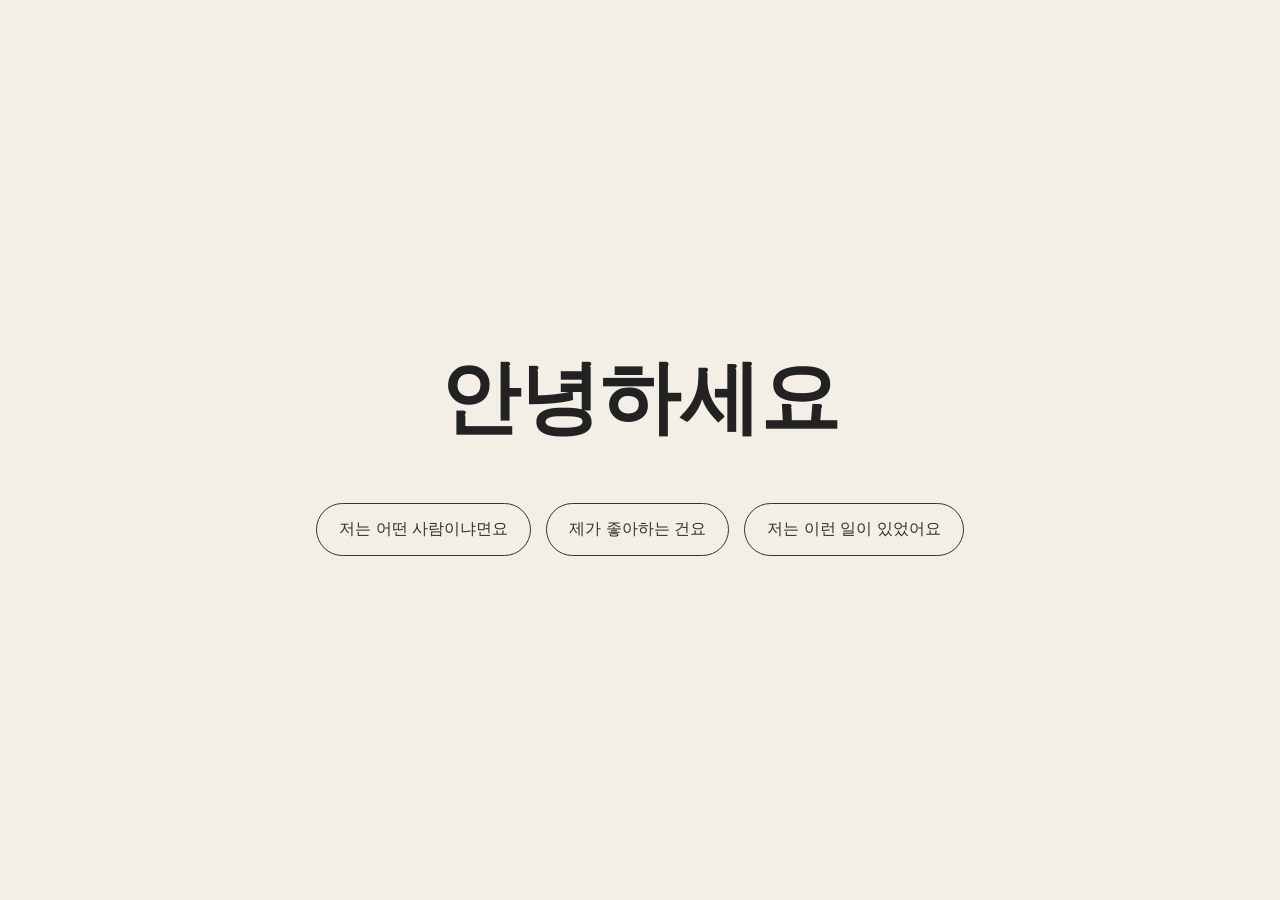
<file: index.html>
<!DOCTYPE html>
<html lang="ko">

<head>
    <meta charset="UTF-8">

    <!-- 모바일 화면에 맞게 크기 조절 -->
    <meta name="viewport" content="width=device-width, initial-scale=1.0">

    <title>나를 소개합니다</title>

    <style>

        /* =========================================
           기본 설정
        ========================================= */

        * {
            box-sizing: border-box;
        }


        body {
            margin: 0;

            min-height: 100vh;

            /* 첫 번째 버전과 동일하게 화면 가운데 정렬 */
            display: flex;
            justify-content: center;
            align-items: center;

            /* 기본 배경 */
            background-color: #f3efe7;

            font-family: Arial, "Noto Sans KR", sans-serif;

            /* 배경 그라데이션 전환 */
            transition: background 0.8s ease;

            overflow: hidden;
        }


        /* =========================================
           자기소개 전체 영역
           첫 번째 버전의 위치 유지
        ========================================= */

        .container {
            width: 90%;
            max-width: 900px;

            text-align: center;

            /*
                첫 번째 버전과 동일한 여백
            */
            padding: 40px 20px;

            /*
                제목과 버튼의 위치를 유지하기 위해
                relative를 사용
            */
            position: relative;

            z-index: 20;
        }


        /* =========================================
           안녕하세요
           첫 번째 버전의 위치 유지
        ========================================= */

        h1 {
            /*
                첫 번째 버전과 동일
            */
            margin: 0 0 50px;

            font-size: clamp(40px, 8vw, 80px);

            font-weight: 700;

            color: #222;
        }


        /* =========================================
           버튼 영역
           첫 번째 버전의 위치 유지
        ========================================= */

        .buttons {
            display: flex;

            justify-content: center;

            flex-wrap: wrap;

            gap: 15px;
        }


        /* 버튼 */
        .intro-button {
            padding: 15px 22px;

            border: 1px solid #333;

            border-radius: 30px;

            background-color: rgba(243, 239, 231, 0.6);

            color: #333;

            font-size: 16px;

            cursor: pointer;

            transition: all 0.25s ease;

            position: relative;

            z-index: 30;
        }


        /* 마우스를 올렸을 때 */
        .intro-button:hover {
            background-color: #333;

            color: white;

            transform: translateY(-3px);
        }


        /* 클릭했을 때 */
        .intro-button:active {
            transform: scale(0.95);
        }


        /* =========================================
           화면에 등장하는 단어
        ========================================= */

        .word {
            /*
                화면 전체를 기준으로 배치
            */
            position: fixed;

            z-index: 10;

            /*
                긴 문장도 화면 밖으로 나가지 않도록 함
            */
            max-width: 70vw;

            text-align: center;

            font-size: clamp(20px, 4vw, 45px);

            font-weight: bold;

            color: #222;

            pointer-events: none;

            /*
                등장 → 유지 → 사라짐
            */
            animation:
                appearAndDisappear 2.5s ease-in-out forwards;
        }


        /* =========================================
           단어 애니메이션
        ========================================= */

        @keyframes appearAndDisappear {

            0% {
                opacity: 0;

                transform:
                    translate(-50%, -50%)
                    scale(0.5);
            }

            20% {
                opacity: 1;

                transform:
                    translate(-50%, -50%)
                    scale(1);
            }

            70% {
                opacity: 1;

                transform:
                    translate(-50%, -50%)
                    scale(1.05);
            }

            100% {
                opacity: 0;

                transform:
                    translate(-50%, -50%)
                    scale(1.3);
            }
        }


        /* =========================================
           모바일
        ========================================= */

        @media (max-width: 600px) {

            /*
                첫 번째 버전의 모바일 구조 유지
            */
            .container {
                padding: 30px 15px;
            }


            h1 {
                margin-bottom: 40px;
            }


            .buttons {
                flex-direction: column;

                align-items: center;
            }


            .intro-button {
                width: 100%;

                max-width: 320px;

                padding: 14px 15px;

                font-size: 15px;
            }


            .word {
                max-width: 75vw;

                font-size: clamp(18px, 6vw, 32px);
            }
        }

    </style>
</head>


<body>


    <!-- =========================================
         자기소개 메인 영역
    ========================================= -->

    <main class="container">

        <!-- 첫 번째 버전과 동일한 위치 -->
        <h1>안녕하세요</h1>


        <!-- 첫 번째 버전과 동일한 버튼 구조 -->
        <div class="buttons">

            <button
                class="intro-button"
                onclick="showWords(personalityWords)">

                저는 어떤 사람이냐면요

            </button>


            <button
                class="intro-button"
                onclick="showWords(likeWords)">

                제가 좋아하는 건요

            </button>


            <button
                class="intro-button"
                onclick="showWords(experienceWords)">

                저는 이런 일이 있었어요

            </button>

        </div>

    </main>



    <script>

        /* =========================================
           자기소개 내용
        ========================================= */


        // 성격
        const personalityWords = [
            "내성적",
            "호기심",
            "조용함",
            "충동적"
        ];


        // 좋아하는 것
        const likeWords = [
            "도넛",
            "아이스크림",
            "종이",
            "산책",
            "인체그리기"
        ];


        // 경험
        const experienceWords = [
            "고등학교 정보 과목 1등급",
            "대학교 C프로그래밍 & 자료구조 과목 A+",
            "9모에서 지구과학 8등급"
        ];



        /* =========================================
           랜덤 그라데이션 색상
        ========================================= */

        const gradientColors = [
            "#ffecd2",
            "#fcb69f",
            "#a1c4fd",
            "#c2e9fb",
            "#d4fc79",
            "#96e6a1",
            "#fbc2eb",
            "#a6c1ee",
            "#84fab0",
            "#8fd3f4",
            "#fccb90",
            "#d57eeb"
        ];


        /* 랜덤 색상 선택 */
        function getRandomColor() {

            const randomIndex =
                Math.floor(
                    Math.random() *
                    gradientColors.length
                );

            return gradientColors[randomIndex];
        }


        /* =========================================
           랜덤 그라데이션 적용
        ========================================= */

        function changeBackground() {

            let color1 = getRandomColor();

            let color2 = getRandomColor();


            /* 같은 색이면 다시 선택 */
            while (color1 === color2) {

                color2 = getRandomColor();

            }


            document.body.style.background =
                `linear-gradient(
                    135deg,
                    ${color1},
                    ${color2}
                )`;
        }


        /* =========================================
           원래 배경으로 복귀
        ========================================= */

        function resetBackground() {

            document.body.style.background =
                "#f3efe7";
        }



        /* =========================================
           단어가 기존 요소와 겹치는지 확인
        ========================================= */

        function isOverlapping(rect1, rect2, gap) {

            /*
                두 사각형이 겹치는지 확인합니다.

                gap을 추가해서 단어 사이에
                여유 공간도 만들어 줍니다.
            */

            return (
                rect1.left <
                    rect2.right + gap &&

                rect1.right >
                    rect2.left - gap &&

                rect1.top <
                    rect2.bottom + gap &&

                rect1.bottom >
                    rect2.top - gap
            );
        }



        /* =========================================
           단어 표시
        ========================================= */

        function showWords(words) {

            /* -------------------------------------
               배경 변경
            ------------------------------------- */

            changeBackground();


            /* -------------------------------------
               기존 단어 삭제
            ------------------------------------- */

            document
                .querySelectorAll(".word")
                .forEach(function(word) {

                    word.remove();

                });



            /* -------------------------------------
               안녕하세요와 버튼의 실제 좌표 확인
            ------------------------------------- */

            const title =
                document.querySelector("h1");


            const buttons =
                document.querySelector(".buttons");


            /*
                제목의 실제 화면 좌표
            */
            const titleRect =
                title.getBoundingClientRect();


            /*
                버튼의 실제 화면 좌표
            */
            const buttonRect =
                buttons.getBoundingClientRect();



            /*
                제목과 버튼 주변에
                충분한 안전거리 추가
            */

            const safeGap = 30;


            /*
                단어가 절대로 들어가면 안 되는
                '안녕하세요 + 버튼' 영역을 하나로 만듭니다.

                화면 중앙에 있는 이 영역을 피해서
                단어가 좌우 공간 등에 나타납니다.
            */

            const forbiddenArea = {

                left:
                    titleRect.left - safeGap,

                right:
                    titleRect.right + safeGap,

                top:
                    titleRect.top - safeGap,

                bottom:
                    buttonRect.bottom + safeGap

            };



            /* -------------------------------------
               이미 배치한 단어 위치 저장
            ------------------------------------- */

            const placedWords = [];



            /* -------------------------------------
               단어 생성
            ------------------------------------- */

            words.forEach(function(word, index) {


                /*
                    새로운 span 생성
                */
                const wordElement =
                    document.createElement("span");


                wordElement.textContent =
                    word;


                wordElement.classList.add("word");


                /*
                    먼저 화면에 넣어서
                    실제 크기를 측정합니다.
                */
                document.body.appendChild(
                    wordElement
                );


                const wordWidth =
                    wordElement.offsetWidth;


                const wordHeight =
                    wordElement.offsetHeight;



                let positionFound = false;

                let finalX = 0;

                let finalY = 0;



                /* ---------------------------------
                   적절한 위치를 최대 200번 탐색
                --------------------------------- */

                for (
                    let attempt = 0;
                    attempt < 200;
                    attempt++
                ) {


                    /*
                        화면 가장자리와
                        충분한 거리를 둡니다.
                    */

                    const minX =
                        wordWidth / 2 + 20;


                    const maxX =
                        window.innerWidth -
                        wordWidth / 2 -
                        20;


                    const minY =
                        wordHeight / 2 + 20;


                    const maxY =
                        window.innerHeight -
                        wordHeight / 2 -
                        20;



                    /*
                        랜덤 좌표 생성
                    */

                    const randomX =
                        Math.random() *
                        (maxX - minX) +
                        minX;


                    const randomY =
                        Math.random() *
                        (maxY - minY) +
                        minY;



                    /*
                        새 단어가 차지할 공간
                    */

                    const newRect = {

                        left:
                            randomX -
                            wordWidth / 2,

                        right:
                            randomX +
                            wordWidth / 2,

                        top:
                            randomY -
                            wordHeight / 2,

                        bottom:
                            randomY +
                            wordHeight / 2
                    };



                    /* ---------------------------------
                       제목/버튼 영역과 겹치는지 확인
                    --------------------------------- */

                    if (
                        isOverlapping(
                            newRect,
                            forbiddenArea,
                            0
                        )
                    ) {

                        /*
                            겹치면 이 위치를 버리고
                            다시 랜덤 위치를 찾습니다.
                        */

                        continue;
                    }



                    /* ---------------------------------
                       다른 단어와 겹치는지 확인
                    --------------------------------- */

                    let wordOverlap = false;


                    for (
                        const oldRect
                        of placedWords
                    ) {

                        if (
                            isOverlapping(
                                newRect,
                                oldRect,
                                30
                            )
                        ) {

                            wordOverlap = true;

                            break;
                        }
                    }



                    /*
                        다른 단어와도 겹치지 않는다면
                        이 위치를 사용합니다.
                    */

                    if (!wordOverlap) {

                        finalX = randomX;

                        finalY = randomY;


                        /*
                            위치를 저장해서
                            다음 단어와 겹치지 않게 합니다.
                        */
                        placedWords.push(newRect);


                        positionFound = true;

                        break;
                    }

                }



                /* ---------------------------------
                   위치를 찾지 못한 경우
                --------------------------------- */

                if (!positionFound) {

                    /*
                        충분히 탐색했는데도
                        공간이 없다면 단어를 화면에
                        표시하지 않습니다.

                        이것이 단어가 제목이나 버튼 위에
                        강제로 나타나는 것을 방지합니다.
                    */

                    wordElement.remove();

                    return;
                }



                /* ---------------------------------
                   최종 위치 적용
                --------------------------------- */

                wordElement.style.left =
                    finalX + "px";


                wordElement.style.top =
                    finalY + "px";


                /*
                    단어마다 조금씩 늦게 등장
                */
                wordElement.style.animationDelay =
                    (index * 0.15) + "s";



                /* ---------------------------------
                   애니메이션이 끝나면 삭제
                --------------------------------- */

                setTimeout(function() {

                    wordElement.remove();

                }, 3000 + (index * 150));

            });



            /* -------------------------------------
               모든 단어가 사라지면
               원래 배경으로 돌아감
            ------------------------------------- */

            const totalTime =
                3000 +
                ((words.length - 1) * 150);


            setTimeout(function() {

                resetBackground();

            }, totalTime + 200);

        }

    </script>

</body>
</html>
</file>
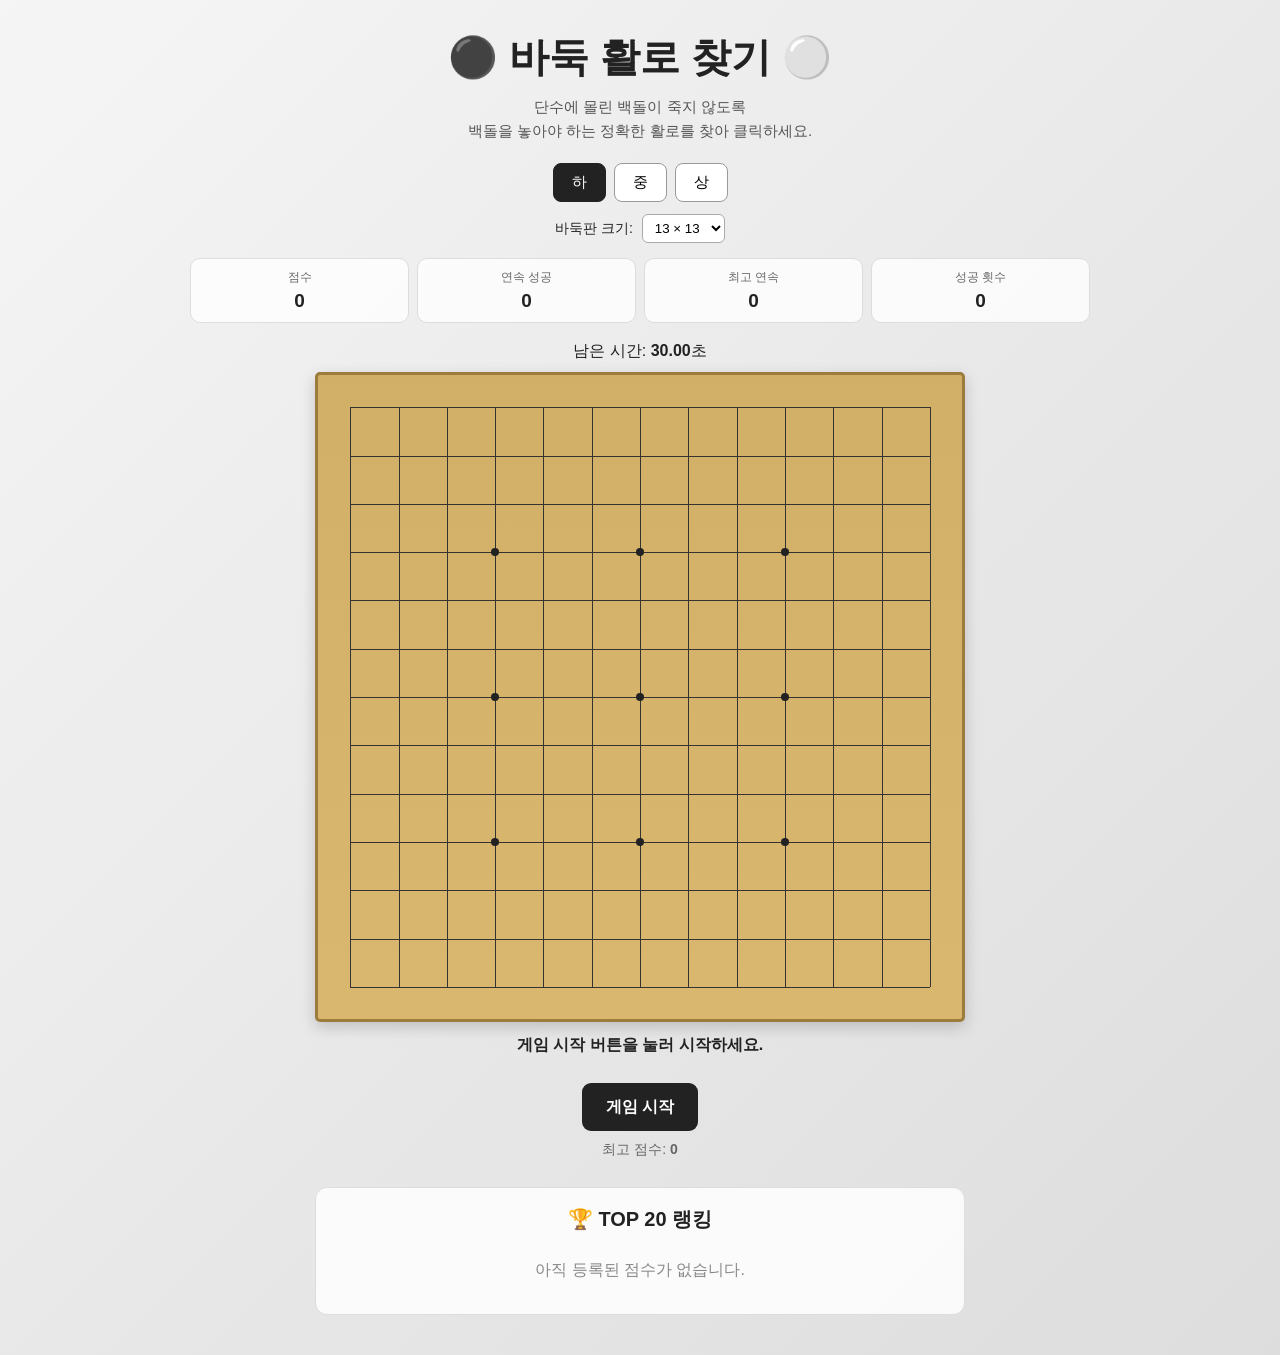
<file: t02/index.html>
<!DOCTYPE html>
<html lang="ko">
<head>
  <meta charset="UTF-8">

  <!-- 모바일에서도 화면 크기에 맞게 보이도록 설정 -->
  <meta name="viewport" content="width=device-width, initial-scale=1.0">

  <title>⚫ 바둑 활로 찾기 ⚪</title>

  <style>
    * {
      box-sizing: border-box;
    }

    body {
      margin: 0;
      min-height: 100vh;
      font-family: Arial, "Noto Sans KR", sans-serif;
      background: linear-gradient(135deg, #f5f5f5, #dddddd);
      color: #222;
      display: flex;
      justify-content: center;
      align-items: flex-start;
      padding: 25px 12px 40px;
    }

    .container {
      width: 100%;
      max-width: 900px;
      text-align: center;
    }

    h1 {
      margin: 5px 0 10px;
      font-size: clamp(25px, 5vw, 40px);
    }

    .description {
      margin: 0 auto 20px;
      line-height: 1.6;
      font-size: 15px;
      color: #555;
    }

    /* -------------------------
       난이도 버튼
    ------------------------- */

    .difficulty-area {
      display: flex;
      justify-content: center;
      gap: 8px;
      flex-wrap: wrap;
      margin-bottom: 12px;
    }

    button,
    select {
      font-family: inherit;
    }

    .difficulty-button {
      border: 1px solid #999;
      background: white;
      padding: 9px 18px;
      border-radius: 8px;
      cursor: pointer;
      font-size: 15px;
      transition: 0.15s;
    }

    .difficulty-button:hover {
      background: #eeeeee;
    }

    .difficulty-button.active {
      background: #222;
      color: white;
      border-color: #222;
    }

    .difficulty-button:disabled {
      opacity: 0.45;
      cursor: not-allowed;
    }

    .board-size-area {
      margin-bottom: 15px;
      font-size: 14px;
    }

    #boardSize {
      margin-left: 5px;
      padding: 5px 8px;
      border-radius: 6px;
      border: 1px solid #aaa;
      background: white;
    }

    #boardSize:disabled {
      opacity: 0.5;
    }

    /* -------------------------
       점수 정보
    ------------------------- */

    .info-area {
      display: grid;
      grid-template-columns: repeat(4, 1fr);
      gap: 8px;
      margin-bottom: 18px;
    }

    .info-box {
      background: rgba(255, 255, 255, 0.8);
      border: 1px solid #ddd;
      border-radius: 10px;
      padding: 10px 5px;
    }

    .info-title {
      display: block;
      font-size: 12px;
      color: #666;
      margin-bottom: 4px;
    }

    .info-value {
      font-size: 19px;
      font-weight: bold;
    }

    #remainingTime.warning {
      color: #d22;
    }

    /* -------------------------
       바둑판
    ------------------------- */

    #board {
      position: relative;
      width: min(88vw, 650px);
      aspect-ratio: 1 / 1;
      margin: 0 auto;
      background:
        linear-gradient(
          to bottom,
          rgba(0, 0, 0, 0.03),
          rgba(255, 255, 255, 0.03)
        ),
        #d8b56a;
      border: 3px solid #9c7c3d;
      border-radius: 5px;
      box-shadow: 0 5px 15px rgba(0, 0, 0, 0.18);
      overflow: hidden;
      touch-action: manipulation;
    }

    .grid-line {
      position: absolute;
      background: #333;
      pointer-events: none;
      z-index: 1;
    }

    .grid-line.horizontal {
      left: 5%;
      width: 90%;
      height: 1px;
    }

    .grid-line.vertical {
      top: 5%;
      height: 90%;
      width: 1px;
    }

    .star {
      position: absolute;
      width: 8px;
      height: 8px;
      background: #222;
      border-radius: 50%;
      transform: translate(-50%, -50%);
      z-index: 2;
      pointer-events: none;
    }

    .stone {
      position: absolute;
      transform: translate(-50%, -50%);
      border-radius: 50%;
      z-index: 5;
      pointer-events: none;
      box-shadow:
        1px 2px 4px rgba(0, 0, 0, 0.35),
        inset -2px -2px 3px rgba(0, 0, 0, 0.15);
    }

    .stone.black {
      background: radial-gradient(
        circle at 35% 30%,
        #555,
        #111 55%,
        #000 100%
      );
    }

    .stone.white {
      background: radial-gradient(
        circle at 35% 30%,
        #ffffff,
        #eeeeee 60%,
        #cccccc 100%
      );
      border: 1px solid #aaa;
    }

    /*
      클릭 영역은 돌보다 위에 있지만
      실제 돌보다 조금 크게 만들어 모바일에서도
      클릭하기 쉽게 한다.
    */
    .click-point {
      position: absolute;
      transform: translate(-50%, -50%);
      border-radius: 50%;
      width: 7%;
      height: 7%;
      min-width: 25px;
      min-height: 25px;
      z-index: 10;
      cursor: pointer;
      background: transparent;
    }

    .click-point:hover {
      background: rgba(255, 255, 255, 0.2);
    }

    .click-point.correct-hint {
      background: rgba(255, 255, 0, 0.45);
      box-shadow: 0 0 12px rgba(255, 220, 0, 0.8);
    }

    /* -------------------------
       게임 버튼
    ------------------------- */

    .game-controls {
      margin-top: 18px;
      min-height: 48px;
      display: flex;
      justify-content: center;
      gap: 8px;
      flex-wrap: wrap;
    }

    .main-button {
      border: none;
      border-radius: 9px;
      padding: 11px 24px;
      font-size: 16px;
      font-weight: bold;
      cursor: pointer;
      background: #222;
      color: white;
      transition: 0.15s;
    }

    .main-button:hover {
      transform: translateY(-1px);
      opacity: 0.9;
    }

    .secondary-button {
      border: 1px solid #888;
      border-radius: 9px;
      padding: 11px 22px;
      font-size: 16px;
      cursor: pointer;
      background: white;
      color: #222;
    }

    .secondary-button:hover {
      background: #eeeeee;
    }

    #message {
      min-height: 30px;
      margin: 13px auto 5px;
      font-weight: bold;
      font-size: 16px;
    }

    /* -------------------------
       랭킹
    ------------------------- */

    #rankingSection {
      margin: 28px auto 0;
      width: min(94vw, 650px);
      background: rgba(255, 255, 255, 0.85);
      border: 1px solid #ddd;
      border-radius: 12px;
      padding: 18px;
    }

    #rankingSection h2 {
      margin: 0 0 12px;
      font-size: 20px;
    }

    .ranking-table {
      width: 100%;
      border-collapse: collapse;
      font-size: 14px;
    }

    .ranking-table th,
    .ranking-table td {
      padding: 7px 5px;
      border-bottom: 1px solid #eee;
    }

    .ranking-table th {
      color: #666;
      font-size: 12px;
    }

    .ranking-empty {
      color: #888;
      padding: 15px;
    }

    /* -------------------------
       결과 화면
    ------------------------- */

    #resultScreen {
      display: none;
      width: 100%;
      max-width: 700px;
      margin: 20px auto;
    }

    .result-card {
      background: rgba(255, 255, 255, 0.92);
      border-radius: 15px;
      padding: 28px 18px;
      box-shadow: 0 5px 20px rgba(0, 0, 0, 0.12);
    }

    .result-card h2 {
      margin-top: 0;
      font-size: 28px;
    }

    .final-score {
      font-size: 42px;
      font-weight: bold;
      margin: 18px 0;
    }

    .bonus-text {
      font-size: 19px;
      font-weight: bold;
      margin: 12px 0;
    }

    .result-details {
      line-height: 1.9;
      color: #555;
      margin-bottom: 20px;
    }

    /* -------------------------
       난이도 변경 팝업
    ------------------------- */

    #promotionModal {
      display: none;
      position: fixed;
      inset: 0;
      background: rgba(0, 0, 0, 0.55);
      z-index: 1000;
      justify-content: center;
      align-items: center;
      padding: 20px;
    }

    .modal-box {
      width: min(90vw, 420px);
      background: white;
      border-radius: 14px;
      padding: 25px 20px;
      box-shadow: 0 10px 30px rgba(0, 0, 0, 0.3);
    }

    .modal-box h3 {
      margin-top: 0;
    }

    .modal-buttons {
      display: flex;
      justify-content: center;
      gap: 10px;
      margin-top: 20px;
    }

    .modal-buttons button {
      padding: 10px 25px;
      border-radius: 8px;
      border: 1px solid #aaa;
      cursor: pointer;
      background: white;
    }

    .modal-buttons .yes {
      background: #222;
      color: white;
      border-color: #222;
    }

    /* -------------------------
       모바일
    ------------------------- */

    @media (max-width: 600px) {
      body {
        padding-top: 15px;
      }

      .description {
        font-size: 13px;
        padding: 0 8px;
      }

      .info-area {
        grid-template-columns: repeat(2, 1fr);
      }

      .info-value {
        font-size: 17px;
      }

      #board {
        width: min(94vw, 650px);
      }

      .game-controls .main-button,
      .game-controls .secondary-button {
        flex: 1;
        min-width: 130px;
      }

      .final-score {
        font-size: 34px;
      }
    }
  </style>
</head>

<body>

  <div class="container">

    <!-- =========================
         실제 게임 화면
    ========================== -->
    <div id="gameScreen">

      <h1>⚫ 바둑 활로 찾기 ⚪</h1>

      <p class="description">
        단수에 몰린 백돌이 죽지 않도록<br>
        백돌을 놓아야 하는 정확한 활로를 찾아 클릭하세요.
      </p>

      <!-- 난이도 -->
      <div class="difficulty-area">
        <button id="easyButton" class="difficulty-button active">
          하
        </button>

        <button id="normalButton" class="difficulty-button">
          중
        </button>

        <button id="hardButton" class="difficulty-button">
          상
        </button>
      </div>

      <!-- 바둑판 크기 -->
      <div class="board-size-area">
        바둑판 크기:
        <select id="boardSize">
          <option value="9">9 × 9</option>
          <option value="13" selected>13 × 13</option>
          <option value="19">19 × 19</option>
        </select>
      </div>

      <!-- 게임 정보 -->
      <div class="info-area">

        <div class="info-box">
          <span class="info-title">점수</span>
          <span id="score" class="info-value">0</span>
        </div>

        <div class="info-box">
          <span class="info-title">연속 성공</span>
          <span id="streak" class="info-value">0</span>
        </div>

        <div class="info-box">
          <span class="info-title">최고 연속</span>
          <span id="bestStreak" class="info-value">0</span>
        </div>

        <div class="info-box">
          <span class="info-title">성공 횟수</span>
          <span id="solved" class="info-value">0</span>
        </div>

      </div>

      <!-- 남은 시간 -->
      <div style="margin-bottom: 10px;">
        남은 시간:
        <strong id="remainingTime">30.00</strong>초
      </div>

      <!-- 바둑판 -->
      <div id="board"></div>

      <!-- 메시지 -->
      <div id="message">
        게임 시작 버튼을 눌러 시작하세요.
      </div>

      <!-- 게임 컨트롤 -->
      <div class="game-controls">

        <!-- 시작 전 -->
        <button id="startButton" class="main-button">
          게임 시작
        </button>

        <!-- 게임 중 -->
        <div id="runningControls" style="display: none; width: 100%; justify-content: center; gap: 8px; flex-wrap: wrap;">

          <button id="resetButton" class="secondary-button">
            초기화
          </button>

          <button id="pauseButton" class="secondary-button">
            일시정지
          </button>

        </div>

      </div>

      <div style="margin-top: 10px; font-size: 14px; color: #666;">
        최고 점수:
        <strong id="highScore">0</strong>
      </div>

      <!-- 게임 화면 아래 랭킹 -->
      <section id="rankingSection">
        <h2>🏆 TOP 20 랭킹</h2>
        <div id="rankingContent"></div>
      </section>

    </div>


    <!-- =========================
         최종 결과 화면
    ========================== -->

    <div id="resultScreen">

      <div class="result-card">

        <h2 id="resultTitle">
          게임 종료
        </h2>

        <div id="resultReason">
          게임이 종료되었습니다.
        </div>

        <div class="final-score">
          <span id="finalScore">0</span>점
        </div>

        <div id="bonusText" class="bonus-text"></div>

        <div class="result-details">
          성공 횟수:
          <strong id="finalSolved">0</strong>회
          <br>

          최고 연속 성공:
          <strong id="finalBestStreak">0</strong>회
          <br>

          플레이 시간:
          <strong id="finalTime">0.00</strong>초
        </div>

        <button id="restartButton" class="main-button">
          다시 게임하기
        </button>

      </div>

      <section id="rankingSectionResult" style="
        margin: 25px auto 0;
        width: min(94vw, 650px);
        background: rgba(255,255,255,0.92);
        border: 1px solid #ddd;
        border-radius: 12px;
        padding: 18px;
      ">
        <h2 style="font-size:20px; margin-top:0;">
          🏆 TOP 20 랭킹
        </h2>

        <div id="rankingContentResult"></div>
      </section>

    </div>

  </div>


  <!-- =========================
       난이도 상승 팝업
  ========================== -->

  <div id="promotionModal">

    <div class="modal-box">

      <h3 id="promotionTitle">
        다음 난이도로 넘어갈까요?
      </h3>

      <p id="promotionMessage">
        10번 연속 성공했습니다.
      </p>

      <div class="modal-buttons">

        <button id="promotionYes" class="yes">
          예
        </button>

        <button id="promotionNo">
          아니오
        </button>

      </div>

    </div>

  </div>


  <script>

    /* =========================================================
       기본 설정
    ========================================================= */

    const TIME_LIMIT = 30;

    let BOARD_SIZE = 13;

    let difficulty = "easy";

    /*
      난이도별 문제 설정

      하:
      흑돌 약 3개 / 백돌 1개

      중:
      흑돌 약 10개 / 백돌 약 4개

      상:
      흑돌 18개 / 백돌 12개 이상
    */
    const difficultySettings = {

      easy: {
        black: 3,
        white: 1,
        groupSize: 1
      },

      normal: {
        black: 10,
        white: 4,
        groupSize: 3
      },

      hard: {
        black: 18,
        white: 12,
        groupSizeMin: 5,
        groupSizeMax: 9
      }

    };


    /* =========================================================
       게임 상태
    ========================================================= */

    let gameRunning = false;

    let isPaused = false;

    let promotionOpen = false;

    /*
      타이머 관련 변수

      runElapsed:
      이미 지나간 시간

      runStartedAt:
      현재 타이머가 다시 시작된 시각

      중요한 점:
      새로운 기보가 나와도 이 값을 초기화하지 않는다.
      따라서 같은 난이도에서 문제를 계속 풀어도
      30초 타이머가 계속 이어진다.
    */
    let runElapsed = 0;
    let runStartedAt = 0;

    let timer = null;

    /* 현재 문제 */
    let correctLiberty = null;
    let targetGroup = [];

    /* 바둑돌 */
    let occupied = new Map();


    /* 점수 */
    let score = 0;
    let streak = 0;
    let bestStreak = 0;
    let solved = 0;

    /*
      이번 게임에서 이미 랭킹을 저장했는지 확인
      중복 저장을 방지한다.
    */
    let scoreSaved = false;

    /*
      상 난이도 10연속 성공 시 지급되는 보너스
    */
    let finalBonus = 0;


    /* =========================================================
       HTML 요소 가져오기
    ========================================================= */

    const board = document.getElementById("board");

    const scoreElement = document.getElementById("score");
    const streakElement = document.getElementById("streak");
    const bestStreakElement = document.getElementById("bestStreak");
    const solvedElement = document.getElementById("solved");
    const remainingTimeElement = document.getElementById("remainingTime");

    const messageElement = document.getElementById("message");

    const startButton = document.getElementById("startButton");
    const runningControls = document.getElementById("runningControls");

    const resetButton = document.getElementById("resetButton");
    const pauseButton = document.getElementById("pauseButton");

    const boardSizeSelect = document.getElementById("boardSize");

    const easyButton = document.getElementById("easyButton");
    const normalButton = document.getElementById("normalButton");
    const hardButton = document.getElementById("hardButton");

    const highScoreElement = document.getElementById("highScore");

    const promotionModal = document.getElementById("promotionModal");
    const promotionTitle = document.getElementById("promotionTitle");
    const promotionMessage = document.getElementById("promotionMessage");

    const promotionYes = document.getElementById("promotionYes");
    const promotionNo = document.getElementById("promotionNo");

    const gameScreen = document.getElementById("gameScreen");
    const resultScreen = document.getElementById("resultScreen");

    const finalScoreElement = document.getElementById("finalScore");
    const finalSolvedElement = document.getElementById("finalSolved");
    const finalBestStreakElement = document.getElementById("finalBestStreak");
    const finalTimeElement = document.getElementById("finalTime");

    const resultReasonElement = document.getElementById("resultReason");
    const bonusTextElement = document.getElementById("bonusText");

    const restartButton = document.getElementById("restartButton");

    const rankingContent = document.getElementById("rankingContent");
    const rankingContentResult = document.getElementById("rankingContentResult");


    /* =========================================================
       유틸리티 함수
    ========================================================= */

    function cellKey(x, y) {
      return `${x},${y}`;
    }


    function randomInteger(min, max) {
      return Math.floor(
        Math.random() * (max - min + 1)
      ) + min;
    }


    function shuffle(array) {

      const copied = [...array];

      for (let i = copied.length - 1; i > 0; i--) {

        const j = Math.floor(
          Math.random() * (i + 1)
        );

        [copied[i], copied[j]] =
          [copied[j], copied[i]];
      }

      return copied;
    }


    function isInside(x, y) {
      return (
        x >= 0 &&
        x < BOARD_SIZE &&
        y >= 0 &&
        y < BOARD_SIZE
      );
    }


    function neighbors(x, y) {

      const result = [];

      const directions = [
        [1, 0],
        [-1, 0],
        [0, 1],
        [0, -1]
      ];

      for (const [dx, dy] of directions) {

        const nx = x + dx;
        const ny = y + dy;

        if (isInside(nx, ny)) {
          result.push([nx, ny]);
        }
      }

      return result;
    }


    function getPercent(index) {

      if (BOARD_SIZE === 1) {
        return 50;
      }

      return (
        5 +
        (index / (BOARD_SIZE - 1)) * 90
      );
    }


    /* =========================================================
       바둑판 그리기
    ========================================================= */

    function getStoneSize() {

      if (BOARD_SIZE === 19) {
        return 4.65;
      }

      if (BOARD_SIZE === 13) {
        return 6.8;
      }

      return 7.2;
    }


    function drawBoard() {

      board.innerHTML = "";

      /*
        가로선
      */
      for (let y = 0; y < BOARD_SIZE; y++) {

        const line = document.createElement("div");

        line.className = "grid-line horizontal";

        line.style.top =
          `${getPercent(y)}%`;

        board.appendChild(line);
      }


      /*
        세로선
      */
      for (let x = 0; x < BOARD_SIZE; x++) {

        const line = document.createElement("div");

        line.className = "grid-line vertical";

        line.style.left =
          `${getPercent(x)}%`;

        board.appendChild(line);
      }


      /*
        화점
      */
      let starIndexes = [];

      if (BOARD_SIZE === 9) {

        starIndexes = [2, 6];

      } else if (BOARD_SIZE === 13) {

        starIndexes = [3, 6, 9];

      } else if (BOARD_SIZE === 19) {

        starIndexes = [3, 9, 15];
      }


      for (const x of starIndexes) {

        for (const y of starIndexes) {

          /*
            9×9에서는 가운데 화점도 표시
            13×13, 19×19도 동일하게 표시
          */

          const star = document.createElement("div");

          star.className = "star";

          star.style.left =
            `${getPercent(x)}%`;

          star.style.top =
            `${getPercent(y)}%`;

          board.appendChild(star);
        }
      }


      drawStones();

      /*
        게임 중일 때만 클릭 영역 생성
      */
      if (gameRunning && !isPaused) {
        createClickPoints();
      }
    }


    function drawStones() {

      const stoneSize = getStoneSize();

      for (const [key, color] of occupied) {

        const [x, y] =
          key.split(",").map(Number);

        const stone =
          document.createElement("div");

        stone.className =
          `stone ${color}`;

        stone.style.width =
          `${stoneSize}%`;

        stone.style.height =
          `${stoneSize}%`;

        stone.style.left =
          `${getPercent(x)}%`;

        stone.style.top =
          `${getPercent(y)}%`;

        board.appendChild(stone);
      }
    }


    function createClickPoints() {

      for (let x = 0; x < BOARD_SIZE; x++) {

        for (let y = 0; y < BOARD_SIZE; y++) {

          /*
            이미 돌이 있는 위치는 클릭할 필요가 없다.
          */
          if (occupied.has(cellKey(x, y))) {
            continue;
          }

          const point =
            document.createElement("div");

          point.className = "click-point";

          point.style.left =
            `${getPercent(x)}%`;

          point.style.top =
            `${getPercent(y)}%`;

          point.dataset.x = x;
          point.dataset.y = y;

          point.addEventListener(
            "click",
            handleBoardClick
          );

          board.appendChild(point);
        }
      }
    }


    /* =========================================================
       바둑돌 배치 / 그룹 계산
    ========================================================= */

    function placeStone(x, y, color) {

      if (!isInside(x, y)) {
        return false;
      }

      const key = cellKey(x, y);

      if (occupied.has(key)) {
        return false;
      }

      occupied.set(key, color);

      return true;
    }


    function getGroup(x, y) {

      const startKey = cellKey(x, y);

      if (!occupied.has(startKey)) {
        return [];
      }

      const color =
        occupied.get(startKey);

      const group = [];

      const visited = new Set();

      const queue = [[x, y]];

      visited.add(startKey);

      while (queue.length > 0) {

        const [cx, cy] =
          queue.shift();

        group.push([cx, cy]);

        for (const [nx, ny] of neighbors(cx, cy)) {

          const key =
            cellKey(nx, ny);

          if (
            !visited.has(key) &&
            occupied.get(key) === color
          ) {

            visited.add(key);

            queue.push([nx, ny]);
          }
        }
      }

      return group;
    }


    function getGroupLiberties(group) {

      const liberties = new Set();

      for (const [x, y] of group) {

        for (const [nx, ny] of neighbors(x, y)) {

          const key =
            cellKey(nx, ny);

          if (!occupied.has(key)) {
            liberties.add(key);
          }
        }
      }

      return Array.from(liberties)
        .map(key =>
          key.split(",").map(Number)
        );
    }


    /* =========================================================
       백돌 착수 가능 여부 확인
    ========================================================= */

    function isLegalWhiteMove(x, y) {

      const key = cellKey(x, y);

      if (occupied.has(key)) {
        return false;
      }

      /*
        임시로 백돌을 놓는다.
      */
      occupied.set(key, "white");

      /*
        주변에 있는 흑돌 중 활로가 0개가 된 그룹은
        잡힌 것으로 간주한다.
      */
      for (const [nx, ny] of neighbors(x, y)) {

        if (
          occupied.get(cellKey(nx, ny)) === "black"
        ) {

          const blackGroup =
            getGroup(nx, ny);

          const liberties =
            getGroupLiberties(blackGroup);

          if (liberties.length === 0) {

            /*
              잡힌 흑돌을 임시로 제거한다.
              실제 문제 생성에서는 필요하지 않지만
              합법성 판단을 위해 사용한다.
            */
          }
        }
      }

      /*
        실제 착수 후 백 그룹의 활로를 확인하기 위해
        잡힐 흑돌을 임시 제거한다.
      */

      const capturedKeys = [];

      for (const [nx, ny] of neighbors(x, y)) {

        if (
          occupied.get(cellKey(nx, ny)) === "black"
        ) {

          const blackGroup =
            getGroup(nx, ny);

          const liberties =
            getGroupLiberties(blackGroup);

          if (liberties.length === 0) {

            for (const [gx, gy] of blackGroup) {

              const gKey =
                cellKey(gx, gy);

              capturedKeys.push([
                gKey,
                "black"
              ]);

              occupied.delete(gKey);
            }
          }
        }
      }

      const whiteGroup =
        getGroup(x, y);

      const whiteLiberties =
        getGroupLiberties(whiteGroup);

      const legal =
        whiteLiberties.length > 0 ||
        capturedKeys.length > 0;

      /*
        원래 상태로 되돌린다.
      */
      occupied.delete(key);

      for (const [restoreKey, color] of capturedKeys) {
        occupied.set(restoreKey, color);
      }

      return legal;
    }


    /* =========================================================
       연결된 그룹 생성
    ========================================================= */

    function createRandomConnectedGroup(size) {

      for (let attempt = 0; attempt < 300; attempt++) {

        const startX =
          randomInteger(2, BOARD_SIZE - 3);

        const startY =
          randomInteger(2, BOARD_SIZE - 3);

        const group = [
          [startX, startY]
        ];

        const groupSet =
          new Set([
            cellKey(startX, startY)
          ]);

        while (group.length < size) {

          const candidates = [];

          for (const [x, y] of group) {

            for (const [nx, ny] of neighbors(x, y)) {

              const key =
                cellKey(nx, ny);

              if (
                !groupSet.has(key) &&
                !occupied.has(key)
              ) {

                candidates.push([nx, ny]);
              }
            }
          }

          if (candidates.length === 0) {
            break;
          }

          const next =
            candidates[
              randomInteger(
                0,
                candidates.length - 1
              )
            ];

          group.push(next);

          groupSet.add(
            cellKey(next[0], next[1])
          );
        }

        if (group.length === size) {

          return group;
        }
      }

      return null;
    }


    /* =========================================================
       상 난이도용 다양한 모양
    ========================================================= */

    const hardShapes = [

      /* 일자 */
      [
        [0,0],
        [1,0],
        [2,0],
        [3,0],
        [4,0]
      ],

      /* L */
      [
        [0,0],
        [0,1],
        [0,2],
        [1,2],
        [2,2]
      ],

      /* 긴 L */
      [
        [0,0],
        [0,1],
        [0,2],
        [0,3],
        [1,3],
        [2,3]
      ],

      /* T */
      [
        [0,0],
        [1,0],
        [2,0],
        [1,1],
        [1,2]
      ],

      /* + */
      [
        [1,0],
        [0,1],
        [1,1],
        [2,1],
        [1,2]
      ],

      /* 계단 */
      [
        [0,0],
        [1,0],
        [1,1],
        [2,1],
        [2,2],
        [3,2]
      ],

      /* Z */
      [
        [0,0],
        [1,0],
        [1,1],
        [2,1],
        [2,2],
        [3,2]
      ],

      /* U */
      [
        [0,0],
        [0,1],
        [0,2],
        [1,2],
        [2,2],
        [2,1],
        [2,0]
      ],

      /* 작은 덩어리 */
      [
        [0,0],
        [1,0],
        [0,1],
        [1,1],
        [2,1],
        [1,2]
      ],

      /* 비대칭 */
      [
        [0,0],
        [1,0],
        [2,0],
        [0,1],
        [1,2],
        [2,2],
        [3,2]
      ]

    ];


    function normalizeShape(shape) {

      const minX =
        Math.min(...shape.map(p => p[0]));

      const minY =
        Math.min(...shape.map(p => p[1]));

      return shape.map(
        ([x, y]) => [
          x - minX,
          y - minY
        ]
      );
    }


    function rotateShape(shape) {

      return normalizeShape(
        shape.map(
          ([x, y]) => [-y, x]
        )
      );
    }


    function flipShape(shape) {

      return normalizeShape(
        shape.map(
          ([x, y]) => [-x, y]
        )
      );
    }


    function getRandomHardShape() {

      let shape =
        hardShapes[
          randomInteger(
            0,
            hardShapes.length - 1
          )
        ];

      shape =
        shape.map(p => [...p]);

      const rotationCount =
        randomInteger(0, 3);

      for (
        let i = 0;
        i < rotationCount;
        i++
      ) {
        shape = rotateShape(shape);
      }

      if (Math.random() < 0.5) {
        shape = flipShape(shape);
      }

      return normalizeShape(shape);
    }


    /* =========================================================
       상 난이도 백돌이 흑돌의 큰 집에 갇히는 것 방지
    ========================================================= */

    function isEmptyRegionConnectedToEdge(startX, startY) {

      const startKey =
        cellKey(startX, startY);

      if (occupied.has(startKey)) {
        return false;
      }

      const queue = [[startX, startY]];

      const visited = new Set([startKey]);

      while (queue.length > 0) {

        const [x, y] =
          queue.shift();

        /*
          빈 공간이 바둑판 가장자리까지
          연결되어 있다면 흑돌의 집 안이 아니다.
        */
        if (
          x === 0 ||
          y === 0 ||
          x === BOARD_SIZE - 1 ||
          y === BOARD_SIZE - 1
        ) {
          return true;
        }

        for (const [nx, ny] of neighbors(x, y)) {

          const key =
            cellKey(nx, ny);

          if (
            !occupied.has(key) &&
            !visited.has(key)
          ) {

            visited.add(key);

            queue.push([nx, ny]);
          }
        }
      }

      return false;
    }


    function hasWhiteInsideBlackHouse() {

      for (const [key, color] of occupied) {

        if (color !== "white") {
          continue;
        }

        const [x, y] =
          key.split(",").map(Number);

        const group =
          getGroup(x, y);

        /*
          현재 단수 문제의 목표 그룹은
          일부러 흑돌에 둘러싸여 있으므로 제외한다.
        */
        if (
          targetGroup.length > 0 &&
          group.some(
            ([gx, gy]) =>
              targetGroup.some(
                ([tx, ty]) =>
                  gx === tx && gy === ty
              )
          )
        ) {
          continue;
        }

        const liberties =
          getGroupLiberties(group);

        /*
          활로가 하나도 없다면 이미 죽은 돌이므로
          잘못된 기보로 판단한다.
        */
        if (liberties.length === 0) {
          return true;
        }

        /*
          백돌의 활로가 모두 가장자리로 연결되지 않은
          하나의 닫힌 공간 안에 있다면
          흑돌의 집에 갇힌 것으로 판단한다.
        */
        let connectedToEdge = false;

        for (const [lx, ly] of liberties) {

          if (
            isEmptyRegionConnectedToEdge(
              lx,
              ly
            )
          ) {

            connectedToEdge = true;
            break;
          }
        }

        if (!connectedToEdge) {
          return true;
        }
      }

      return false;
    }


    /* =========================================================
       목표 백 그룹 생성
    ========================================================= */

    function createTargetGroup() {

      const settings =
        difficultySettings[difficulty];

      /*
        상 난이도에서는 중앙의 열린 공간에
        목표 그룹을 배치한다.

        가장자리에서 최소 3칸 이상 떨어뜨려
        흑돌의 큰 집에 들어간 것처럼 보이는
        문제를 방지한다.
      */

      if (difficulty === "hard") {

        for (let attempt = 0; attempt < 200; attempt++) {

          const shape =
            getRandomHardShape();

          const maxX =
            Math.max(...shape.map(p => p[0]));

          const maxY =
            Math.max(...shape.map(p => p[1]));

          if (
            maxX > BOARD_SIZE - 7 ||
            maxY > BOARD_SIZE - 7
          ) {
            continue;
          }

          const baseX =
            randomInteger(
              3,
              BOARD_SIZE - maxX - 4
            );

          const baseY =
            randomInteger(
              3,
              BOARD_SIZE - maxY - 4
            );

          const group =
            shape.map(
              ([x, y]) => [
                baseX + x,
                baseY + y
              ]
            );

          let valid = true;

          for (const [x, y] of group) {

            if (
              !isInside(x, y) ||
              occupied.has(cellKey(x, y))
            ) {

              valid = false;
              break;
            }
          }

          if (valid) {
            return group;
          }
        }

        return null;
      }


      /*
        하 / 중
      */

      return createRandomConnectedGroup(
        settings.groupSize
      );
    }


    /* =========================================================
       목표 주변에 흑돌을 배치하여 단수 만들기
    ========================================================= */

    function surroundTargetWithBlack(
      group,
      answer
    ) {

      const libertySet = new Set();

      for (const [x, y] of group) {

        for (const [nx, ny] of neighbors(x, y)) {

          const key =
            cellKey(nx, ny);

          if (!occupied.has(key)) {
            libertySet.add(key);
          }
        }
      }

      /*
        정답 활로를 제외하고
        나머지 활로를 흑돌로 막는다.
      */
      for (const libertyKey of libertySet) {

        const [x, y] =
          libertyKey.split(",").map(Number);

        if (
          x === answer[0] &&
          y === answer[1]
        ) {
          continue;
        }

        occupied.set(
          libertyKey,
          "black"
        );
      }
    }


    /* =========================================================
       목표 주변 거리 계산
    ========================================================= */

    function distanceFromGroup(x, y, group) {

      let minDistance = Infinity;

      for (const [gx, gy] of group) {

        const distance =
          Math.abs(x - gx) +
          Math.abs(y - gy);

        minDistance =
          Math.min(
            minDistance,
            distance
          );
      }

      return minDistance;
    }


    function isNearTarget(x, y, group) {

      return (
        distanceFromGroup(
          x,
          y,
          group
        ) <= 2
      );
    }


    /* =========================================================
       상 난이도용 추가 돌 배치
    ========================================================= */

    function addHardBackgroundStones() {

      const settings =
        difficultySettings.hard;

      /*
        목표 주변에는 추가 돌을 배치하지 않는다.
        따라서 목표 백돌 주변은 "작은 단수 공간"으로만
        남고, 그 바깥은 열린 형태가 된다.
      */

      const positions = [];

      for (let x = 0; x < BOARD_SIZE; x++) {

        for (let y = 0; y < BOARD_SIZE; y++) {

          if (occupied.has(cellKey(x, y))) {
            continue;
          }

          if (
            isNearTarget(
              x,
              y,
              targetGroup
            )
          ) {
            continue;
          }

          positions.push([x, y]);
        }
      }


      /*
        위치를 랜덤하게 섞는다.
      */
      const shuffled =
        shuffle(positions);


      /*
        흑돌 18개
      */
      let blackCount = 0;

      for (const [x, y] of shuffled) {

        if (
          blackCount >=
          settings.black
        ) {
          break;
        }

        if (occupied.has(cellKey(x, y))) {
          continue;
        }

        /*
          너무 가까운 곳은 다시 한 번 제외
        */
        if (
          isNearTarget(
            x,
            y,
            targetGroup
          )
        ) {
          continue;
        }

        occupied.set(
          cellKey(x, y),
          "black"
        );

        blackCount++;
      }


      /*
        백돌 12개
      */

      const whiteCandidates =
        shuffle(
          positions.filter(
            ([x, y]) =>
              !occupied.has(
                cellKey(x, y)
              )
          )
        );

      let whiteCount = 0;

      for (const [x, y] of whiteCandidates) {

        if (
          whiteCount >=
          settings.white
        ) {
          break;
        }

        if (
          isNearTarget(
            x,
            y,
            targetGroup
          )
        ) {
          continue;
        }

        occupied.set(
          cellKey(x, y),
          "white"
        );

        whiteCount++;
      }

      return {
        blackCount,
        whiteCount
      };
    }


    /* =========================================================
       일반 난이도 추가 돌 배치
    ========================================================= */

    function addNormalBackgroundStones() {

      const settings =
        difficultySettings[difficulty];

      let blackCount = 0;
      let whiteCount = 0;

      const positions = [];

      for (let x = 0; x < BOARD_SIZE; x++) {

        for (let y = 0; y < BOARD_SIZE; y++) {

          if (occupied.has(cellKey(x, y))) {
            continue;
          }

          if (
            isNearTarget(
              x,
              y,
              targetGroup
            )
          ) {
            continue;
          }

          positions.push([x, y]);
        }
      }


      const shuffled =
        shuffle(positions);


      /*
        필요한 흑돌 수
      */
      for (const [x, y] of shuffled) {

        if (
          blackCount >=
          settings.black
        ) {
          break;
        }

        if (
          !occupied.has(
            cellKey(x, y)
          )
        ) {

          occupied.set(
            cellKey(x, y),
            "black"
          );

          blackCount++;
        }
      }


      /*
        필요한 백돌 수
      */
      for (const [x, y] of shuffle(positions)) {

        if (
          whiteCount >=
          settings.white
        ) {
          break;
        }

        if (
          !occupied.has(
            cellKey(x, y)
          )
        ) {

          occupied.set(
            cellKey(x, y),
            "white"
          );

          whiteCount++;
        }
      }
    }


    /* =========================================================
       문제 생성
    ========================================================= */

    function generateProblem() {

      /*
        여러 번 시도해서 조건을 만족하는
        정상적인 문제만 만든다.
      */

      for (
        let attempt = 0;
        attempt < 1000;
        attempt++
      ) {

        occupied.clear();

        targetGroup = [];

        correctLiberty = null;


        /*
          목표 백 그룹
        */
        const group =
          createTargetGroup();

        if (!group) {
          continue;
        }

        targetGroup = group;

        /*
          목표 그룹을 먼저 백돌로 놓는다.
        */
        for (const [x, y] of group) {

          occupied.set(
            cellKey(x, y),
            "white"
          );
        }


        /*
          현재 목표 그룹의 모든 활로
        */
        const originalLiberties =
          getGroupLiberties(group);


        /*
          활로가 너무 적으면
          단수 문제를 만들기 어렵다.
        */
        if (
          originalLiberties.length < 2
        ) {
          continue;
        }


        /*
          정답 활로 하나를 랜덤 선택
        */
        const answer =
          originalLiberties[
            randomInteger(
              0,
              originalLiberties.length - 1
            )
          ];

        correctLiberty = answer;


        /*
          정답 이외의 활로를 흑돌로 막는다.
        */
        surroundTargetWithBlack(
          group,
          answer
        );


        /*
          배경 돌 배치
        */
        if (difficulty === "hard") {

          addHardBackgroundStones();

        } else {

          addNormalBackgroundStones();
        }


        /*
          최종적으로 목표 백 그룹의 활로가
          정확히 하나인지 확인
        */
        const finalGroup =
          getGroup(
            group[0][0],
            group[0][1]
          );

        const finalLiberties =
          getGroupLiberties(
            finalGroup
          );


        if (
          finalLiberties.length !== 1
        ) {
          continue;
        }


        const finalAnswer =
          finalLiberties[0];


        if (
          finalAnswer[0] !== answer[0] ||
          finalAnswer[1] !== answer[1]
        ) {
          continue;
        }


        /*
          정답 위치에 백돌을 놓았을 때
          실제로 살아남을 수 있는지도 확인
        */
        if (
          !isLegalWhiteMove(
            answer[0],
            answer[1]
          )
        ) {
          continue;
        }


        /*
          돌 개수 확인
        */
        const blackCount =
          [...occupied.values()]
            .filter(c => c === "black")
            .length;

        const whiteCount =
          [...occupied.values()]
            .filter(c => c === "white")
            .length;


        if (
          blackCount <
          difficultySettings[difficulty].black
        ) {
          continue;
        }


        if (
          whiteCount <
          difficultySettings[difficulty].white
        ) {
          continue;
        }


        /*
          상 난이도에서는
          목표 그룹 이외의 백돌이
          흑돌의 집에 갇혀 있지 않은지 검사한다.
        */
        if (
          difficulty === "hard" &&
          hasWhiteInsideBlackHouse()
        ) {
          continue;
        }


        /*
          문제가 정상적으로 완성됨
        */
        return true;
      }


      /*
        1000번 시도해도 실패한 경우
        다시 문제를 만드는 대신
        재귀적으로 한 번 더 시도한다.
      */
      return generateProblem();
    }


    /* =========================================================
       게임 시간 계산
    ========================================================= */

    function getElapsedMilliseconds() {

      if (!gameRunning) {
        return runElapsed;
      }

      if (isPaused) {
        return runElapsed;
      }

      return (
        runElapsed +
        (performance.now() - runStartedAt)
      );
    }


    function getElapsedSeconds() {

      return (
        getElapsedMilliseconds() / 1000
      );
    }


    function getRemainingSeconds() {

      return Math.max(
        0,
        TIME_LIMIT -
        getElapsedSeconds()
      );
    }


    /* =========================================================
       타이머 표시
    ========================================================= */

    function updateTimer() {

      if (!gameRunning || isPaused) {
        return;
      }

      const elapsed =
        getElapsedSeconds();

      const remaining =
        Math.max(
          0,
          TIME_LIMIT - elapsed
        );


      remainingTimeElement.textContent =
        remaining.toFixed(2);


      if (remaining <= 10) {

        remainingTimeElement.classList.add(
          "warning"
        );

      } else {

        remainingTimeElement.classList.remove(
          "warning"
        );
      }


      /*
        30초가 되면 게임 종료
      */
      if (elapsed >= TIME_LIMIT) {

        runElapsed =
          TIME_LIMIT * 1000;

        endGame("timeout");
      }
    }


    function startTimer() {

      clearInterval(timer);

      timer =
        setInterval(
          updateTimer,
          20
        );

      updateTimer();
    }


    function stopTimer() {

      clearInterval(timer);

      timer = null;
    }


    /* =========================================================
       일시정지
    ========================================================= */

    function pauseGame() {

      if (
        !gameRunning ||
        isPaused
      ) {
        return;
      }


      /*
        지금까지의 시간을 저장한다.
      */
      runElapsed +=
        performance.now() -
        runStartedAt;

      isPaused = true;

      stopTimer();

      pauseButton.textContent =
        "계속하기";

      messageElement.textContent =
        "⏸ 게임이 일시정지되었습니다.";

      drawBoard();
    }


    function resumeGame() {

      if (
        !gameRunning ||
        !isPaused
      ) {
        return;
      }


      /*
        지금부터 다시 시간을 센다.
      */
      runStartedAt =
        performance.now();

      isPaused = false;

      pauseButton.textContent =
        "일시정지";

      messageElement.textContent =
        "문제의 활로를 찾아보세요!";

      drawBoard();

      startTimer();
    }


    /* =========================================================
       게임 시작
    ========================================================= */

    function startGame() {

      /*
        새로운 게임이므로 점수 등을 초기화
      */
      score = 0;
      streak = 0;
      bestStreak = 0;
      solved = 0;

      finalBonus = 0;

      scoreSaved = false;

      updateScoreDisplay();


      /*
        타이머 시작
      */
      runElapsed = 0;

      runStartedAt =
        performance.now();

      gameRunning = true;

      isPaused = false;

      promotionOpen = false;


      /*
        시작 버튼을 숨기고
        초기화 / 일시정지 버튼을 보여준다.
      */
      startButton.style.display =
        "none";

      runningControls.style.display =
        "flex";


      resultScreen.style.display =
        "none";

      gameScreen.style.display =
        "block";


      /*
        첫 문제 생성
      */
      generateProblem();

      drawBoard();

      messageElement.textContent =
        "문제의 활로를 찾아보세요!";

      startTimer();
    }


    /* =========================================================
       문제 클릭
    ========================================================= */

    function handleBoardClick(event) {

      if (
        !gameRunning ||
        isPaused ||
        promotionOpen
      ) {
        return;
      }


      const x =
        Number(event.currentTarget.dataset.x);

      const y =
        Number(event.currentTarget.dataset.y);


      /*
        정답인지 확인
      */
      if (
        x === correctLiberty[0] &&
        y === correctLiberty[1]
      ) {

        handleCorrectAnswer(
          x,
          y
        );

      } else {

        /*
          오답을 클릭하면 점수나 시간을
          변화시키지 않고 다시 시도한다.
        */
        messageElement.textContent =
          "❌ 그곳은 정답이 아닙니다. 다시 찾아보세요.";

        event.currentTarget.style.background =
          "rgba(255, 80, 80, 0.3)";

        setTimeout(() => {

          if (
            event.currentTarget &&
            event.currentTarget.parentNode
          ) {

            event.currentTarget.style.background =
              "";
          }

        }, 300);
      }
    }


    /* =========================================================
       정답 처리
    ========================================================= */

    function handleCorrectAnswer(x, y) {

      /*
        현재까지 사용한 시간을 기록
        문제마다 타이머를 초기화하지 않는다.
      */
      const elapsed =
        getElapsedSeconds();

      const remaining =
        Math.max(
          0,
          TIME_LIMIT - elapsed
        );


      /*
        백돌을 정답 위치에 놓는다.
      */
      occupied.set(
        cellKey(x, y),
        "white"
      );


      solved++;
      streak++;

      bestStreak =
        Math.max(
          bestStreak,
          streak
        );


      /*
        기본 점수

        빠르게 성공할수록 조금 더 높은 점수
        연속 성공에도 보너스를 준다.
      */
      const timeBonus =
        Math.floor(
          remaining * 5
        );

      const streakBonus =
        streak * 20;

      const problemScore =
        100 +
        timeBonus +
        streakBonus;


      score += problemScore;


      updateScoreDisplay();

      drawBoard();


      messageElement.textContent =
        `⭕ 정답! +${problemScore}점`;


      /* =====================================================
         상 난이도
         
         10연속 성공하면 여기서 바로 종료한다.
         ===================================================== */

      if (
        difficulty === "hard" &&
        streak >= 10
      ) {

        /*
          상 난이도 10연속 성공 시
          남은 시간을 이용한 특별 보너스.

          남은 1초당 20점.
          
          예:
          30초 제한
          18초에 10연속 성공
          남은 시간 = 12초
          보너스 = 12 × 20 = 240점
        */

        finalBonus =
          Math.floor(
            remaining * 20
          );


        score += finalBonus;


        /*
          점수 화면 업데이트
        */
        updateScoreDisplay();


        /*
          약간의 딜레이 후 최종 결과 화면
        */
        setTimeout(() => {

          if (gameRunning) {

            endGame(
              "hard10",
              finalBonus
            );
          }

        }, 600);

        return;
      }


      /* =====================================================
         하 / 중 난이도
         
         10연속 성공하면 다음 난이도로 넘어갈지 질문
         ===================================================== */

      if (
        streak >= 10 &&
        (
          difficulty === "easy" ||
          difficulty === "normal"
        )
      ) {

        setTimeout(() => {

          if (gameRunning) {
            showPromotionModal();
          }

        }, 500);

        return;
      }


      /*
        다음 문제

        중요:
        여기에서는 runStartedAt / runElapsed를
        초기화하지 않는다.

        따라서 같은 난이도에서
        새로운 기보가 나와도
        30초 타이머가 계속 이어진다.
      */
      setTimeout(() => {

        if (
          gameRunning &&
          !isPaused
        ) {

          generateProblem();

          drawBoard();

          messageElement.textContent =
            "다음 문제입니다! 활로를 찾아보세요.";
        }

      }, 500);
    }


    /* =========================================================
       점수 표시
    ========================================================= */

    function updateScoreDisplay() {

      scoreElement.textContent =
        score;

      streakElement.textContent =
        streak;

      bestStreakElement.textContent =
        bestStreak;

      solvedElement.textContent =
        solved;
    }


    /* =========================================================
       난이도 변경
    ========================================================= */

    function setDifficulty(newDifficulty) {

      difficulty =
        newDifficulty;


      easyButton.classList.toggle(
        "active",
        difficulty === "easy"
      );

      normalButton.classList.toggle(
        "active",
        difficulty === "normal"
      );

      hardButton.classList.toggle(
        "active",
        difficulty === "hard"
      );


      /*
        상 난이도는 무조건 19×19
      */
      if (
        difficulty === "hard"
      ) {

        BOARD_SIZE = 19;

        boardSizeSelect.value =
          "19";

        boardSizeSelect.disabled =
          true;

      } else {

        boardSizeSelect.disabled =
          false;

        BOARD_SIZE =
          Number(
            boardSizeSelect.value
          );
      }


      /*
        현재 게임 중에 난이도를 직접 바꾸면
        현재 게임을 끝내고 새 게임을 시작해야 한다.
      */
      if (gameRunning) {

        stopTimer();

        gameRunning = false;

        isPaused = false;

        promotionOpen = false;

        promotionModal.style.display =
          "none";

        /*
          새로운 난이도로
          새 게임을 시작한다.
        */
        startGame();

        return;
      }


      occupied.clear();

      drawBoard();

      messageElement.textContent =
        `${getDifficultyName()} 난이도입니다. 게임을 시작하세요.`;
    }


    function getDifficultyName() {

      if (difficulty === "easy") {
        return "하";
      }

      if (difficulty === "normal") {
        return "중";
      }

      return "상";
    }


    /* =========================================================
       바둑판 크기 변경
    ========================================================= */

    boardSizeSelect.addEventListener(
      "change",
      () => {

        if (difficulty === "hard") {

          boardSizeSelect.value =
            "19";

          return;
        }

        BOARD_SIZE =
          Number(
            boardSizeSelect.value
          );

        occupied.clear();

        drawBoard();

        messageElement.textContent =
          `${BOARD_SIZE}×${BOARD_SIZE} 바둑판입니다. 게임을 시작하세요.`;
      }
    );


    /* =========================================================
       난이도 버튼 이벤트
    ========================================================= */

    easyButton.addEventListener(
      "click",
      () => {
        setDifficulty("easy");
      }
    );


    normalButton.addEventListener(
      "click",
      () => {
        setDifficulty("normal");
      }
    );


    hardButton.addEventListener(
      "click",
      () => {
        setDifficulty("hard");
      }
    );


    /* =========================================================
       시작 버튼
    ========================================================= */

    startButton.addEventListener(
      "click",
      () => {
        startGame();
      }
    );


    /* =========================================================
       초기화 버튼
    ========================================================= */

    resetButton.addEventListener(
      "click",
      () => {

        resetToReady();

      }
    );


    /* =========================================================
       일시정지 버튼
    ========================================================= */

    pauseButton.addEventListener(
      "click",
      () => {

        if (isPaused) {

          resumeGame();

        } else {

          pauseGame();
        }

      }
    );


    /* =========================================================
       게임 초기화
    ========================================================= */

    function resetToReady() {

      stopTimer();

      gameRunning = false;

      isPaused = false;

      promotionOpen = false;

      promotionModal.style.display =
        "none";


      score = 0;
      streak = 0;
      bestStreak = 0;
      solved = 0;
      finalBonus = 0;

      runElapsed = 0;
      runStartedAt = 0;

      correctLiberty = null;
      targetGroup = [];

      occupied.clear();


      startButton.style.display =
        "inline-block";

      runningControls.style.display =
        "none";

      pauseButton.textContent =
        "일시정지";


      remainingTimeElement.textContent =
        TIME_LIMIT.toFixed(2);

      remainingTimeElement.classList.remove(
        "warning"
      );


      updateScoreDisplay();

      drawBoard();


      messageElement.textContent =
        "게임 시작 버튼을 눌러 시작하세요.";
    }


    /* =========================================================
       난이도 상승 팝업
    ========================================================= */

    function showPromotionModal() {

      /*
        팝업이 열리는 동안에는 시간이 흐르지 않도록
        타이머를 일시정지한다.
      */
      if (
        !gameRunning ||
        promotionOpen
      ) {
        return;
      }


      /*
        현재까지의 시간을 저장
      */
      runElapsed +=
        performance.now() -
        runStartedAt;

      isPaused = true;

      stopTimer();

      promotionOpen = true;


      if (difficulty === "easy") {

        promotionTitle.textContent =
          "중 난이도로 넘어갈까요?";

        promotionMessage.textContent =
          "하 난이도에서 10번 연속 성공했습니다.";

      } else {

        promotionTitle.textContent =
          "상 난이도로 넘어갈까요?";

        promotionMessage.textContent =
          "중 난이도에서 10번 연속 성공했습니다.";
      }


      promotionModal.style.display =
        "flex";
    }


    /* =========================================================
       다음 난이도로 이동
    ========================================================= */

    promotionYes.addEventListener(
      "click",
      () => {

        promotionModal.style.display =
          "none";

        promotionOpen = false;


        if (difficulty === "easy") {

          difficulty = "normal";

        } else if (difficulty === "normal") {

          difficulty = "hard";

        } else {

          return;
        }


        /*
          난이도 버튼 표시 변경
        */
        easyButton.classList.toggle(
          "active",
          difficulty === "easy"
        );

        normalButton.classList.toggle(
          "active",
          difficulty === "normal"
        );

        hardButton.classList.toggle(
          "active",
          difficulty === "hard"
        );


        /*
          상 난이도는 19×19로 강제
        */
        if (difficulty === "hard") {

          BOARD_SIZE = 19;

          boardSizeSelect.value =
            "19";

          boardSizeSelect.disabled =
            true;

        } else {

          boardSizeSelect.disabled =
            false;

          BOARD_SIZE =
            Number(
              boardSizeSelect.value
            );
        }


        /*
          다음 난이도로 올라가면
          새 난이도 게임을 시작한다.

          사용자가 요청한 조건은
          "같은 난이도에서 새 기보가 나올 때"
          타이머가 초기화되지 않는 것이므로,
          난이도가 올라가는 경우에는
          새 난이도의 30초를 시작한다.
        */
        score = score;
        streak = 0;
        finalBonus = 0;

        runElapsed = 0;

        runStartedAt =
          performance.now();

        isPaused = false;

        gameRunning = true;

        startButton.style.display =
          "none";

        runningControls.style.display =
          "flex";

        generateProblem();

        drawBoard();

        messageElement.textContent =
          `${getDifficultyName()} 난이도 시작!`;

        startTimer();

      }
    );


    /* =========================================================
       난이도 상승 거절
    ========================================================= */

    promotionNo.addEventListener(
      "click",
      () => {

        promotionModal.style.display =
          "none";

        promotionOpen = false;

        /*
          10연속 성공 상태에서
          게임 종료
        */
        endGame(
          "promotionNo",
          0
        );
      }
    );


    /* =========================================================
       게임 종료
    ========================================================= */

    function endGame(reason, bonus = 0) {

      if (!gameRunning) {
        return;
      }


      /*
        게임이 진행 중이었다면
        마지막으로 지난 시간을 저장한다.
      */
      if (!isPaused) {

        runElapsed +=
          performance.now() -
          runStartedAt;
      }


      /*
        30초 제한
      */
      if (reason === "timeout") {

        runElapsed =
          TIME_LIMIT * 1000;
      }


      gameRunning = false;

      isPaused = false;

      promotionOpen = false;

      stopTimer();


      /*
        최종 보너스 저장
      */
      finalBonus = bonus;


      /*
        최고 점수 갱신
      */
      const savedHighScore =
        Number(
          localStorage.getItem(
            "badukHighScore"
          ) || 0
        );

      if (score > savedHighScore) {

        localStorage.setItem(
          "badukHighScore",
          score
        );
      }


      updateHighScore();


      /*
        랭킹 저장
      */
      saveRankingScore();


      /*
        최종 결과 화면 표시
      */
      showResultScreen(reason);


      /*
        게임판 클릭 제거
        최종 상태를 보여주기 위해 그대로 돌은 표시한다.
      */
      drawBoard();
    }


    /* =========================================================
       최종 결과 화면
    ========================================================= */

    function showResultScreen(reason) {

      gameScreen.style.display =
        "none";

      resultScreen.style.display =
        "block";


      finalScoreElement.textContent =
        score;

      finalSolvedElement.textContent =
        solved;

      finalBestStreakElement.textContent =
        bestStreak;

      finalTimeElement.textContent =
        Math.min(
          TIME_LIMIT,
          getElapsedSeconds()
        ).toFixed(2);


      /*
        종료 이유별 문구
      */

      if (reason === "hard10") {

        document.getElementById(
          "resultTitle"
        ).textContent =
          "🎉 상 난이도 클리어!";

        resultReasonElement.textContent =
          "상 난이도에서 10번 연속 성공하여 게임을 종료했습니다.";

        bonusTextElement.textContent =
          `⏱ 남은 시간 보너스 +${finalBonus}점`;

      } else if (reason === "timeout") {

        document.getElementById(
          "resultTitle"
        ).textContent =
          "⏰ 시간 종료";

        resultReasonElement.textContent =
          "30초가 지나 게임이 종료되었습니다.";

        bonusTextElement.textContent =
          "";

      } else if (reason === "promotionNo") {

        document.getElementById(
          "resultTitle"
        ).textContent =
          "게임 종료";

        resultReasonElement.textContent =
          "게임을 종료했습니다.";

        bonusTextElement.textContent =
          "";

      } else {

        document.getElementById(
          "resultTitle"
        ).textContent =
          "게임 종료";

        resultReasonElement.textContent =
          "게임이 종료되었습니다.";

        bonusTextElement.textContent =
          "";
      }


      renderRanking();
    }


    /* =========================================================
       다시 게임하기
    ========================================================= */

    restartButton.addEventListener(
      "click",
      () => {

        /*
          결과 화면에서 게임 화면으로 돌아온다.
        */
        resultScreen.style.display =
          "none";

        gameScreen.style.display =
          "block";

        resetToReady();
      }
    );


    /* =========================================================
       최고 점수
    ========================================================= */

    function updateHighScore() {

      const highScore =
        Number(
          localStorage.getItem(
            "badukHighScore"
          ) || 0
        );

      highScoreElement.textContent =
        highScore;
    }


    /* =========================================================
       랭킹 저장
    ========================================================= */

    const RANKING_KEY =
      "badukRanking";


    function getRanking() {

      try {

        const data =
          JSON.parse(
            localStorage.getItem(
              RANKING_KEY
            ) || "[]"
          );

        if (Array.isArray(data)) {
          return data;
        }

      } catch (error) {

        console.error(
          "랭킹 데이터를 읽을 수 없습니다.",
          error
        );
      }

      return [];
    }


    function saveRankingScore() {

      /*
        이미 저장했다면 다시 저장하지 않는다.
      */
      if (scoreSaved) {
        return;
      }

      scoreSaved = true;


      /*
        이름 입력
      */
      let playerName =
        prompt(
          "랭킹에 표시할 이름을 입력하세요.",
          "익명"
        );


      /*
        취소를 누르면 익명 처리
      */
      if (
        playerName === null ||
        playerName.trim() === ""
      ) {

        playerName = "익명";
      }


      playerName =
        playerName.trim()
          .substring(0, 20);


      const ranking =
        getRanking();


      ranking.push({

        name: playerName,

        score: score,

        date: Date.now()

      });


      /*
        점수 높은 순으로 정렬
      */
      ranking.sort(
        (a, b) => {

          if (
            b.score !== a.score
          ) {

            return b.score - a.score;
          }

          return a.date - b.date;
        }
      );


      /*
        너무 많은 데이터가 쌓이지 않도록
        최대 100개만 저장
      */
      const limited =
        ranking.slice(0, 100);


      localStorage.setItem(
        RANKING_KEY,
        JSON.stringify(limited)
      );


      renderRanking();
    }


    /* =========================================================
       HTML 특수문자 방지
    ========================================================= */

    function escapeHTML(text) {

      return String(text)
        .replace(/&/g, "&amp;")
        .replace(/</g, "&lt;")
        .replace(/>/g, "&gt;")
        .replace(/"/g, "&quot;")
        .replace(/'/g, "&#039;");
    }


    /* =========================================================
       랭킹 출력
    ========================================================= */

    function createRankingHTML() {

      const ranking =
        getRanking()
          .sort(
            (a, b) => {

              if (
                b.score !== a.score
              ) {

                return b.score - a.score;
              }

              return (
                (a.date || 0) -
                (b.date || 0)
              );
            }
          )
          .slice(0, 20);


      if (ranking.length === 0) {

        return `
          <div class="ranking-empty">
            아직 등록된 점수가 없습니다.
          </div>
        `;
      }


      let html = `

        <table class="ranking-table">

          <thead>

            <tr>
              <th>순위</th>
              <th>이름</th>
              <th>점수</th>
            </tr>

          </thead>

          <tbody>
      `;


      ranking.forEach(
        (entry, index) => {

          html += `

            <tr>

              <td>
                ${index + 1}
              </td>

              <td>
                ${escapeHTML(
                  entry.name || "익명"
                )}
              </td>

              <td>
                <strong>
                  ${Number(
                    entry.score || 0
                  ).toLocaleString()}
                </strong>
              </td>

            </tr>
          `;
        }
      );


      html += `

          </tbody>

        </table>
      `;


      return html;
    }


    function renderRanking() {

      const html =
        createRankingHTML();


      rankingContent.innerHTML =
        html;

      rankingContentResult.innerHTML =
        html;
    }


    /* =========================================================
       초기 화면
    ========================================================= */

    updateHighScore();

    updateScoreDisplay();

    renderRanking();

    drawBoard();

  </script>

</body>
</html>
</file>
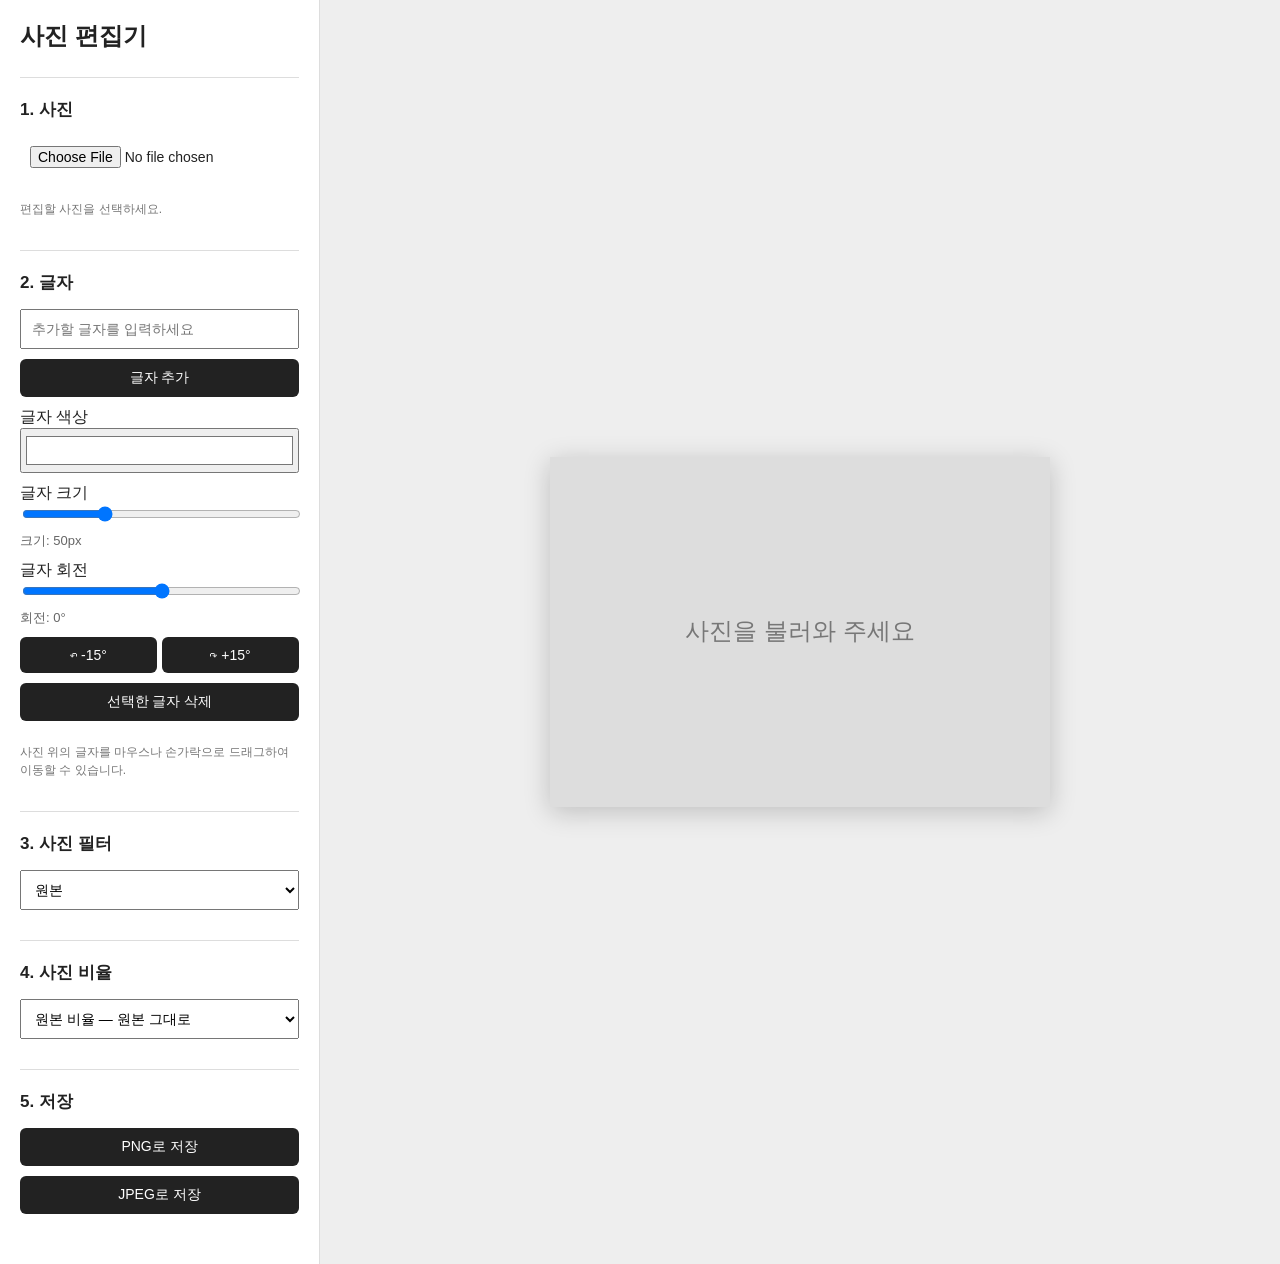
<file: t03/index.html>
<!DOCTYPE html>
<html lang="ko">
<head>
    <meta charset="UTF-8">
    <meta name="viewport" content="width=device-width, initial-scale=1.0">

    <title>간단한 사진 편집기</title>

    <style>
        * {
            box-sizing: border-box;
        }

        body {
            margin: 0;
            font-family: Arial, sans-serif;
            background: #eeeeee;
            color: #222;
        }

        .app {
            display: flex;
            min-height: 100vh;
        }

        /* -------------------------
           왼쪽 설정 메뉴
        ------------------------- */
        .sidebar {
            width: 320px;
            background: white;
            padding: 20px;
            overflow-y: auto;
            border-right: 1px solid #ddd;
        }

        .sidebar h1 {
            font-size: 24px;
            margin-top: 0;
            margin-bottom: 25px;
        }

        .section {
            border-top: 1px solid #ddd;
            padding: 20px 0;
        }

        .section h2 {
            font-size: 17px;
            margin: 0 0 15px 0;
        }

        input,
        select,
        button {
            width: 100%;
            padding: 10px;
            margin-bottom: 10px;
            font-size: 14px;
        }

        button {
            border: none;
            background: #222;
            color: white;
            border-radius: 6px;
            cursor: pointer;
        }

        button:hover {
            background: #444;
        }

        .small-buttons {
            display: flex;
            gap: 5px;
        }

        .small-buttons button {
            flex: 1;
        }

        input[type="color"] {
            height: 45px;
            padding: 3px;
        }

        input[type="range"] {
            padding: 0;
        }

        .range-value {
            font-size: 13px;
            color: #666;
            margin-bottom: 10px;
        }

        /* -------------------------
           오른쪽 작업 공간
        ------------------------- */
        .workspace {
            flex: 1;
            display: flex;
            justify-content: center;
            align-items: center;
            padding: 30px;
            min-width: 0;
        }

        .canvas-container {
            max-width: 100%;
            max-height: 90vh;
            box-shadow: 0 5px 25px rgba(0, 0, 0, 0.2);
            background: white;
        }

        canvas {
            display: block;
            max-width: 100%;
            max-height: 85vh;
            cursor: default;
        }

        .hint {
            font-size: 12px;
            color: #777;
            line-height: 1.5;
        }

        /* 모바일 */
        @media (max-width: 800px) {
            .app {
                flex-direction: column;
            }

            .sidebar {
                width: 100%;
                border-right: none;
                border-bottom: 1px solid #ddd;
            }

            .workspace {
                min-height: 500px;
                padding: 15px;
            }

            canvas {
                max-height: 70vh;
            }
        }
    </style>
</head>

<body>

<div class="app">

    <!-- =========================
         왼쪽 설정 메뉴
    ========================== -->
    <aside class="sidebar">

        <h1>사진 편집기</h1>

        <!-- 1. 사진 -->
        <div class="section">

            <h2>1. 사진</h2>

            <input
                type="file"
                id="imageInput"
                accept="image/*"
            >

            <p class="hint">
                편집할 사진을 선택하세요.
            </p>

        </div>


        <!-- 2. 글자 -->
        <div class="section">

            <h2>2. 글자</h2>

            <input
                type="text"
                id="textInput"
                placeholder="추가할 글자를 입력하세요"
            >

            <button id="addTextButton">
                글자 추가
            </button>

            <label>
                글자 색상
            </label>

            <input
                type="color"
                id="textColor"
                value="#ffffff"
            >

            <label>
                글자 크기
            </label>

            <input
                type="range"
                id="textSize"
                min="10"
                max="150"
                value="50"
            >

            <div class="range-value">
                크기: <span id="textSizeValue">50</span>px
            </div>

            <label>
                글자 회전
            </label>

            <input
                type="range"
                id="textRotation"
                min="-180"
                max="180"
                value="0"
            >

            <div class="range-value">
                회전: <span id="rotationValue">0</span>°
            </div>

            <div class="small-buttons">

                <button id="rotateLeft">
                    ↶ -15°
                </button>

                <button id="rotateRight">
                    ↷ +15°
                </button>

            </div>

            <button id="deleteTextButton">
                선택한 글자 삭제
            </button>

            <p class="hint">
                사진 위의 글자를 마우스나 손가락으로 드래그하여 이동할 수 있습니다.
            </p>

        </div>


        <!-- 3. 사진 필터 -->
        <div class="section">

            <h2>3. 사진 필터</h2>

            <select id="filterSelect">

                <option value="original">
                    원본
                </option>

                <option value="grayscale">
                    흑백
                </option>

                <option value="sepia">
                    세피아
                </option>

                <option value="bright">
                    밝게
                </option>

                <option value="dark">
                    어둡게
                </option>

                <option value="contrast">
                    대비 증가
                </option>

                <option value="vintage">
                    빈티지
                </option>

                <option value="blur">
                    흐리게
                </option>

            </select>

        </div>


        <!-- 4. 사진 비율 -->
        <div class="section">

            <h2>4. 사진 비율</h2>

            <select id="aspectRatio">

                <option value="original">
                    원본 비율 — 원본 그대로
                </option>

                <option value="1:1">
                    1 : 1 — Instagram 피드, Facebook
                </option>

                <option value="4:5">
                    4 : 5 — Instagram 피드
                </option>

                <option value="16:9">
                    16 : 9 — YouTube, Facebook, X
                </option>

                <option value="9:16">
                    9 : 16 — Instagram 릴스, TikTok, YouTube Shorts
                </option>

                <option value="3:4">
                    3 : 4 — Instagram, Pinterest
                </option>

            </select>

        </div>


        <!-- 5. 저장 -->
        <div class="section">

            <h2>5. 저장</h2>

            <button id="savePng">
                PNG로 저장
            </button>

            <button id="saveJpeg">
                JPEG로 저장
            </button>

        </div>

    </aside>


    <!-- =========================
         오른쪽 사진 작업 영역
    ========================== -->
    <main class="workspace">

        <div class="canvas-container">

            <canvas id="canvas"></canvas>

        </div>

    </main>

</div>


<script>

    /* ========================================
       기본 변수
    ======================================== */

    const canvas = document.getElementById("canvas");
    const ctx = canvas.getContext("2d");

    const imageInput = document.getElementById("imageInput");

    const textInput = document.getElementById("textInput");
    const addTextButton = document.getElementById("addTextButton");

    const textColor = document.getElementById("textColor");
    const textSize = document.getElementById("textSize");

    const textSizeValue = document.getElementById("textSizeValue");

    const textRotation = document.getElementById("textRotation");
    const rotationValue = document.getElementById("rotationValue");

    const rotateLeft = document.getElementById("rotateLeft");
    const rotateRight = document.getElementById("rotateRight");

    const deleteTextButton =
        document.getElementById("deleteTextButton");

    const filterSelect =
        document.getElementById("filterSelect");

    const aspectRatio =
        document.getElementById("aspectRatio");

    const savePng =
        document.getElementById("savePng");

    const saveJpeg =
        document.getElementById("saveJpeg");


    /* ========================================
       이미지 관련 변수
    ======================================== */

    let image = null;

    /*
       사진 위에 추가된 글자들을 저장합니다.

       각각의 글자는

       text
       x
       y
       color
       size
       rotation

       정보를 가지고 있습니다.
    */
    let texts = [];

    /*
       현재 선택된 글자의 번호

       -1이면 선택된 글자가 없는 상태입니다.
    */
    let selectedTextIndex = -1;


    /* ========================================
       드래그 관련 변수
    ======================================== */

    let isDragging = false;

    let dragOffsetX = 0;
    let dragOffsetY = 0;


    /* ========================================
       사진 불러오기
    ======================================== */

    imageInput.addEventListener("change", function(event) {

        const file = event.target.files[0];

        if (!file) {
            return;
        }

        const reader = new FileReader();

        reader.onload = function(e) {

            const img = new Image();

            img.onload = function() {

                image = img;

                /*
                   새로운 사진을 불러오면
                   기존 글자를 모두 제거합니다.
                */
                texts = [];

                selectedTextIndex = -1;

                draw();

            };

            img.src = e.target.result;

        };

        reader.readAsDataURL(file);

    });


    /* ========================================
       글자 추가
    ======================================== */

    addTextButton.addEventListener("click", function() {

        if (!image) {

            alert("먼저 사진을 불러와 주세요.");

            return;
        }

        const text = textInput.value.trim();

        if (text === "") {

            alert("추가할 글자를 입력해 주세요.");

            return;
        }


        /*
           사진 가운데에 글자를 추가합니다.
        */

        const newText = {

            text: text,

            x: canvas.width / 2,

            y: canvas.height / 2,

            color: textColor.value,

            size: Number(textSize.value),

            rotation: 0

        };


        texts.push(newText);

        selectedTextIndex = texts.length - 1;

        textInput.value = "";

        draw();

    });


    /* ========================================
       글자 크기 변경
    ======================================== */

    textSize.addEventListener("input", function() {

        textSizeValue.textContent = textSize.value;

        if (selectedTextIndex !== -1) {

            texts[selectedTextIndex].size =
                Number(textSize.value);

            draw();
        }

    });


    /* ========================================
       글자 색상 변경
    ======================================== */

    textColor.addEventListener("input", function() {

        if (selectedTextIndex !== -1) {

            texts[selectedTextIndex].color =
                textColor.value;

            draw();
        }

    });


    /* ========================================
       글자 회전
    ======================================== */

    textRotation.addEventListener("input", function() {

        rotationValue.textContent =
            textRotation.value;

        if (selectedTextIndex !== -1) {

            texts[selectedTextIndex].rotation =
                Number(textRotation.value);

            draw();

        }

    });


    /* ========================================
       왼쪽으로 15도 회전
    ======================================== */

    rotateLeft.addEventListener("click", function() {

        if (selectedTextIndex === -1) {
            return;
        }

        texts[selectedTextIndex].rotation -= 15;

        if (texts[selectedTextIndex].rotation < -180) {
            texts[selectedTextIndex].rotation = -180;
        }

        updateRotationUI();

        draw();

    });


    /* ========================================
       오른쪽으로 15도 회전
    ======================================== */

    rotateRight.addEventListener("click", function() {

        if (selectedTextIndex === -1) {
            return;
        }

        texts[selectedTextIndex].rotation += 15;

        if (texts[selectedTextIndex].rotation > 180) {
            texts[selectedTextIndex].rotation = 180;
        }

        updateRotationUI();

        draw();

    });


    /* ========================================
       회전 UI 업데이트
    ======================================== */

    function updateRotationUI() {

        if (selectedTextIndex === -1) {
            return;
        }

        const rotation =
            texts[selectedTextIndex].rotation;

        textRotation.value = rotation;

        rotationValue.textContent = rotation;

    }


    /* ========================================
       선택한 글자 삭제
    ======================================== */

    deleteTextButton.addEventListener("click", function() {

        if (selectedTextIndex === -1) {
            return;
        }

        texts.splice(selectedTextIndex, 1);

        selectedTextIndex = -1;

        draw();

    });


    /* ========================================
       필터 변경
    ======================================== */

    filterSelect.addEventListener("change", function() {

        draw();

    });


    /* ========================================
       비율 변경
    ======================================== */

    aspectRatio.addEventListener("change", function() {

        draw();

    });


    /* ========================================
       사진 비율 계산
    ======================================== */

    function getAspectRatio() {

        const value = aspectRatio.value;

        if (value === "1:1") {
            return 1;
        }

        if (value === "4:5") {
            return 4 / 5;
        }

        if (value === "16:9") {
            return 16 / 9;
        }

        if (value === "9:16") {
            return 9 / 16;
        }

        if (value === "3:4") {
            return 3 / 4;
        }

        return image.width / image.height;

    }


    /* ========================================
       비율에 맞는 캔버스 크기 설정
    ======================================== */

    function resizeCanvas() {

        if (!image) {
            return;
        }

        const ratio = getAspectRatio();

        let width = image.width;
        let height = image.height;


        /*
           원본 비율이 아닌 경우
           비율에 맞춰 캔버스 크기를 만듭니다.
        */

        if (aspectRatio.value !== "original") {

            if (image.width / image.height > ratio) {

                height = image.height;
                width = height * ratio;

            } else {

                width = image.width;
                height = width / ratio;

            }

        }


        canvas.width = Math.round(width);
        canvas.height = Math.round(height);

    }


    /* ========================================
       사진을 비율에 맞게 잘라서 그리기
    ======================================== */

    function drawImageCover(context, img, x, y, width, height) {

        const sourceRatio =
            img.width / img.height;

        const targetRatio =
            width / height;


        let sourceX = 0;
        let sourceY = 0;
        let sourceWidth = img.width;
        let sourceHeight = img.height;


        if (sourceRatio > targetRatio) {

            /*
               사진이 더 넓은 경우
               좌우를 잘라냅니다.
            */

            sourceWidth =
                img.height * targetRatio;

            sourceX =
                (img.width - sourceWidth) / 2;

        } else {

            /*
               사진이 더 긴 경우
               위아래를 잘라냅니다.
            */

            sourceHeight =
                img.width / targetRatio;

            sourceY =
                (img.height - sourceHeight) / 2;

        }


        context.drawImage(

            img,

            sourceX,
            sourceY,
            sourceWidth,
            sourceHeight,

            x,
            y,
            width,
            height

        );

    }


    /* ========================================
       필터 CSS 만들기
    ======================================== */

    function getFilter() {

        const filter =
            filterSelect.value;


        switch (filter) {

            case "grayscale":
                return "grayscale(100%)";

            case "sepia":
                return "sepia(100%)";

            case "bright":
                return "brightness(130%)";

            case "dark":
                return "brightness(70%)";

            case "contrast":
                return "contrast(150%)";

            case "vintage":
                return "sepia(35%) contrast(110%) brightness(95%)";

            case "blur":
                return "blur(3px)";

            default:
                return "none";

        }

    }


    /* ========================================
       글자 크기 측정
    ======================================== */

    function getTextBounds(textObject) {

        ctx.save();

        ctx.font =
            `${textObject.size}px Arial`;

        const width =
            ctx.measureText(textObject.text).width;

        const height =
            textObject.size;

        ctx.restore();


        return {

            width: width,

            height: height

        };

    }


    /* ========================================
       글자 선택 여부 확인
    ======================================== */

    function isPointInsideText(
        mouseX,
        mouseY,
        textObject
    ) {

        const bounds =
            getTextBounds(textObject);


        /*
           회전된 글자를 간단하게 처리하기 위해
           글자의 중심을 기준으로 좌표를 회전시킵니다.
        */

        const angle =
            -textObject.rotation *
            Math.PI / 180;


        const centerX =
            textObject.x;

        const centerY =
            textObject.y;


        const dx =
            mouseX - centerX;

        const dy =
            mouseY - centerY;


        const rotatedX =
            dx * Math.cos(angle) -
            dy * Math.sin(angle);

        const rotatedY =
            dx * Math.sin(angle) +
            dy * Math.cos(angle);


        return (

            rotatedX >
                -bounds.width / 2 &&

            rotatedX <
                bounds.width / 2 &&

            rotatedY >
                -bounds.height / 2 &&

            rotatedY <
                bounds.height / 2

        );

    }


    /* ========================================
       글자 그리기
    ======================================== */

    function drawText(textObject, index) {

        ctx.save();


        /*
           글자의 중심을 기준으로 이동
        */

        ctx.translate(
            textObject.x,
            textObject.y
        );


        /*
           글자 회전
        */

        ctx.rotate(
            textObject.rotation *
            Math.PI / 180
        );


        ctx.font =
            `${textObject.size}px Arial`;

        ctx.textAlign = "center";
        ctx.textBaseline = "middle";

        ctx.fillStyle =
            textObject.color;


        /*
           선택된 글자라면
           점선 테두리를 표시합니다.
        */

        if (index === selectedTextIndex) {

            const width =
                ctx.measureText(
                    textObject.text
                ).width;

            const height =
                textObject.size;

            ctx.strokeStyle = "#00aaff";

            ctx.lineWidth = 2;

            ctx.setLineDash([5, 5]);

            ctx.strokeRect(

                -width / 2 - 8,

                -height / 2 - 8,

                width + 16,

                height + 16

            );

            ctx.setLineDash([]);

        }


        ctx.fillText(

            textObject.text,

            0,

            0

        );


        ctx.restore();

    }


    /* ========================================
       전체 화면 다시 그리기
    ======================================== */

    function draw() {

        if (!image) {

            canvas.width = 500;
            canvas.height = 350;

            ctx.fillStyle = "#dddddd";

            ctx.fillRect(
                0,
                0,
                canvas.width,
                canvas.height
            );

            ctx.fillStyle = "#777";

            ctx.font = "24px Arial";

            ctx.textAlign = "center";
            ctx.textBaseline = "middle";

            ctx.fillText(
                "사진을 불러와 주세요",
                canvas.width / 2,
                canvas.height / 2
            );

            return;

        }


        /*
           비율에 맞게 캔버스 크기를 설정합니다.
        */

        resizeCanvas();


        /*
           기존 화면 초기화
        */

        ctx.clearRect(
            0,
            0,
            canvas.width,
            canvas.height
        );


        /*
           사진 필터 적용
        */

        ctx.save();

        ctx.filter = getFilter();


        /*
           사진을 캔버스 크기에 맞춰 그립니다.
        */

        drawImageCover(

            ctx,

            image,

            0,
            0,

            canvas.width,
            canvas.height

        );


        ctx.restore();


        /*
           글자를 다시 그립니다.
        */

        texts.forEach(function(textObject, index) {

            drawText(
                textObject,
                index
            );

        });

    }


    /* ========================================
       캔버스 좌표 변환
    ======================================== */

    function getCanvasPoint(event) {

        const rect =
            canvas.getBoundingClientRect();


        /*
           화면에 표시되는 캔버스 크기와
           실제 캔버스 크기가 다를 수 있기 때문에
           비율을 계산합니다.
        */

        const scaleX =
            canvas.width /
            rect.width;

        const scaleY =
            canvas.height /
            rect.height;


        return {

            x:
                (event.clientX - rect.left)
                * scaleX,

            y:
                (event.clientY - rect.top)
                * scaleY

        };

    }


    /* ========================================
       마우스 / 터치 시작
    ======================================== */

    canvas.addEventListener(
        "pointerdown",
        function(event) {

            const point =
                getCanvasPoint(event);


            /*
               위에 있는 글자부터 확인합니다.
               뒤에 있는 글자보다
               나중에 추가한 글자를 먼저 선택합니다.
            */

            let foundIndex = -1;


            for (
                let i = texts.length - 1;
                i >= 0;
                i--
            ) {

                if (
                    isPointInsideText(
                        point.x,
                        point.y,
                        texts[i]
                    )
                ) {

                    foundIndex = i;

                    break;

                }

            }


            if (foundIndex !== -1) {

                selectedTextIndex =
                    foundIndex;


                const selected =
                    texts[selectedTextIndex];


                /*
                   글자를 클릭한 위치와
                   글자 중심 사이의 거리를 저장합니다.
                */

                dragOffsetX =
                    point.x - selected.x;

                dragOffsetY =
                    point.y - selected.y;


                /*
                   현재 글자의 설정값을
                   메뉴에 표시합니다.
                */

                textColor.value =
                    selected.color;

                textSize.value =
                    selected.size;

                textSizeValue.textContent =
                    selected.size;

                updateRotationUI();


                isDragging = true;


                /*
                   모바일에서 드래그할 때
                   페이지가 같이 움직이는 것을 방지합니다.
                */

                canvas.setPointerCapture(
                    event.pointerId
                );


                draw();

            } else {

                selectedTextIndex = -1;

                draw();

            }

        }
    );


    /* ========================================
       마우스 / 터치 이동
    ======================================== */

    canvas.addEventListener(
        "pointermove",
        function(event) {

            if (
                !isDragging ||
                selectedTextIndex === -1
            ) {
                return;
            }


            const point =
                getCanvasPoint(event);


            const selected =
                texts[selectedTextIndex];


            selected.x =
                point.x - dragOffsetX;

            selected.y =
                point.y - dragOffsetY;


            draw();

        }
    );


    /* ========================================
       마우스 / 터치 종료
    ======================================== */

    canvas.addEventListener(
        "pointerup",
        function(event) {

            isDragging = false;

            try {

                canvas.releasePointerCapture(
                    event.pointerId
                );

            } catch (error) {

                // 특별한 작업은 하지 않습니다.

            }

        }
    );


    canvas.addEventListener(
        "pointercancel",
        function() {

            isDragging = false;

        }
    );


    /* ========================================
       PNG 저장
    ======================================== */

    savePng.addEventListener(
        "click",
        function() {

            if (!image) {

                alert("먼저 사진을 불러와 주세요.");

                return;

            }


            canvas.toBlob(
                function(blob) {

                    const url =
                        URL.createObjectURL(blob);


                    const link =
                        document.createElement("a");


                    link.href = url;

                    link.download =
                        "edited-image.png";


                    link.click();


                    URL.revokeObjectURL(url);

                },
                "image/png"
            );

        }
    );


    /* ========================================
       JPEG 저장
    ======================================== */

    saveJpeg.addEventListener(
        "click",
        function() {

            if (!image) {

                alert("먼저 사진을 불러와 주세요.");

                return;

            }


            canvas.toBlob(
                function(blob) {

                    const url =
                        URL.createObjectURL(blob);


                    const link =
                        document.createElement("a");


                    link.href = url;

                    link.download =
                        "edited-image.jpg";


                    link.click();


                    URL.revokeObjectURL(url);

                },
                "image/jpeg",
                0.95
            );

        }
    );


    /* ========================================
       처음 화면 표시
    ======================================== */

    draw();

</script>

</body>
</html>
</file>
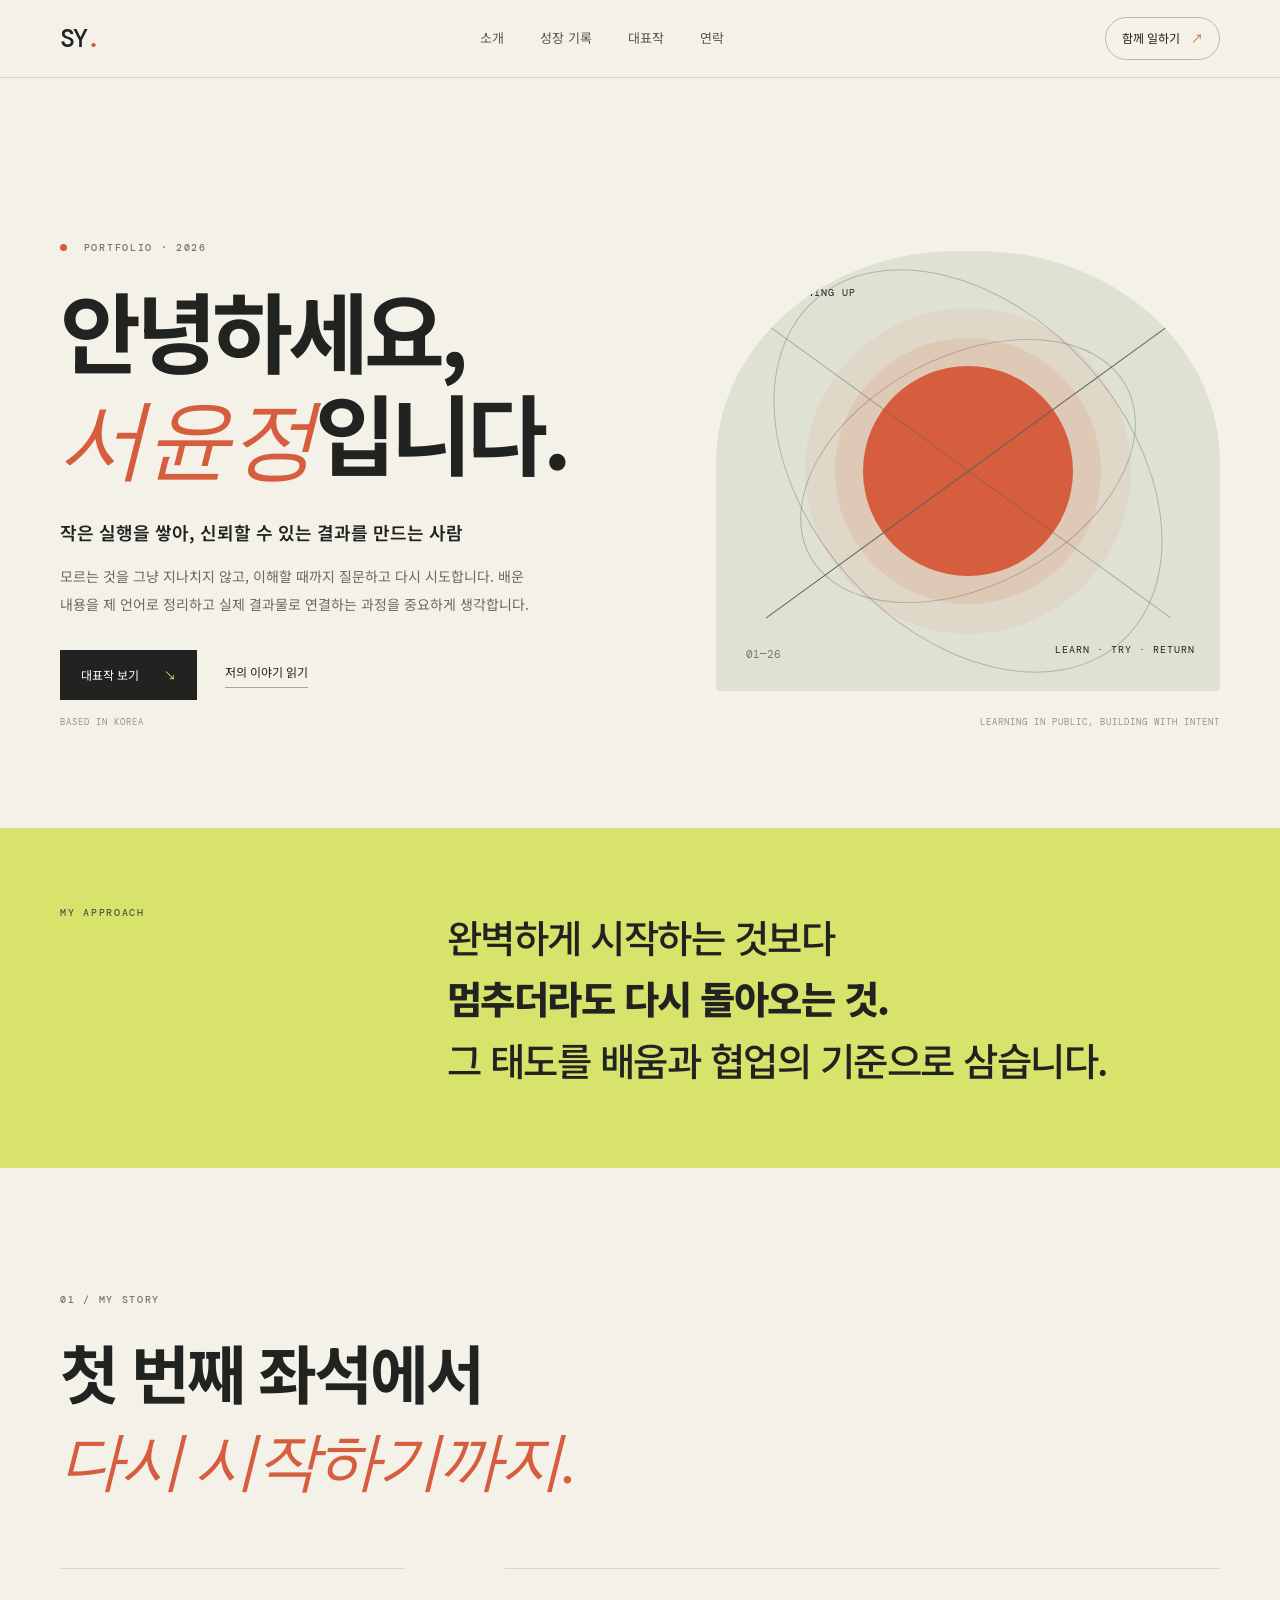
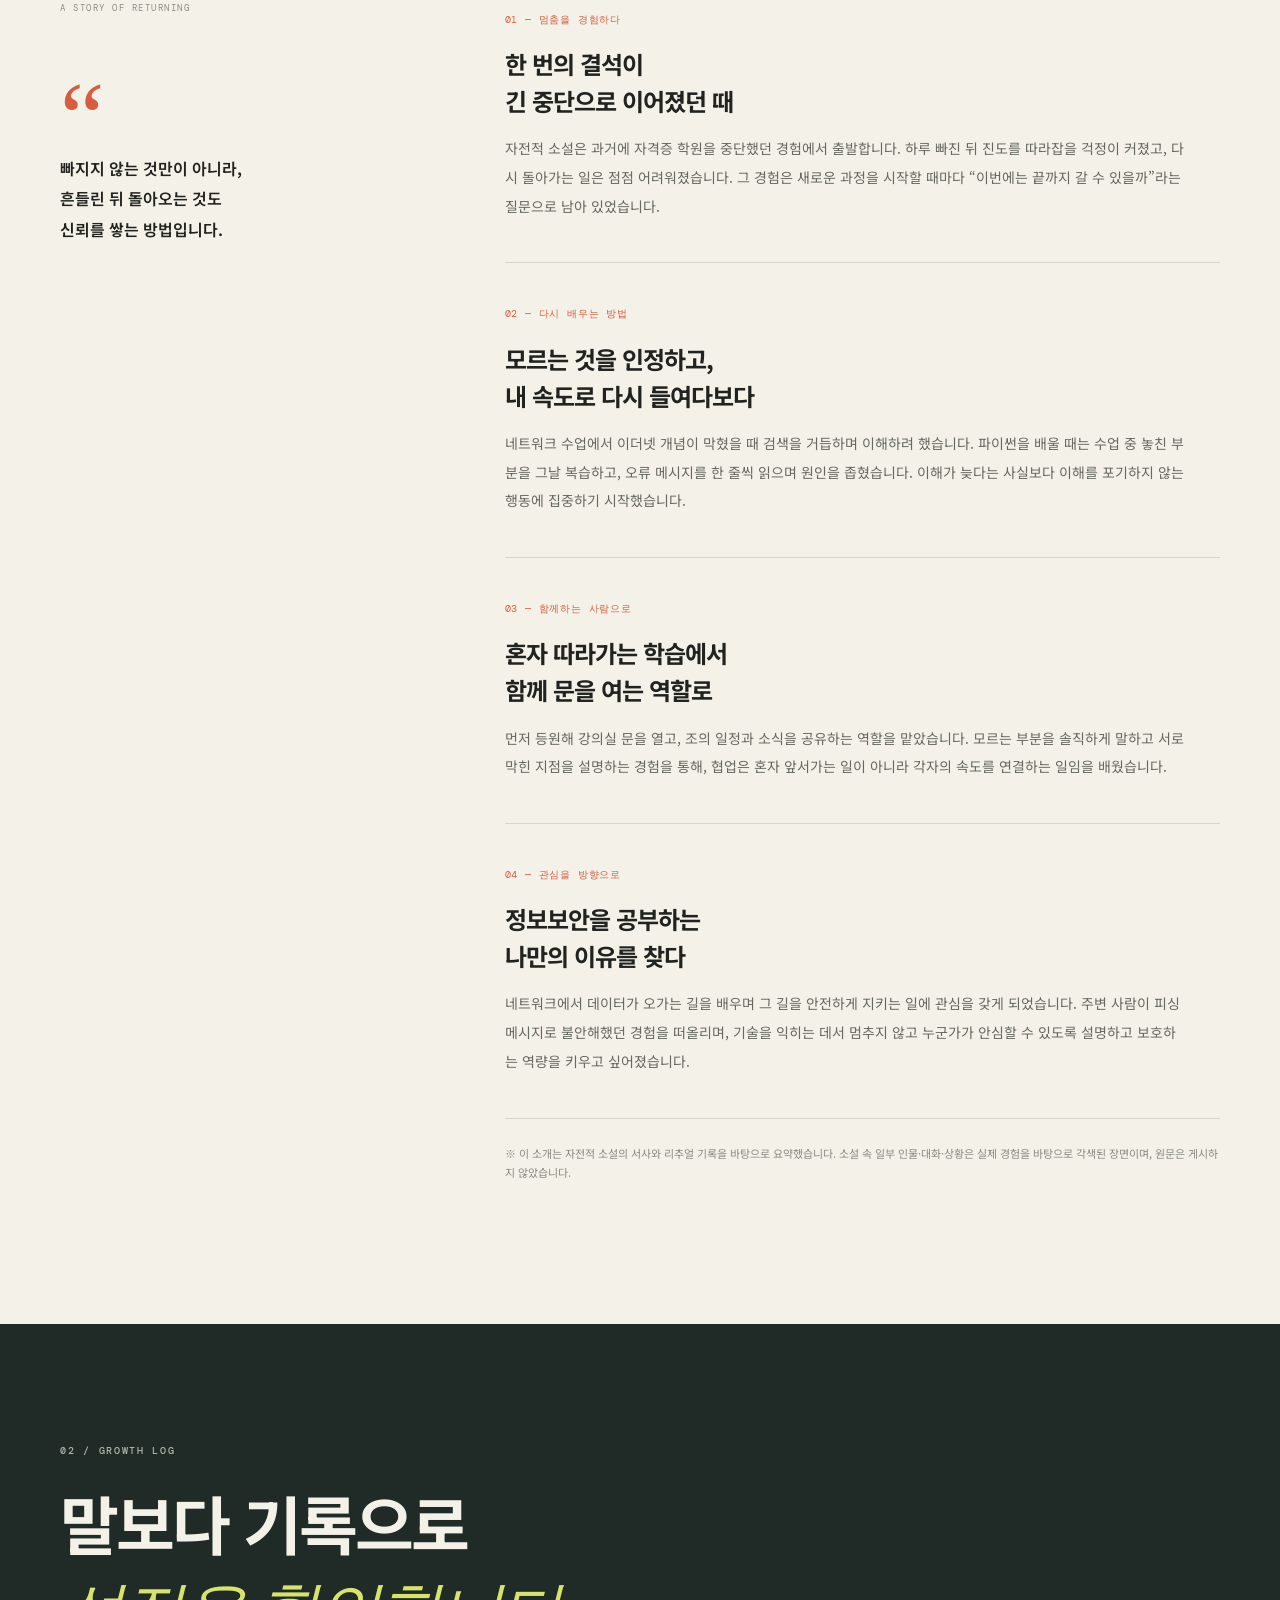
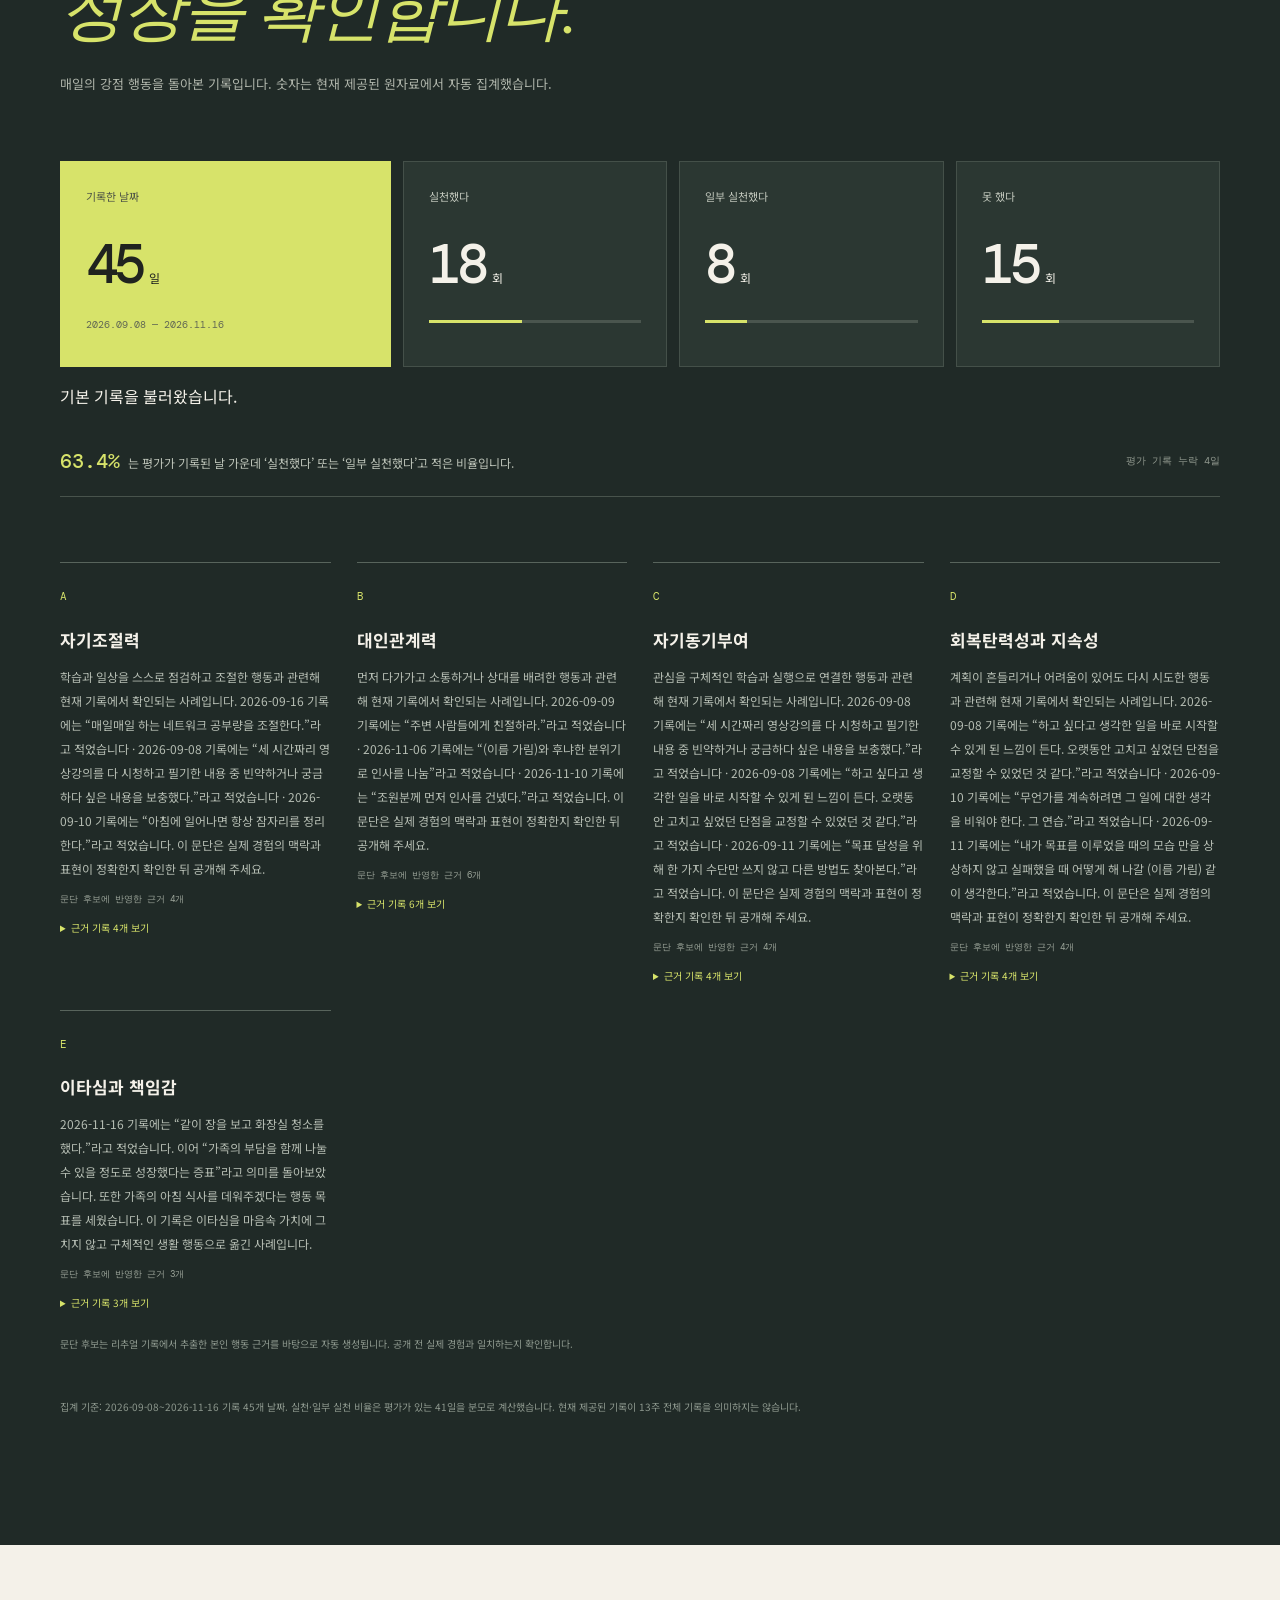
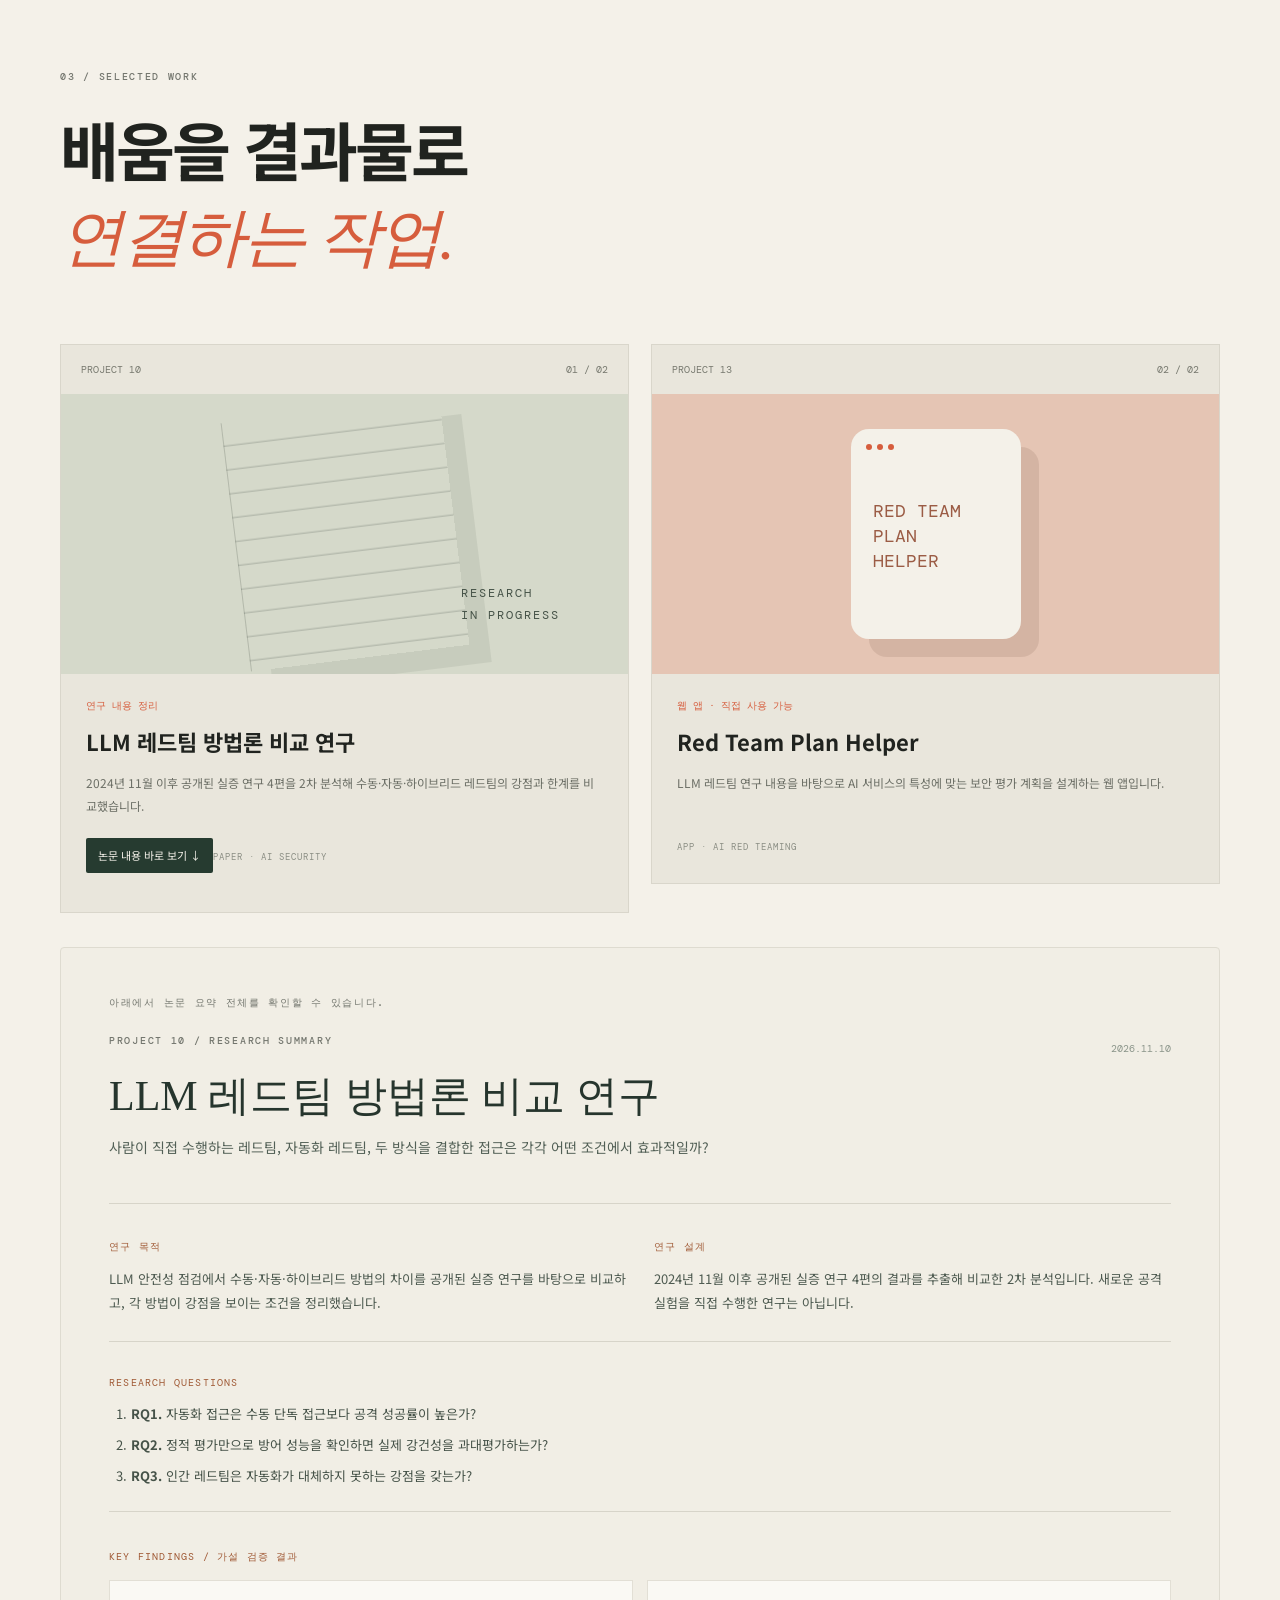
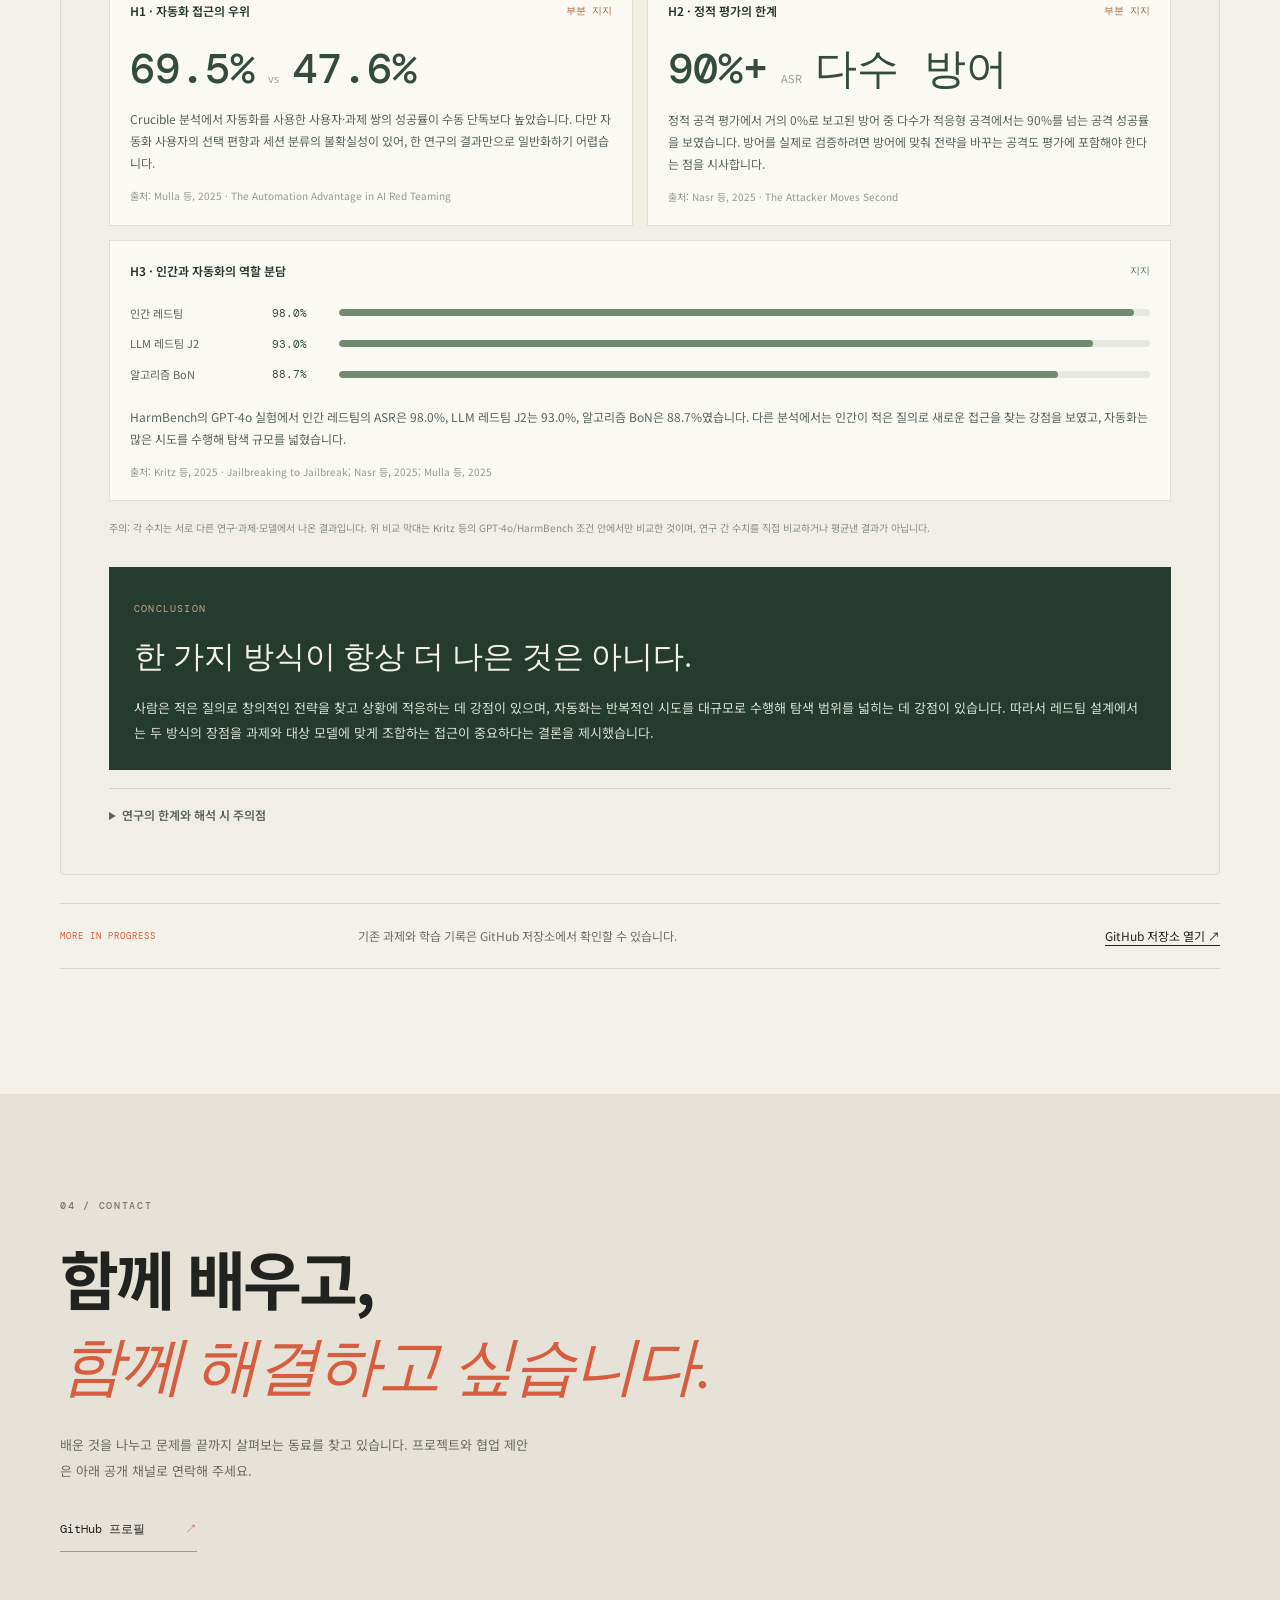
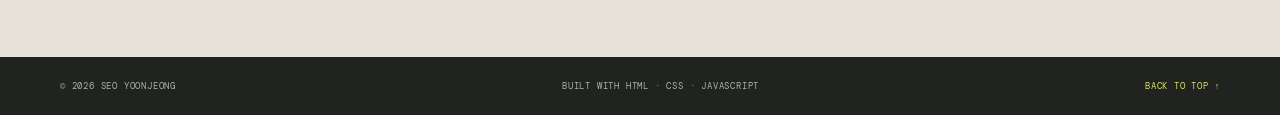
<file: t11/index.html>
<!doctype html>
<html lang="ko">
<head>
  <meta charset="utf-8">
  <meta name="viewport" content="width=device-width, initial-scale=1">
  <meta name="description" content="서윤정의 학습과 실행, 회복과 성장을 기록한 포트폴리오">
  <meta name="theme-color" content="#f4f1e9">
  <title>서윤정 | 작은 실행을 쌓아 만드는 신뢰</title>
  <link rel="preconnect" href="https://fonts.googleapis.com">
  <link rel="preconnect" href="https://fonts.gstatic.com" crossorigin>
  <link href="https://fonts.googleapis.com/css2?family=DM+Mono:wght@400;500&family=Noto+Sans+KR:wght@400;500;600;700;800&display=swap" rel="stylesheet">
  <link rel="stylesheet" href="style.css">
</head>
<body>
  <header class="topbar">
    <a class="brand" href="#home" aria-label="맨 위로">SY<span>.</span></a>
    <nav aria-label="주요 메뉴">
      <a href="#story">소개</a><a href="#growth">성장 기록</a><a href="#work">대표작</a><a href="#contact">연락</a>
    </nav>
    <a class="nav-cta" href="#contact">함께 일하기 <span>↗</span></a>
  </header>

  <main>
    <section class="hero section-wrap" id="home">
      <div class="hero-copy">
        <p class="eyebrow"><span class="dot"></span> PORTFOLIO · 2026</p>
        <h1>안녕하세요,<br><em id="heroName">서윤정</em>입니다.</h1>
        <p class="hero-line" id="tagline">작은 실행을 쌓아, 신뢰할 수 있는 결과를 만드는 사람</p>
        <p class="hero-desc">모르는 것을 그냥 지나치지 않고, 이해할 때까지 질문하고 다시 시도합니다. 배운 내용을 제 언어로 정리하고 실제 결과물로 연결하는 과정을 중요하게 생각합니다.</p>
        <div class="hero-actions">
          <a class="button button-dark" href="#work">대표작 보기 <span>↘</span></a>
          <a class="text-link" href="#story">저의 이야기 읽기</a>
        </div>
      </div>
      <div class="hero-art" aria-label="성장과 반복을 상징하는 추상 그래픽">
        <div class="orbit orbit-one"></div><div class="orbit orbit-two"></div>
        <div class="sun"></div><div class="path path-one"></div><div class="path path-two"></div>
        <span class="art-label label-top">KEEP SHOWING UP</span>
        <span class="art-label label-bottom">LEARN · TRY · RETURN</span>
        <span class="art-number">01—26</span>
      </div>
      <div class="hero-foot"><span>BASED IN KOREA</span><span>LEARNING IN PUBLIC, BUILDING WITH INTENT</span></div>
    </section>

    <section class="intro-band">
      <div class="section-wrap intro-grid">
        <p class="eyebrow">MY APPROACH</p>
        <p class="intro-statement">완벽하게 시작하는 것보다<br><strong>멈추더라도 다시 돌아오는 것.</strong><br>그 태도를 배움과 협업의 기준으로 삼습니다.</p>
      </div>
    </section>

    <section class="section-wrap story-section" id="story">
      <div class="section-heading">
        <p class="eyebrow">01 / MY STORY</p>
        <h2>첫 번째 좌석에서<br><em>다시 시작하기까지.</em></h2>
      </div>
      <div class="story-layout">
        <div class="story-aside">
          <span class="vertical-note">A STORY OF RETURNING</span>
          <div class="quote-mark">“</div>
          <p>빠지지 않는 것만이 아니라,<br>흔들린 뒤 돌아오는 것도<br>신뢰를 쌓는 방법입니다.</p>
        </div>
        <div class="story-body">
          <article class="story-block">
            <span class="story-index">01 — 멈춤을 경험하다</span>
            <h3>한 번의 결석이<br>긴 중단으로 이어졌던 때</h3>
            <p>자전적 소설은 과거에 자격증 학원을 중단했던 경험에서 출발합니다. 하루 빠진 뒤 진도를 따라잡을 걱정이 커졌고, 다시 돌아가는 일은 점점 어려워졌습니다. 그 경험은 새로운 과정을 시작할 때마다 “이번에는 끝까지 갈 수 있을까”라는 질문으로 남아 있었습니다.</p>
          </article>
          <article class="story-block">
            <span class="story-index">02 — 다시 배우는 방법</span>
            <h3>모르는 것을 인정하고,<br>내 속도로 다시 들여다보다</h3>
            <p>네트워크 수업에서 이더넷 개념이 막혔을 때 검색을 거듭하며 이해하려 했습니다. 파이썬을 배울 때는 수업 중 놓친 부분을 그날 복습하고, 오류 메시지를 한 줄씩 읽으며 원인을 좁혔습니다. 이해가 늦다는 사실보다 이해를 포기하지 않는 행동에 집중하기 시작했습니다.</p>
          </article>
          <article class="story-block">
            <span class="story-index">03 — 함께하는 사람으로</span>
            <h3>혼자 따라가는 학습에서<br>함께 문을 여는 역할로</h3>
            <p>먼저 등원해 강의실 문을 열고, 조의 일정과 소식을 공유하는 역할을 맡았습니다. 모르는 부분을 솔직하게 말하고 서로 막힌 지점을 설명하는 경험을 통해, 협업은 혼자 앞서가는 일이 아니라 각자의 속도를 연결하는 일임을 배웠습니다.</p>
          </article>
          <article class="story-block">
            <span class="story-index">04 — 관심을 방향으로</span>
            <h3>정보보안을 공부하는<br>나만의 이유를 찾다</h3>
            <p>네트워크에서 데이터가 오가는 길을 배우며 그 길을 안전하게 지키는 일에 관심을 갖게 되었습니다. 주변 사람이 피싱 메시지로 불안해했던 경험을 떠올리며, 기술을 익히는 데서 멈추지 않고 누군가가 안심할 수 있도록 설명하고 보호하는 역량을 키우고 싶어졌습니다.</p>
          </article>
          <p class="story-disclaimer">※ 이 소개는 자전적 소설의 서사와 리추얼 기록을 바탕으로 요약했습니다. 소설 속 일부 인물·대화·상황은 실제 경험을 바탕으로 각색된 장면이며, 원문은 게시하지 않았습니다.</p>
        </div>
      </div>
    </section>

    <section class="growth-section" id="growth">
      <div class="section-wrap">
        <div class="section-heading light-heading">
          <p class="eyebrow">02 / GROWTH LOG</p>
          <h2>말보다 기록으로<br><em>성장을 확인합니다.</em></h2>
          <p class="heading-note">매일의 강점 행동을 돌아본 기록입니다. 숫자는 현재 제공된 원자료에서 자동 집계했습니다.</p>
        </div>
        <div class="metrics-grid">
          <div class="metric-card metric-feature">
            <p class="metric-label">기록한 날짜</p><strong id="recordDays">44</strong><span>일</span>
            <p class="metric-sub" id="periodText">2026.09.08 — 2026.11.13</p>
          </div>
          <div class="metric-card">
            <p class="metric-label">실천했다</p><strong id="fullCount">18</strong><span>회</span>
            <div class="metric-bar"><i id="fullBar"></i></div>
          </div>
          <div class="metric-card">
            <p class="metric-label">일부 실천했다</p><strong id="partialCount">8</strong><span>회</span>
            <div class="metric-bar"><i id="partialBar"></i></div>
          </div>
          <div class="metric-card">
            <p class="metric-label">못 했다</p><strong id="notDoneCount">15</strong><span>회</span>
            <div class="metric-bar"><i id="notDoneBar"></i></div>
          </div>
        </div>
        <p class="data-source-status" id="dataSourceStatus" aria-live="polite">기본 기록 불러오는 중…</p>
        <div class="growth-foot">
          <p><strong id="followRate">63.4%</strong>는 평가가 기록된 날 가운데 ‘실천했다’ 또는 ‘일부 실천했다’고 적은 비율입니다.</p>
          <span id="missingText">평가 기록 누락 3일</span>
        </div>
        <div class="evidence-grid" id="paragraphCandidates">
          <article><span class="evidence-no">A</span><h3>자기조절력</h3><p>문단 후보를 불러오는 중입니다.</p></article>
          <article><span class="evidence-no">B</span><h3>대인관계력</h3><p>문단 후보를 불러오는 중입니다.</p></article>
          <article><span class="evidence-no">C</span><h3>자기동기부여</h3><p>문단 후보를 불러오는 중입니다.</p></article>
          <article><span class="evidence-no">D</span><h3>회복탄력성과 지속성</h3><p>문단 후보를 불러오는 중입니다.</p></article>
        </div>
        <p class="candidate-note">문단 후보는 리추얼 기록에서 추출한 본인 행동 근거를 바탕으로 자동 생성됩니다. 공개 전 실제 경험과 일치하는지 확인합니다.</p>
        <p class="data-caveat" id="sourceNote">현재 제공된 리추얼 기록(2026-09-08~2026-11-13, 44개 날짜)을 기준으로 계산했습니다. 이는 13주 전체 기록이 아니라 현재 전달된 44일치 자료입니다.</p>
      </div>
    </section>

    <section class="section-wrap work-section" id="work">
      <div class="section-heading">
        <p class="eyebrow">03 / SELECTED WORK</p>
        <h2>배움을 결과물로<br><em>연결하는 작업.</em></h2>
      </div>
      <div class="work-grid" id="projectGrid">
        <article class="work-card work-paper">
          <div class="work-top"><span>PROJECT 10</span><span>01 / 02</span></div>
          <div class="work-visual visual-paper"><div class="paper-lines"></div><span>RESEARCH<br>IN PROGRESS</span></div>
          <div class="work-info"><p class="work-status">연구 내용 정리</p><h3>LLM 레드팀 방법론 비교 연구</h3><p>수동·자동·하이브리드 레드팀의 효과와 한계를 실증 연구 4편을 바탕으로 비교했습니다.</p><a class="paper-jump" href="#project10-detail">논문 내용 바로 보기 ↓</a><span class="work-tag">PAPER · AI SECURITY</span></div>
        </article>
        <article class="work-card work-app">
          <div class="work-top"><span>PROJECT 13</span><span>02 / 02</span></div>
          <div class="work-visual visual-app"><div class="app-window"><i></i><i></i><i></i><b>RED TEAM<br>PLAN<br>HELPER</b></div></div>
          <div class="work-info"><p class="work-status">웹 앱 · 직접 사용 가능</p><h3>Red Team Plan Helper</h3><p>LLM 레드팀 연구 내용을 바탕으로 AI 서비스의 특성에 맞는 보안 평가 계획을 설계하는 웹 앱입니다.</p><a class="paper-jump" href="https://tjdbswjd0520-sys.github.io/skt-aleph-t/t_finalB/redteam_plan_helper/index.html" target="_blank" rel="noopener noreferrer">웹 앱 실행하기 ↗</a><span class="work-tag">APP · AI RED TEAMING</span></div>
        </article>
      </div>

      <article class="paper-detail" id="project10-detail">
        <p class="eyebrow">아래에서 논문 요약 전체를 확인할 수 있습니다.</p>
        <div class="paper-detail-head">
          <div>
            <p class="eyebrow">PROJECT 10 / RESEARCH SUMMARY</p>
            <h3>LLM 레드팀 방법론 비교 연구</h3>
            <p class="paper-lead">사람이 직접 수행하는 레드팀, 자동화 레드팀, 두 방식을 결합한 접근은 각각 어떤 조건에서 효과적일까?</p>
          </div>
          <span class="paper-date">2026.11.10</span>
        </div>

        <div class="paper-overview">
          <div>
            <span class="paper-label">연구 목적</span>
            <p>LLM 안전성 점검에서 수동·자동·하이브리드 방법의 차이를 공개된 실증 연구를 바탕으로 비교하고, 각 방법이 강점을 보이는 조건을 정리했습니다.</p>
          </div>
          <div>
            <span class="paper-label">연구 설계</span>
            <p>2024년 11월 이후 공개된 실증 연구 4편의 결과를 추출해 비교한 2차 분석입니다. 새로운 공격 실험을 직접 수행한 연구는 아닙니다.</p>
          </div>
        </div>

        <div class="paper-questions">
          <p class="paper-label">RESEARCH QUESTIONS</p>
          <ol>
            <li><b>RQ1.</b> 자동화 접근은 수동 단독 접근보다 공격 성공률이 높은가?</li>
            <li><b>RQ2.</b> 정적 평가만으로 방어 성능을 확인하면 실제 강건성을 과대평가하는가?</li>
            <li><b>RQ3.</b> 인간 레드팀은 자동화가 대체하지 못하는 강점을 갖는가?</li>
          </ol>
        </div>

        <div class="paper-results">
          <p class="paper-label">KEY FINDINGS / 가설 검증 결과</p>
          <div class="finding-grid">
            <section class="finding-card">
              <div class="finding-top"><span>H1 · 자동화 접근의 우위</span><b class="partial">부분 지지</b></div>
              <div class="finding-numbers"><strong>69.5%</strong><i>vs</i><strong>47.6%</strong></div>
              <p>Crucible 분석에서 자동화를 사용한 사용자·과제 쌍의 성공률이 수동 단독보다 높았습니다. 다만 자동화 사용자의 선택 편향과 세션 분류의 불확실성이 있어, 한 연구의 결과만으로 일반화하기 어렵습니다.</p>
              <small>출처: Mulla 등, 2025 · The Automation Advantage in AI Red Teaming</small>
            </section>
            <section class="finding-card">
              <div class="finding-top"><span>H2 · 정적 평가의 한계</span><b class="partial">부분 지지</b></div>
              <div class="finding-numbers"><strong>90%+</strong><i>ASR</i><strong>다수 방어</strong></div>
              <p>정적 공격 평가에서 거의 0%로 보고된 방어 중 다수가 적응형 공격에서는 90%를 넘는 공격 성공률을 보였습니다. 방어를 실제로 검증하려면 방어에 맞춰 전략을 바꾸는 공격도 평가에 포함해야 한다는 점을 시사합니다.</p>
              <small>출처: Nasr 등, 2025 · The Attacker Moves Second</small>
            </section>
            <section class="finding-card finding-wide">
              <div class="finding-top"><span>H3 · 인간과 자동화의 역할 분담</span><b class="supported">지지</b></div>
              <div class="comparison-bars">
                <div><span>인간 레드팀</span><b>98.0%</b><i><em style="width:98%"></em></i></div>
                <div><span>LLM 레드팀 J2</span><b>93.0%</b><i><em style="width:93%"></em></i></div>
                <div><span>알고리즘 BoN</span><b>88.7%</b><i><em style="width:88.7%"></em></i></div>
              </div>
              <p>HarmBench의 GPT-4o 실험에서 인간 레드팀의 ASR은 98.0%, LLM 레드팀 J2는 93.0%, 알고리즘 BoN은 88.7%였습니다. 다른 분석에서는 인간이 적은 질의로 새로운 접근을 찾는 강점을 보였고, 자동화는 많은 시도를 수행해 탐색 규모를 넓혔습니다.</p>
              <small>출처: Kritz 등, 2025 · Jailbreaking to Jailbreak; Nasr 등, 2025; Mulla 등, 2025</small>
            </section>
          </div>
          <p class="paper-caveat">주의: 각 수치는 서로 다른 연구·과제·모델에서 나온 결과입니다. 위 비교 막대는 Kritz 등의 GPT-4o/HarmBench 조건 안에서만 비교한 것이며, 연구 간 수치를 직접 비교하거나 평균낸 결과가 아닙니다.</p>
        </div>

        <div class="paper-conclusion">
          <span class="paper-label">CONCLUSION</span>
          <h4>한 가지 방식이 항상 더 나은 것은 아니다.</h4>
          <p>사람은 적은 질의로 창의적인 전략을 찾고 상황에 적응하는 데 강점이 있으며, 자동화는 반복적인 시도를 대규모로 수행해 탐색 범위를 넓히는 데 강점이 있습니다. 따라서 레드팀 설계에서는 두 방식의 장점을 과제와 대상 모델에 맞게 조합하는 접근이 중요하다는 결론을 제시했습니다.</p>
        </div>

        <details class="paper-limitations">
          <summary>연구의 한계와 해석 시 주의점</summary>
          <ul>
            <li>공개된 연구를 재분석한 2차 분석으로, 직접 실험이나 인과관계 검증은 수행하지 않았습니다.</li>
            <li>연구마다 성공률 정의, 판정 방식, 대상 모델과 과제가 달라 수치를 서로 직접 비교할 수 없습니다.</li>
            <li>가설 검증은 실증 연구 4편에 의존하며, 문헌 검색도 체계적 학술 데이터베이스 검색은 아니었습니다.</li>
            <li>일부 문헌은 초록·서지 정보 수준에서만 확인했고, Nasr 등의 연구는 심사 중인 프리프린트입니다.</li>
            <li>H1과 H2는 직접 확인한 연구가 제한적이거나 교란 요인이 있어 부분 지지로 판정했습니다.</li>
          </ul>
        </details>
      </article>

      <div class="more-work"><span>MORE IN PROGRESS</span><p>기존 과제와 학습 기록은 GitHub 저장소에서 확인할 수 있습니다.</p><a href="https://github.com/tjdbswjd0520-sys/skt-aleph-t" target="_blank" rel="noopener noreferrer">GitHub 저장소 열기 ↗</a></div>
    </section>

    <section class="contact-section" id="contact">
      <div class="section-wrap contact-inner">
        <p class="eyebrow">04 / CONTACT</p>
        <h2>함께 배우고,<br><em>함께 해결하고 싶습니다.</em></h2>
        <p>배운 것을 나누고 문제를 끝까지 살펴보는 동료를 찾고 있습니다. 프로젝트와 협업 제안은 아래 공개 채널로 연락해 주세요.</p>
        <a class="contact-link" href="https://github.com/tjdbswjd0520-sys" target="_blank" rel="noopener noreferrer">GitHub 프로필 <span>↗</span></a>
      </div>
    </section>
  </main>

  <footer class="footer">
    <div class="section-wrap footer-inner"><span>© 2026 SEO YOONJEONG</span><span>BUILT WITH HTML · CSS · JAVASCRIPT</span><a href="#home">BACK TO TOP ↑</a></div>
  </footer>

  <script src="script.js"></script>
</body>
</html>
</file>
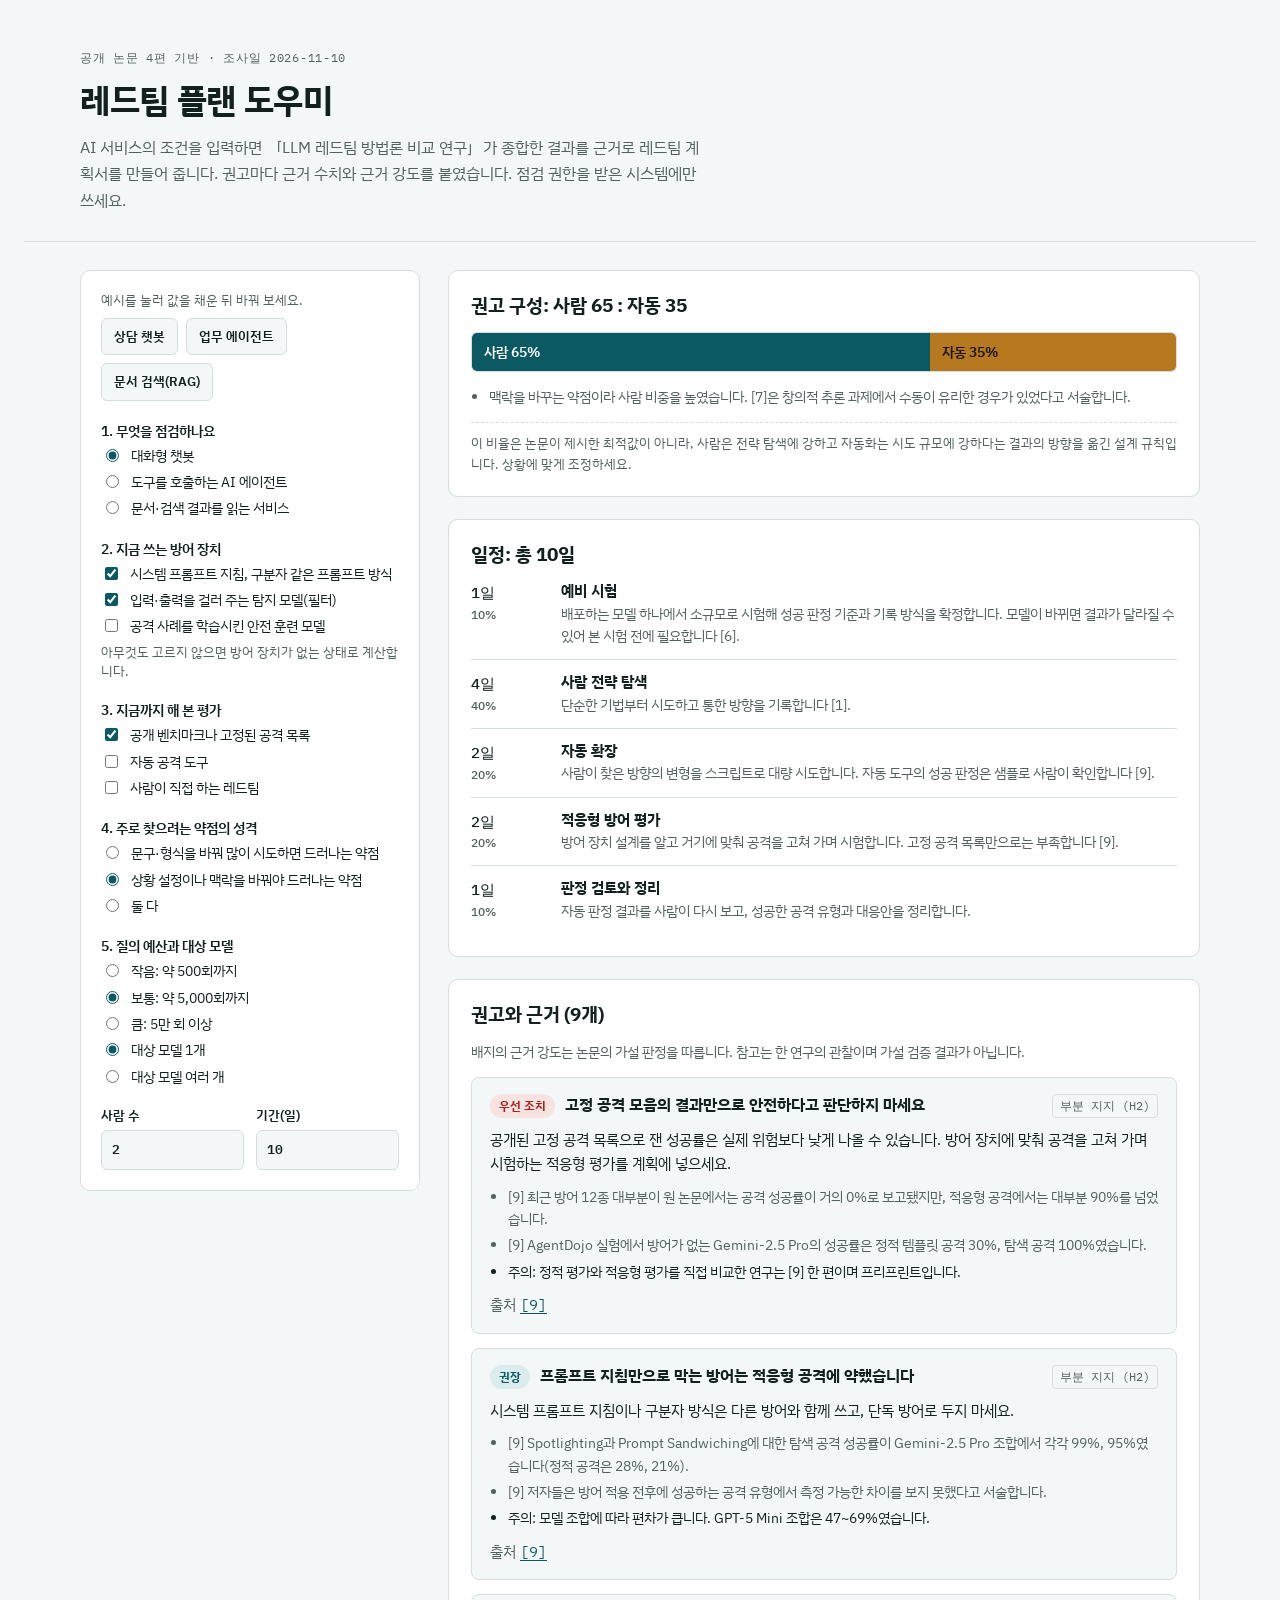
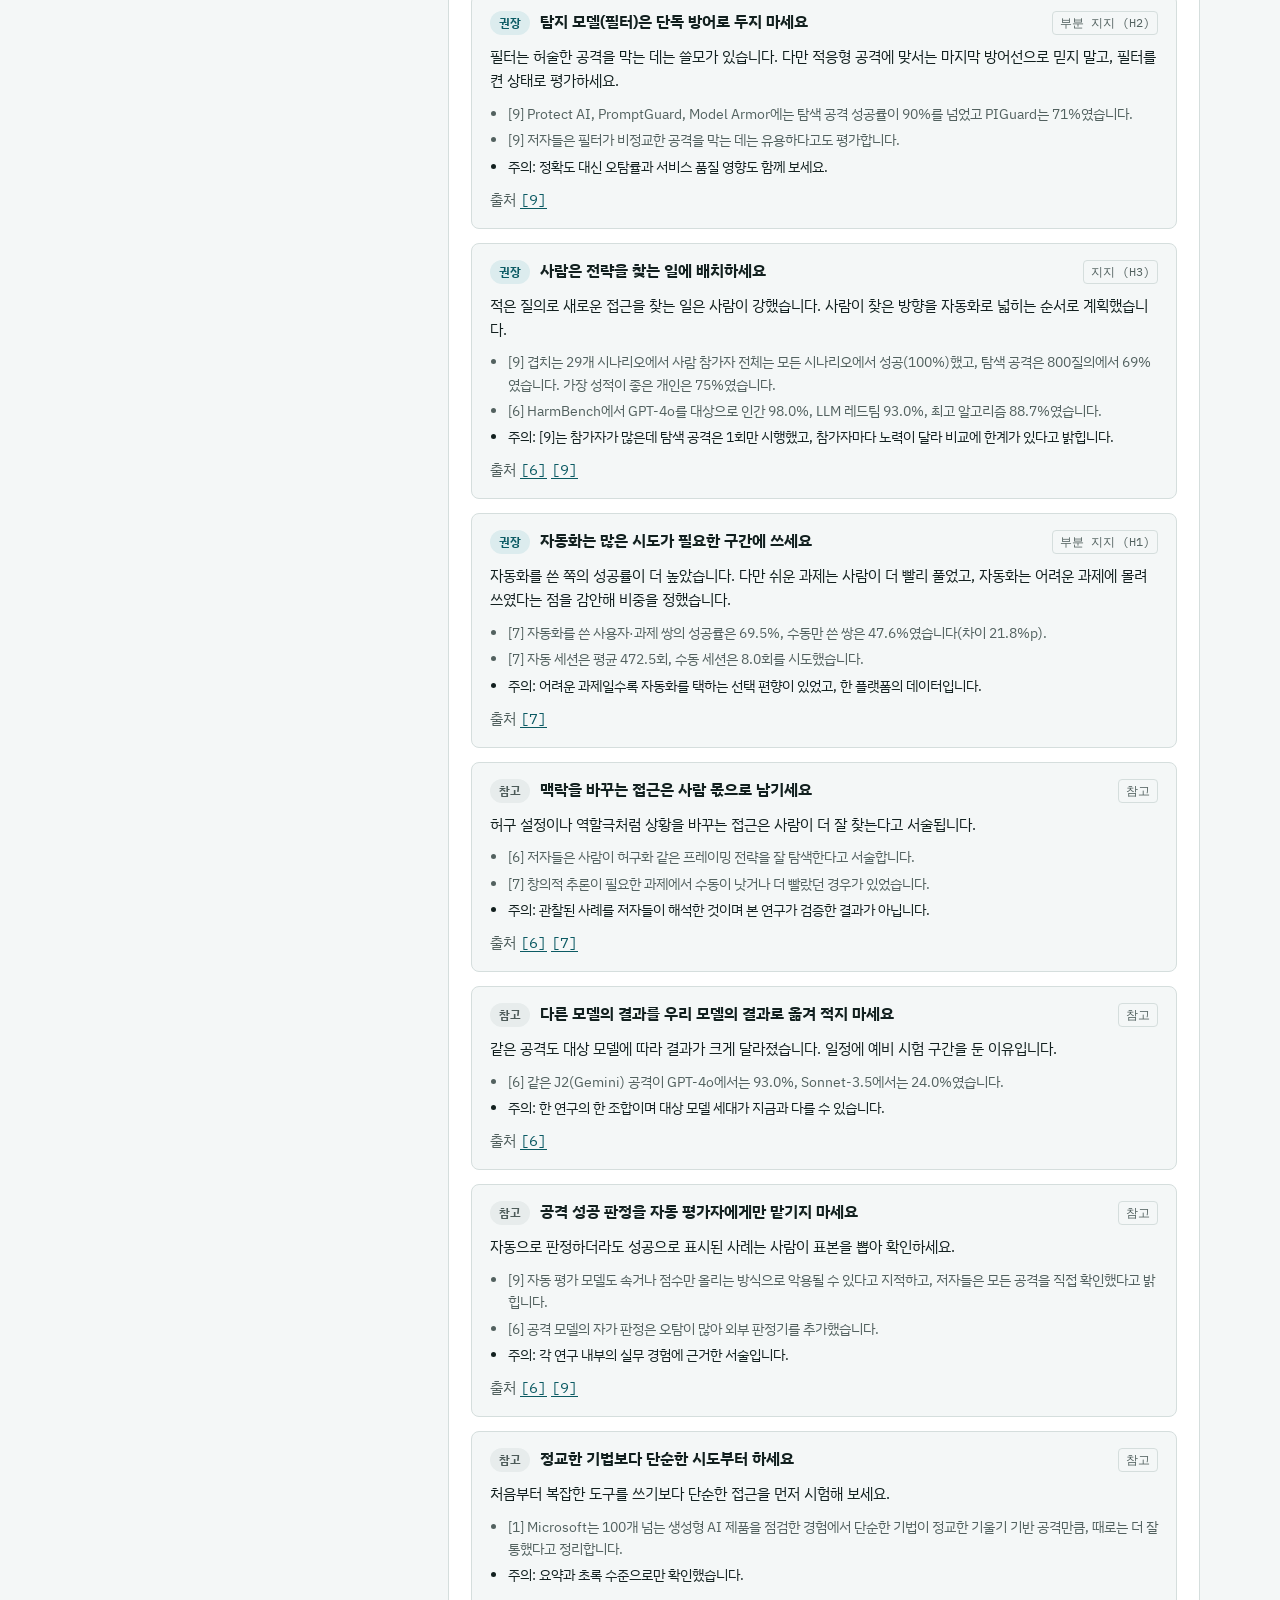
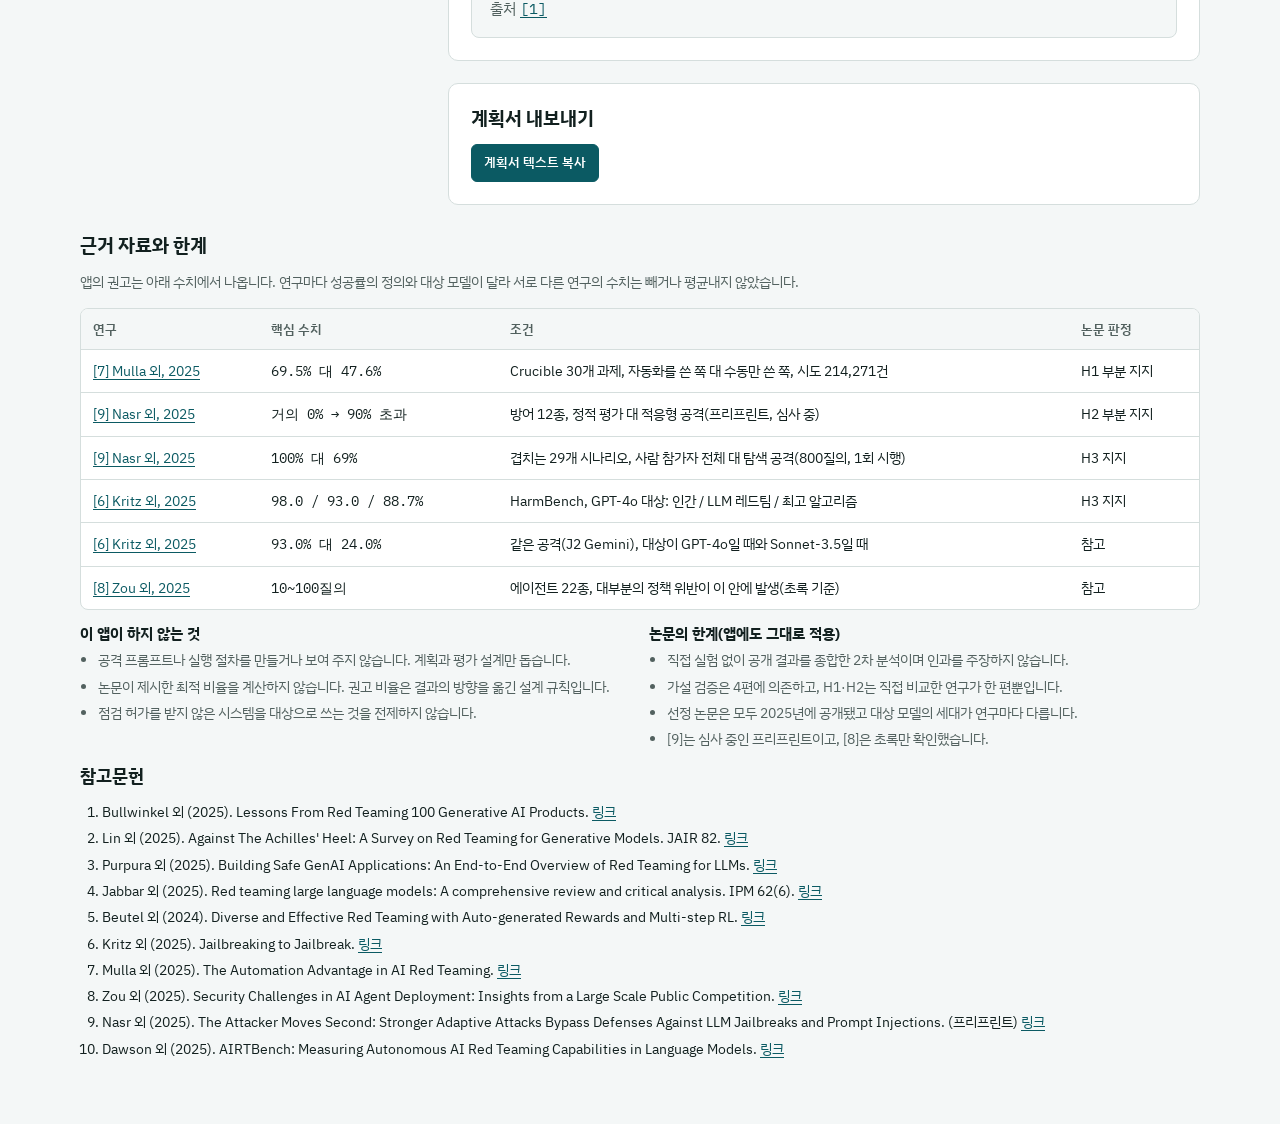
<file: t_finalB/redteam_plan_helper/index.html>
<!doctype html>
<html lang="ko">
<head>
<meta charset="utf-8">
<meta name="viewport" content="width=device-width, initial-scale=1, viewport-fit=cover">
<title>레드팀 플랜 도우미</title>
<meta name="claude:viewport-fit-sides" content="cover">
<link rel="stylesheet" href="https://fonts.googleapis.com/css2?family=IBM+Plex+Mono:wght@400;500&family=IBM+Plex+Sans+KR:wght@400;500;600;700&display=swap">
<style>
/* Layout: 왼쪽 입력 패널(고정), 오른쪽 계획서. 좁은 화면에서는 위아래로 쌓음. */
:root {
  --bg: #f4f7f7;
  --surface: #ffffff;
  --fg: #12201f;
  --muted: #52615f;
  --line: #d5dedd;
  --accent: #0b5a63;
  --accent-fg: #ffffff;
  --accent-soft: #dcecee;
  --crit: #a8231b;
  --crit-soft: #f8e3e1;
  --rec: #0b5a63;
  --rec-soft: #dcecee;
  --info: #4d5b59;
  --info-soft: #e7ecec;
  --human: #0b5a63;
  --auto: #b7791f;
  --font-sans: "IBM Plex Sans KR", "Apple SD Gothic Neo", "Malgun Gothic", system-ui, sans-serif;
  --font-mono: "IBM Plex Mono", ui-monospace, "SFMono-Regular", Menlo, monospace;
}
@media (prefers-color-scheme: dark) {
  :root:not([data-theme="light"]) {
    --bg: #0d1516;
    --surface: #152021;
    --fg: #e6efee;
    --muted: #9fb0ae;
    --line: #2a3b3c;
    --accent: #5cc3cf;
    --accent-fg: #06191b;
    --accent-soft: #17383c;
    --crit: #ff8f86;
    --crit-soft: #3a1c1a;
    --rec: #5cc3cf;
    --rec-soft: #17383c;
    --info: #b3c2c0;
    --info-soft: #1f2d2e;
    --human: #5cc3cf;
    --auto: #e6b255;
    color-scheme: dark;
  }
}
:root[data-theme="dark"] {
  --bg: #0d1516;
  --surface: #152021;
  --fg: #e6efee;
  --muted: #9fb0ae;
  --line: #2a3b3c;
  --accent: #5cc3cf;
  --accent-fg: #06191b;
  --accent-soft: #17383c;
  --crit: #ff8f86;
  --crit-soft: #3a1c1a;
  --rec: #5cc3cf;
  --rec-soft: #17383c;
  --info: #b3c2c0;
  --info-soft: #1f2d2e;
  --human: #5cc3cf;
  --auto: #e6b255;
  color-scheme: dark;
}
* { box-sizing: border-box; }
body {
  background: var(--bg);
  color: var(--fg);
  font-family: var(--font-sans);
  font-size: 15px;
  line-height: 1.65;
  padding-block: 0 56px;
  padding-left: max(16px, env(safe-area-inset-left, 0px));
  padding-right: max(16px, env(safe-area-inset-right, 0px));
}
.wrap { max-width: 1120px; margin: 0 auto; }
h1, h2, h3, p { margin: 0; }
h1, h2, h3 { text-wrap: balance; line-height: 1.3; }
a { color: var(--accent); text-underline-offset: 3px; }
:focus-visible { outline: 3px solid var(--accent); outline-offset: 2px; border-radius: 4px; }

.top { padding: 40px 0 28px; border-bottom: 1px solid var(--line); margin-bottom: 28px; }
.eyebrow { font-family: var(--font-mono); font-size: 12px; letter-spacing: 0.06em; color: var(--muted); margin-bottom: 10px; }
h1 { font-size: 34px; font-weight: 700; letter-spacing: -0.01em; margin-bottom: 12px; }
.lede { max-width: 62ch; color: var(--muted); font-size: 16px; }

.grid { display: grid; grid-template-columns: 340px minmax(0, 1fr); gap: 28px; align-items: start; }
.panel { background: var(--surface); border: 1px solid var(--line); border-radius: 10px; padding: 20px; }
.input { position: sticky; top: 16px; display: flex; flex-direction: column; gap: 18px; min-width: 0; }
.input h2 { font-size: 17px; }
fieldset { border: 0; margin: 0; padding: 0; min-width: 0; display: flex; flex-direction: column; gap: 6px; }
legend { font-weight: 600; font-size: 14px; padding: 0; margin-bottom: 4px; }
.hint { font-size: 12.5px; color: var(--muted); line-height: 1.5; }
.opt { display: flex; gap: 9px; align-items: flex-start; font-size: 14px; line-height: 1.45; cursor: pointer; }
.opt input { margin-top: 3px; accent-color: var(--accent); flex: none; }
.nums { display: grid; grid-template-columns: 1fr 1fr; gap: 12px; }
.nums label { display: flex; flex-direction: column; gap: 4px; font-size: 13px; font-weight: 600; }
.nums input {
  font: inherit; font-family: var(--font-mono); padding: 8px 10px; border: 1px solid var(--line);
  border-radius: 6px; background: var(--bg); color: var(--fg); width: 100%;
}
.presets { display: flex; flex-direction: column; gap: 8px; }
.presets .row { display: flex; flex-wrap: wrap; gap: 8px; }
button {
  font: inherit; font-size: 13px; font-weight: 600; cursor: pointer; padding: 7px 12px;
  border-radius: 6px; border: 1px solid var(--line); background: var(--bg); color: var(--fg);
}
button:hover { border-color: var(--accent); }
button.primary { background: var(--accent); color: var(--accent-fg); border-color: var(--accent); }

.out { display: flex; flex-direction: column; gap: 22px; min-width: 0; }
.block { background: var(--surface); border: 1px solid var(--line); border-radius: 10px; padding: 22px; display: flex; flex-direction: column; gap: 14px; min-width: 0; }
.block > h2 { font-size: 19px; }
.sub { color: var(--muted); font-size: 13.5px; }

.split { display: flex; height: 40px; border-radius: 6px; overflow: hidden; border: 1px solid var(--line); }
.split div { display: flex; align-items: center; padding: 0 12px; font-weight: 600; font-size: 14px; white-space: nowrap; overflow: hidden; }
.split .h { background: var(--human); color: var(--accent-fg); }
.split .a { background: var(--auto); color: #1b1303; }
@media (prefers-reduced-motion: no-preference) { .split div { transition: width 0.35s ease; } }
.why { margin: 0; padding-left: 18px; color: var(--muted); font-size: 13.5px; display: flex; flex-direction: column; gap: 3px; }
.note { font-size: 12.5px; color: var(--muted); border-top: 1px dashed var(--line); padding-top: 10px; }

.phases { list-style: none; margin: 0; padding: 0; display: flex; flex-direction: column; }
.phase { display: grid; grid-template-columns: 76px minmax(0, 1fr); gap: 14px; padding: 12px 0; border-top: 1px solid var(--line); }
.phase:first-child { border-top: 0; padding-top: 0; }
.phase .d { font-family: var(--font-mono); font-weight: 500; font-size: 15px; font-variant-numeric: tabular-nums; }
.phase .d small { display: block; font-size: 11.5px; color: var(--muted); font-family: var(--font-sans); }
.phase h3 { font-size: 15px; margin-bottom: 2px; }
.phase p { font-size: 13.5px; color: var(--muted); }

.cards { display: flex; flex-direction: column; gap: 14px; }
.card { border: 1px solid var(--line); border-radius: 8px; padding: 16px 18px; display: flex; flex-direction: column; gap: 10px; background: var(--bg); min-width: 0; }
.card header { display: flex; gap: 10px; align-items: flex-start; flex-wrap: wrap; }
.card h3 { font-size: 16px; flex: 1 1 220px; min-width: 0; }
.pill { font-size: 12px; font-weight: 700; padding: 2px 9px; border-radius: 999px; white-space: nowrap; }
.pill.lvl-crit { background: var(--crit-soft); color: var(--crit); }
.pill.lvl-rec { background: var(--rec-soft); color: var(--rec); }
.pill.lvl-info { background: var(--info-soft); color: var(--info); }
.strength { font-family: var(--font-mono); font-size: 12px; color: var(--muted); border: 1px solid var(--line); border-radius: 4px; padding: 1px 7px; white-space: nowrap; }
.card p { font-size: 14.5px; }
.ev { margin: 0; padding-left: 18px; font-size: 13.5px; color: var(--muted); display: flex; flex-direction: column; gap: 4px; }
.ev .cav { color: var(--fg); }
.refs { font-size: 12.5px; color: var(--muted); }
.refs a { font-family: var(--font-mono); }

.actions { display: flex; flex-wrap: wrap; gap: 10px; align-items: center; }
#status { font-size: 13px; color: var(--muted); }
#fallback { width: 100%; min-height: 160px; font-family: var(--font-mono); font-size: 12.5px; border: 1px solid var(--line); border-radius: 6px; padding: 10px; background: var(--bg); color: var(--fg); }

.evidence { margin-top: 28px; display: flex; flex-direction: column; gap: 14px; }
.evidence h2 { font-size: 19px; }
.tablewrap { overflow-x: auto; border: 1px solid var(--line); border-radius: 8px; background: var(--surface); }
table { border-collapse: collapse; width: 100%; font-size: 13.5px; min-width: 640px; }
th, td { text-align: left; padding: 10px 12px; border-bottom: 1px solid var(--line); vertical-align: top; }
th { font-size: 12.5px; color: var(--muted); font-weight: 600; background: var(--bg); }
td.n { font-family: var(--font-mono); font-variant-numeric: tabular-nums; white-space: nowrap; }
tr:last-child td { border-bottom: 0; }
.two { display: grid; grid-template-columns: repeat(2, minmax(0, 1fr)); gap: 18px; }
.two ul { margin: 6px 0 0; padding-left: 18px; font-size: 13.5px; color: var(--muted); display: flex; flex-direction: column; gap: 4px; }
.two h3 { font-size: 15px; }
.reflist { margin: 0; padding-left: 22px; font-size: 13.5px; display: flex; flex-direction: column; gap: 4px; }

@media (max-width: 860px) {
  .grid { grid-template-columns: minmax(0, 1fr); }
  .input { position: static; }
  .two { grid-template-columns: minmax(0, 1fr); }
  h1 { font-size: 28px; }
}
</style>
</head>
<body>


<header class="top">
  <div class="wrap">
    <p class="eyebrow">공개 논문 4편 기반 · 조사일 2026-11-10</p>
    <h1>레드팀 플랜 도우미</h1>
    <p class="lede">AI 서비스의 조건을 입력하면 「LLM 레드팀 방법론 비교 연구」가 종합한 결과를 근거로 레드팀 계획서를 만들어 줍니다. 권고마다 근거 수치와 근거 강도를 붙였습니다. 점검 권한을 받은 시스템에만 쓰세요.</p>
  </div>
</header>

<main class="wrap grid">
  <form id="f" class="panel input" onsubmit="return false">
    <div class="presets">
      <p class="hint">예시를 눌러 값을 채운 뒤 바꿔 보세요.</p>
      <div class="row">
        <button type="button" data-preset="chat">상담 챗봇</button>
        <button type="button" data-preset="agent">업무 에이전트</button>
        <button type="button" data-preset="rag">문서 검색(RAG)</button>
      </div>
    </div>

    <fieldset>
      <legend>1. 무엇을 점검하나요</legend>
      <label class="opt"><input type="radio" name="target" value="chat" id="t-chat" checked> 대화형 챗봇</label>
      <label class="opt"><input type="radio" name="target" value="agent" id="t-agent"> 도구를 호출하는 AI 에이전트</label>
      <label class="opt"><input type="radio" name="target" value="rag" id="t-rag"> 문서·검색 결과를 읽는 서비스</label>
    </fieldset>

    <fieldset>
      <legend>2. 지금 쓰는 방어 장치</legend>
      <label class="opt"><input type="checkbox" id="d-prompt"> 시스템 프롬프트 지침, 구분자 같은 프롬프트 방식</label>
      <label class="opt"><input type="checkbox" id="d-filter"> 입력·출력을 걸러 주는 탐지 모델(필터)</label>
      <label class="opt"><input type="checkbox" id="d-train"> 공격 사례를 학습시킨 안전 훈련 모델</label>
      <p class="hint">아무것도 고르지 않으면 방어 장치가 없는 상태로 계산합니다.</p>
    </fieldset>

    <fieldset>
      <legend>3. 지금까지 해 본 평가</legend>
      <label class="opt"><input type="checkbox" id="e-static"> 공개 벤치마크나 고정된 공격 목록</label>
      <label class="opt"><input type="checkbox" id="e-auto"> 자동 공격 도구</label>
      <label class="opt"><input type="checkbox" id="e-human"> 사람이 직접 하는 레드팀</label>
    </fieldset>

    <fieldset>
      <legend>4. 주로 찾으려는 약점의 성격</legend>
      <label class="opt"><input type="radio" name="task" value="search" id="k-search"> 문구·형식을 바꿔 많이 시도하면 드러나는 약점</label>
      <label class="opt"><input type="radio" name="task" value="creative" id="k-creative"> 상황 설정이나 맥락을 바꿔야 드러나는 약점</label>
      <label class="opt"><input type="radio" name="task" value="both" id="k-both" checked> 둘 다</label>
    </fieldset>

    <fieldset>
      <legend>5. 질의 예산과 대상 모델</legend>
      <label class="opt"><input type="radio" name="budget" value="s" id="b-s"> 작음: 약 500회까지</label>
      <label class="opt"><input type="radio" name="budget" value="m" id="b-m" checked> 보통: 약 5,000회까지</label>
      <label class="opt"><input type="radio" name="budget" value="l" id="b-l"> 큼: 5만 회 이상</label>
      <label class="opt"><input type="radio" name="models" value="one" id="m-one" checked> 대상 모델 1개</label>
      <label class="opt"><input type="radio" name="models" value="many" id="m-many"> 대상 모델 여러 개</label>
    </fieldset>

    <div class="nums">
      <label for="people">사람 수
        <input id="people" type="number" min="1" max="20" value="2" inputmode="numeric">
      </label>
      <label for="days">기간(일)
        <input id="days" type="number" min="1" max="60" value="10" inputmode="numeric">
      </label>
    </div>
  </form>

  <section id="out" class="out" aria-live="polite"></section>
</main>

<section class="wrap evidence" id="evidence">
  <h2>근거 자료와 한계</h2>
  <p class="sub">앱의 권고는 아래 수치에서 나옵니다. 연구마다 성공률의 정의와 대상 모델이 달라 서로 다른 연구의 수치는 빼거나 평균내지 않았습니다.</p>
  <div class="tablewrap">
    <table>
      <thead><tr><th>연구</th><th>핵심 수치</th><th>조건</th><th>논문 판정</th></tr></thead>
      <tbody>
        <tr><td><a href="https://arxiv.org/abs/2504.19855" target="_blank" rel="noopener">[7] Mulla 외, 2025</a></td><td class="n">69.5% 대 47.6%</td><td>Crucible 30개 과제, 자동화를 쓴 쪽 대 수동만 쓴 쪽, 시도 214,271건</td><td>H1 부분 지지</td></tr>
        <tr><td><a href="https://arxiv.org/abs/2510.09023" target="_blank" rel="noopener">[9] Nasr 외, 2025</a></td><td class="n">거의 0% → 90% 초과</td><td>방어 12종, 정적 평가 대 적응형 공격(프리프린트, 심사 중)</td><td>H2 부분 지지</td></tr>
        <tr><td><a href="https://arxiv.org/abs/2510.09023" target="_blank" rel="noopener">[9] Nasr 외, 2025</a></td><td class="n">100% 대 69%</td><td>겹치는 29개 시나리오, 사람 참가자 전체 대 탐색 공격(800질의, 1회 시행)</td><td>H3 지지</td></tr>
        <tr><td><a href="https://arxiv.org/abs/2502.09638" target="_blank" rel="noopener">[6] Kritz 외, 2025</a></td><td class="n">98.0 / 93.0 / 88.7%</td><td>HarmBench, GPT-4o 대상: 인간 / LLM 레드팀 / 최고 알고리즘</td><td>H3 지지</td></tr>
        <tr><td><a href="https://arxiv.org/abs/2502.09638" target="_blank" rel="noopener">[6] Kritz 외, 2025</a></td><td class="n">93.0% 대 24.0%</td><td>같은 공격(J2 Gemini), 대상이 GPT-4o일 때와 Sonnet-3.5일 때</td><td>참고</td></tr>
        <tr><td><a href="https://arxiv.org/abs/2507.20526" target="_blank" rel="noopener">[8] Zou 외, 2025</a></td><td class="n">10~100질의</td><td>에이전트 22종, 대부분의 정책 위반이 이 안에 발생(초록 기준)</td><td>참고</td></tr>
      </tbody>
    </table>
  </div>
  <div class="two">
    <div>
      <h3>이 앱이 하지 않는 것</h3>
      <ul>
        <li>공격 프롬프트나 실행 절차를 만들거나 보여 주지 않습니다. 계획과 평가 설계만 돕습니다.</li>
        <li>논문이 제시한 최적 비율을 계산하지 않습니다. 권고 비율은 결과의 방향을 옮긴 설계 규칙입니다.</li>
        <li>점검 허가를 받지 않은 시스템을 대상으로 쓰는 것을 전제하지 않습니다.</li>
      </ul>
    </div>
    <div>
      <h3>논문의 한계(앱에도 그대로 적용)</h3>
      <ul>
        <li>직접 실험 없이 공개 결과를 종합한 2차 분석이며 인과를 주장하지 않습니다.</li>
        <li>가설 검증은 4편에 의존하고, H1·H2는 직접 비교한 연구가 한 편뿐입니다.</li>
        <li>선정 논문은 모두 2025년에 공개됐고 대상 모델의 세대가 연구마다 다릅니다.</li>
        <li>[9]는 심사 중인 프리프린트이고, [8]은 초록만 확인했습니다.</li>
      </ul>
    </div>
  </div>
  <h3>참고문헌</h3>
  <ol class="reflist" id="reflist"></ol>
</section>

<script>
(function () {
  var REFS = {
    1: ["Bullwinkel 외 (2025). Lessons From Red Teaming 100 Generative AI Products.", "https://arxiv.org/abs/2501.07238"],
    2: ["Lin 외 (2025). Against The Achilles' Heel: A Survey on Red Teaming for Generative Models. JAIR 82.", "https://doi.org/10.1613/jair.1.17654"],
    3: ["Purpura 외 (2025). Building Safe GenAI Applications: An End-to-End Overview of Red Teaming for LLMs.", "https://arxiv.org/abs/2503.01742"],
    4: ["Jabbar 외 (2025). Red teaming large language models: A comprehensive review and critical analysis. IPM 62(6).", "https://doi.org/10.1016/j.ipm.2025.104239"],
    5: ["Beutel 외 (2024). Diverse and Effective Red Teaming with Auto-generated Rewards and Multi-step RL.", "https://arxiv.org/abs/2412.18693"],
    6: ["Kritz 외 (2025). Jailbreaking to Jailbreak.", "https://arxiv.org/abs/2502.09638"],
    7: ["Mulla 외 (2025). The Automation Advantage in AI Red Teaming.", "https://arxiv.org/abs/2504.19855"],
    8: ["Zou 외 (2025). Security Challenges in AI Agent Deployment: Insights from a Large Scale Public Competition.", "https://arxiv.org/abs/2507.20526"],
    9: ["Nasr 외 (2025). The Attacker Moves Second: Stronger Adaptive Attacks Bypass Defenses Against LLM Jailbreaks and Prompt Injections. (프리프린트)", "https://arxiv.org/abs/2510.09023"],
    10: ["Dawson 외 (2025). AIRTBench: Measuring Autonomous AI Red Teaming Capabilities in Language Models.", "https://arxiv.org/abs/2506.14682"]
  };
  var LEVEL = { crit: "우선 조치", rec: "권장", info: "참고" };
  var LEVEL_ORDER = { crit: 0, rec: 1, info: 2 };

  var PRESETS = {
    chat:  { target: "chat",  d: ["prompt", "filter"], e: ["static"],          task: "creative", budget: "m", models: "one",  people: 2, days: 10 },
    agent: { target: "agent", d: ["filter", "train"],  e: ["static", "auto"],   task: "both",     budget: "l", models: "many", people: 4, days: 21 },
    rag:   { target: "rag",   d: ["prompt"],           e: [],                   task: "search",   budget: "s", models: "one",  people: 1, days: 7 }
  };

  function $(id) { return document.getElementById(id); }
  function radio(name) {
    var el = document.querySelector('input[name="' + name + '"]:checked');
    return el ? el.value : null;
  }
  function num(id, lo, hi, dflt) {
    var v = parseInt($(id).value, 10);
    if (isNaN(v)) v = dflt;
    return Math.max(lo, Math.min(hi, v));
  }
  function readState() {
    return {
      target: radio("target"), task: radio("task"), budget: radio("budget"), models: radio("models"),
      dPrompt: $("d-prompt").checked, dFilter: $("d-filter").checked, dTrain: $("d-train").checked,
      eStatic: $("e-static").checked, eAuto: $("e-auto").checked, eHuman: $("e-human").checked,
      people: num("people", 1, 20, 2), days: num("days", 1, 60, 10)
    };
  }
  function applyPreset(key) {
    var p = PRESETS[key];
    $("t-" + p.target).checked = true;
    $("d-prompt").checked = p.d.indexOf("prompt") >= 0;
    $("d-filter").checked = p.d.indexOf("filter") >= 0;
    $("d-train").checked = p.d.indexOf("train") >= 0;
    $("e-static").checked = p.e.indexOf("static") >= 0;
    $("e-auto").checked = p.e.indexOf("auto") >= 0;
    $("e-human").checked = p.e.indexOf("human") >= 0;
    $("k-" + p.task).checked = true;
    $("b-" + p.budget).checked = true;
    $("m-" + p.models).checked = true;
    $("people").value = p.people;
    $("days").value = p.days;
    render();
  }

  /* 사람/자동 구성비: 논문의 결과 방향을 옮긴 규칙. 최적 비율이 아님. */
  function split(s) {
    var auto = { search: 65, creative: 35, both: 50 }[s.task];
    var why = [];
    if (s.task === "search") why.push("반복 탐색형 약점이라 자동 비중을 높였습니다. [7]에서 체계적 탐색이 필요한 과제에 자동화가 유리했습니다.");
    if (s.task === "creative") why.push("맥락을 바꾸는 약점이라 사람 비중을 높였습니다. [7]은 창의적 추론 과제에서 수동이 유리한 경우가 있었다고 서술합니다.");
    if (s.task === "both") why.push("두 성격이 섞여 있어 5:5에서 시작했습니다.");
    if (s.budget === "s") { auto -= 15; why.push("질의 예산이 작아 자동 비중을 15%p 낮췄습니다. 자동 세션은 평균 472.5회, 수동 세션은 8.0회를 시도했습니다 [7]."); }
    if (s.budget === "l") { auto += 10; why.push("질의 예산이 커서 자동 비중을 10%p 높였습니다."); }
    if (s.people <= 1) { auto += 10; why.push("사람이 1명이라 자동 비중을 10%p 높였습니다."); }
    if (s.people >= 4) { auto -= 10; why.push("사람이 4명 이상이라 사람 비중을 10%p 높였습니다."); }
    auto = Math.max(20, Math.min(80, auto));
    return { auto: auto, human: 100 - auto, why: why };
  }

  /* 일정: 0.5일 단위, 합이 입력한 기간과 같도록 배분 */
  function schedule(s, sp) {
    var hasDef = s.dPrompt || s.dFilter || s.dTrain;
    var items = [
      { key: "prep", name: "예비 시험", w: 0.10, desc: "배포하는 모델 하나에서 소규모로 시험해 성공 판정 기준과 기록 방식을 확정합니다. 모델이 바뀌면 결과가 달라질 수 있어 본 시험 전에 필요합니다 [6]." }
    ];
    var adaptive = hasDef ? 0.20 : 0;
    var review = 0.10;
    var rest = 1 - 0.10 - adaptive - review;
    items.push({ key: "human", name: "사람 전략 탐색", w: rest * sp.human / 100, desc: s.people >= 3 ? "사람마다 다른 전략을 맡겨 병렬로 시도합니다. 단순한 기법부터 시도합니다 [1]." : "단순한 기법부터 시도하고 통한 방향을 기록합니다 [1]." });
    items.push({ key: "auto", name: "자동 확장", w: rest * sp.auto / 100, desc: "사람이 찾은 방향의 변형을 스크립트로 대량 시도합니다. 자동 도구의 성공 판정은 샘플로 사람이 확인합니다 [9]." });
    if (hasDef) items.push({ key: "adapt", name: "적응형 방어 평가", w: adaptive, desc: "방어 장치 설계를 알고 거기에 맞춰 공격을 고쳐 가며 시험합니다. 고정 공격 목록만으로는 부족합니다 [9]." });
    items.push({ key: "review", name: "판정 검토와 정리", w: review, desc: "자동 판정 결과를 사람이 다시 보고, 성공한 공격 유형과 대응안을 정리합니다." });
    var units = s.days * 2, used = 0, i;
    for (i = 0; i < items.length; i++) { items[i].raw = items[i].w * units; items[i].u = Math.floor(items[i].raw); used += items[i].u; }
    var order = items.slice().sort(function (a, b) { return (b.raw - b.u) - (a.raw - a.u); });
    var left = units - used, j = 0;
    while (left > 0) { order[j % order.length].u += 1; left--; j++; }
    for (i = 0; i < items.length; i++) items[i].days = items[i].u / 2;
    return items;
  }

  function cards(s) {
    var list = [];
    var hasDef = s.dPrompt || s.dFilter || s.dTrain;
    var protectedByHumanOrAuto = s.eAuto || s.eHuman;

    if (s.eStatic) {
      list.push({
        lvl: protectedByHumanOrAuto ? "rec" : "crit", strength: "부분 지지 (H2)", refs: [9],
        title: "고정 공격 모음의 결과만으로 안전하다고 판단하지 마세요",
        body: "공개된 고정 공격 목록으로 잰 성공률은 실제 위험보다 낮게 나올 수 있습니다. 방어 장치에 맞춰 공격을 고쳐 가며 시험하는 적응형 평가를 계획에 넣으세요.",
        ev: ["[9] 최근 방어 12종 대부분이 원 논문에서는 공격 성공률이 거의 0%로 보고됐지만, 적응형 공격에서는 대부분 90%를 넘었습니다.", "[9] AgentDojo 실험에서 방어가 없는 Gemini-2.5 Pro의 성공률은 정적 템플릿 공격 30%, 탐색 공격 100%였습니다."],
        cav: "정적 평가와 적응형 평가를 직접 비교한 연구는 [9] 한 편이며 프리프린트입니다."
      });
    }
    if (s.dPrompt) {
      list.push({
        lvl: "rec", strength: "부분 지지 (H2)", refs: [9],
        title: "프롬프트 지침만으로 막는 방어는 적응형 공격에 약했습니다",
        body: "시스템 프롬프트 지침이나 구분자 방식은 다른 방어와 함께 쓰고, 단독 방어로 두지 마세요.",
        ev: ["[9] Spotlighting과 Prompt Sandwiching에 대한 탐색 공격 성공률이 Gemini-2.5 Pro 조합에서 각각 99%, 95%였습니다(정적 공격은 28%, 21%).", "[9] 저자들은 방어 적용 전후에 성공하는 공격 유형에서 측정 가능한 차이를 보지 못했다고 서술합니다."],
        cav: "모델 조합에 따라 편차가 큽니다. GPT-5 Mini 조합은 47~69%였습니다."
      });
    }
    if (s.dFilter) {
      list.push({
        lvl: "rec", strength: "부분 지지 (H2)", refs: [9],
        title: "탐지 모델(필터)은 단독 방어로 두지 마세요",
        body: "필터는 허술한 공격을 막는 데는 쓸모가 있습니다. 다만 적응형 공격에 맞서는 마지막 방어선으로 믿지 말고, 필터를 켠 상태로 평가하세요.",
        ev: ["[9] Protect AI, PromptGuard, Model Armor에는 탐색 공격 성공률이 90%를 넘었고 PIGuard는 71%였습니다.", "[9] 저자들은 필터가 비정교한 공격을 막는 데는 유용하다고도 평가합니다."],
        cav: "정확도 대신 오탐률과 서비스 품질 영향도 함께 보세요."
      });
    }
    if (s.dTrain) {
      list.push({
        lvl: "rec", strength: "부분 지지 (H2)", refs: [9],
        title: "공격 사례를 학습시킨 모델도 새로운 공격에는 약할 수 있습니다",
        body: "학습에 쓰지 않은 방식의 공격을 따로 만들어 시험하세요.",
        ev: ["[9] 강화학습 기반 공격이 Circuit Breakers에 HarmBench 성공률 100%를 보였습니다.", "[9] MetaSecAlign의 성공률은 정적 AgentDojo 2%, 탐색 공격 96%였습니다."],
        cav: "학습 계열 방어는 각 방어의 원 논문 평가와 비교해서 읽어야 합니다."
      });
    }
    if (s.target === "agent" || s.target === "rag") {
      list.push({
        lvl: "rec", strength: "참고", refs: [8],
        title: s.target === "agent" ? "에이전트는 모델이 크다고 안전하다고 가정하지 마세요" : "문서와 검색 결과에 숨은 지시도 시험 범위에 넣으세요",
        body: s.target === "agent"
          ? "도구 호출이 있는 서비스는 사용자 입력뿐 아니라 도구가 돌려준 데이터를 통한 공격까지 시험해야 합니다. 모델의 크기나 최신성을 방어의 근거로 삼지 마세요."
          : "서비스가 읽어 들이는 문서, 웹 페이지, 도구 결과 안에 지시를 숨기는 간접 공격까지 시험 시나리오에 넣으세요.",
        ev: ["[8] 에이전트 22종을 대상으로 한 공개 대회에서 공격 180만 건이 제출됐고 6만 건 넘게 정책 위반을 유도했습니다.", "[8] 거의 모든 에이전트가 대부분의 위반 유형에서 10~100질의 안에 뚫렸고, 모델 크기·능력·추론 연산량과 강건성의 상관은 제한적이었습니다."],
        cav: "[8]은 초록 수준으로만 확인했습니다."
      });
    }
    list.push({
      lvl: "rec", strength: "지지 (H3)", refs: [6, 9],
      title: "사람은 전략을 찾는 일에 배치하세요",
      body: "적은 질의로 새로운 접근을 찾는 일은 사람이 강했습니다. 사람이 찾은 방향을 자동화로 넓히는 순서로 계획했습니다.",
      ev: ["[9] 겹치는 29개 시나리오에서 사람 참가자 전체는 모든 시나리오에서 성공(100%)했고, 탐색 공격은 800질의에서 69%였습니다. 가장 성적이 좋은 개인은 75%였습니다.", "[6] HarmBench에서 GPT-4o를 대상으로 인간 98.0%, LLM 레드팀 93.0%, 최고 알고리즘 88.7%였습니다."],
      cav: "[9]는 참가자가 많은데 탐색 공격은 1회만 시행했고, 참가자마다 노력이 달라 비교에 한계가 있다고 밝힙니다."
    });
    list.push({
      lvl: "rec", strength: "부분 지지 (H1)", refs: [7],
      title: "자동화는 많은 시도가 필요한 구간에 쓰세요",
      body: "자동화를 쓴 쪽의 성공률이 더 높았습니다. 다만 쉬운 과제는 사람이 더 빨리 풀었고, 자동화는 어려운 과제에 몰려 쓰였다는 점을 감안해 비중을 정했습니다.",
      ev: ["[7] 자동화를 쓴 사용자·과제 쌍의 성공률은 69.5%, 수동만 쓴 쌍은 47.6%였습니다(차이 21.8%p).", "[7] 자동 세션은 평균 472.5회, 수동 세션은 8.0회를 시도했습니다."],
      cav: "어려운 과제일수록 자동화를 택하는 선택 편향이 있었고, 한 플랫폼의 데이터입니다."
    });
    if (s.task === "creative" || s.task === "both") {
      list.push({
        lvl: "info", strength: "참고", refs: [6, 7],
        title: "맥락을 바꾸는 접근은 사람 몫으로 남기세요",
        body: "허구 설정이나 역할극처럼 상황을 바꾸는 접근은 사람이 더 잘 찾는다고 서술됩니다.",
        ev: ["[6] 저자들은 사람이 허구화 같은 프레이밍 전략을 잘 탐색한다고 서술합니다.", "[7] 창의적 추론이 필요한 과제에서 수동이 낫거나 더 빨랐던 경우가 있었습니다."],
        cav: "관찰된 사례를 저자들이 해석한 것이며 본 연구가 검증한 결과가 아닙니다."
      });
    }
    if (s.people >= 3) {
      list.push({
        lvl: "info", strength: "참고", refs: [9],
        title: "사람이 여럿이면 서로 다른 전략을 나눠 병렬로 시도하세요",
        body: "한 명이 한 전략을 끝까지 파는 것보다 사람마다 다른 전략을 맡기는 편이 적용 범위를 넓힙니다.",
        ev: ["[9] 사람 집단의 100%는 여러 참가자가 독립적으로 시도해 한 명이라도 성공하면 성공으로 센 값입니다."],
        cav: "집단 성공률은 개인 성공률보다 높게 나오는 방식이라 그대로 개인에게 기대하면 안 됩니다."
      });
    }
    list.push({
      lvl: "info", strength: "참고", refs: [6],
      title: s.models === "many" ? "모델마다 따로 측정하고 결과를 옮겨 적지 마세요" : "다른 모델의 결과를 우리 모델의 결과로 옮겨 적지 마세요",
      body: "같은 공격도 대상 모델에 따라 결과가 크게 달라졌습니다. 일정에 예비 시험 구간을 둔 이유입니다.",
      ev: ["[6] 같은 J2(Gemini) 공격이 GPT-4o에서는 93.0%, Sonnet-3.5에서는 24.0%였습니다."],
      cav: "한 연구의 한 조합이며 대상 모델 세대가 지금과 다를 수 있습니다."
    });
    list.push({
      lvl: "info", strength: "참고", refs: [6, 9],
      title: "공격 성공 판정을 자동 평가자에게만 맡기지 마세요",
      body: "자동으로 판정하더라도 성공으로 표시된 사례는 사람이 표본을 뽑아 확인하세요.",
      ev: ["[9] 자동 평가 모델도 속거나 점수만 올리는 방식으로 악용될 수 있다고 지적하고, 저자들은 모든 공격을 직접 확인했다고 밝힙니다.", "[6] 공격 모델의 자가 판정은 오탐이 많아 외부 판정기를 추가했습니다."],
      cav: "각 연구 내부의 실무 경험에 근거한 서술입니다."
    });
    if (!hasDef) {
      list.push({
        lvl: "info", strength: "참고", refs: [9],
        title: "방어 장치가 없으면 기준선부터 재세요",
        body: "먼저 방어 없는 상태의 성공률을 기록하고, 이후 방어를 하나 추가할 때마다 같은 평가를 반복해 변화를 비교하세요.",
        ev: ["[9] 같은 시나리오를 방어 유무로 나눠 비교하는 방식으로 방어의 효과를 측정했습니다."],
        cav: "평가 설계에 대한 일반 권고입니다."
      });
    }
    list.push({
      lvl: "info", strength: "참고", refs: [1],
      title: "정교한 기법보다 단순한 시도부터 하세요",
      body: "처음부터 복잡한 도구를 쓰기보다 단순한 접근을 먼저 시험해 보세요.",
      ev: ["[1] Microsoft는 100개 넘는 생성형 AI 제품을 점검한 경험에서 단순한 기법이 정교한 기울기 기반 공격만큼, 때로는 더 잘 통했다고 정리합니다."],
      cav: "요약과 초록 수준으로만 확인했습니다."
    });
    list.sort(function (a, b) { return LEVEL_ORDER[a.lvl] - LEVEL_ORDER[b.lvl]; });
    return list;
  }

  function refLinks(refs) {
    return refs.map(function (n) { return '<a href="' + REFS[n][1] + '" target="_blank" rel="noopener">[' + n + ']</a>'; }).join(" ");
  }
  function esc(t) { return String(t).replace(/&/g, "&amp;").replace(/</g, "&lt;").replace(/>/g, "&gt;"); }

  var lastText = "";
  function render() {
    var s = readState();
    var sp = split(s);
    var sch = schedule(s, sp);
    var cs = cards(s);
    var targetName = { chat: "대화형 챗봇", agent: "도구를 호출하는 AI 에이전트", rag: "문서·검색 결과를 읽는 서비스" }[s.target];

    var html = '';
    html += '<div class="block"><h2>권고 구성: 사람 ' + sp.human + ' : 자동 ' + sp.auto + '</h2>';
    html += '<div class="split" role="img" aria-label="사람 ' + sp.human + '퍼센트, 자동 ' + sp.auto + '퍼센트"><div class="h" style="width:' + sp.human + '%">사람 ' + sp.human + '%</div><div class="a" style="width:' + sp.auto + '%">자동 ' + sp.auto + '%</div></div>';
    html += '<ul class="why">' + sp.why.map(function (w) { return '<li>' + esc(w) + '</li>'; }).join('') + '</ul>';
    html += '<p class="note">이 비율은 논문이 제시한 최적값이 아니라, 사람은 전략 탐색에 강하고 자동화는 시도 규모에 강하다는 결과의 방향을 옮긴 설계 규칙입니다. 상황에 맞게 조정하세요.</p></div>';

    html += '<div class="block"><h2>일정: 총 ' + s.days + '일</h2><ol class="phases">';
    var skipped = 0;
    sch.forEach(function (p) {
      if (p.days === 0) { skipped++; return; }
      html += '<li class="phase"><div class="d">' + p.days + '일<small>' + Math.round(p.days / s.days * 100) + '%</small></div><div><h3>' + esc(p.name) + '</h3><p>' + esc(p.desc) + '</p></div></li>';
    });
    html += '</ol>';
    if (skipped) html += '<p class="note">기간이 짧아 ' + skipped + '개 단계는 일정에서 뺐습니다. 해당 작업은 다른 단계 안에서 함께 진행하세요.</p>';
    html += '</div>';

    html += '<div class="block"><h2>권고와 근거 (' + cs.length + '개)</h2><p class="sub">배지의 근거 강도는 논문의 가설 판정을 따릅니다. 참고는 한 연구의 관찰이며 가설 검증 결과가 아닙니다.</p><div class="cards">';
    cs.forEach(function (c) {
      html += '<article class="card"><header><span class="pill lvl-' + c.lvl + '">' + LEVEL[c.lvl] + '</span><h3>' + esc(c.title) + '</h3><span class="strength">' + esc(c.strength) + '</span></header>';
      html += '<p>' + esc(c.body) + '</p><ul class="ev">' + c.ev.map(function (e) { return '<li>' + esc(e) + '</li>'; }).join('') + '<li class="cav">주의: ' + esc(c.cav) + '</li></ul>';
      html += '<p class="refs">출처 ' + refLinks(c.refs) + '</p></article>';
    });
    html += '</div></div>';

    html += '<div class="block"><h2>계획서 내보내기</h2><div class="actions"><button type="button" class="primary" id="copy">계획서 텍스트 복사</button><span id="status" role="status"></span></div><textarea id="fallback" readonly hidden aria-label="계획서 텍스트"></textarea></div>';

    $("out").innerHTML = html;

    var t = [];
    t.push("레드팀 계획서");
    t.push("점검 대상: " + targetName + " / 기간 " + s.days + "일 / 사람 " + s.people + "명");
    t.push("권고 구성: 사람 " + sp.human + "% : 자동 " + sp.auto + "%");
    t.push("");
    t.push("[일정]");
    sch.forEach(function (p) { t.push("- " + p.name + " " + p.days + "일: " + p.desc); });
    t.push("");
    t.push("[권고와 근거]");
    cs.forEach(function (c, i) {
      t.push((i + 1) + ". (" + LEVEL[c.lvl] + ", " + c.strength + ") " + c.title);
      t.push("   " + c.body);
      c.ev.forEach(function (e) { t.push("   - " + e); });
      t.push("   - 주의: " + c.cav);
    });
    t.push("");
    t.push("[한계] 공개된 논문 결과를 종합한 2차 분석에 근거한 권고이며, 연구마다 지표와 대상 모델이 달라 수치를 직접 비교하지 않았습니다. 점검 권한을 받은 시스템에만 적용하세요.");
    t.push("[참고문헌]");
    [1, 6, 7, 8, 9].forEach(function (n) { t.push("[" + n + "] " + REFS[n][0] + " " + REFS[n][1]); });
    lastText = t.join("\n");

    $("copy").addEventListener("click", copyPlan);
  }

  function copyPlan() {
    var status = $("status"), fb = $("fallback");
    function fallback() {
      fb.hidden = false; fb.value = lastText; fb.focus(); fb.select();
      status.textContent = "자동 복사가 막혀 있어 텍스트를 선택해 두었습니다. 직접 복사하세요.";
    }
    try {
      if (navigator.clipboard && navigator.clipboard.writeText) {
        navigator.clipboard.writeText(lastText).then(function () { status.textContent = "복사했습니다."; }, fallback);
      } else { fallback(); }
    } catch (e) { fallback(); }
  }

  var rl = $("reflist"), k;
  for (k = 1; k <= 10; k++) {
    var li = document.createElement("li");
    li.innerHTML = esc(REFS[k][0]) + ' <a href="' + REFS[k][1] + '" target="_blank" rel="noopener">링크</a>';
    rl.appendChild(li);
  }
  $("f").addEventListener("input", render);
  $("f").addEventListener("change", render);
  Array.prototype.forEach.call(document.querySelectorAll("[data-preset]"), function (b) {
    b.addEventListener("click", function () { applyPreset(b.getAttribute("data-preset")); });
  });
  applyPreset("chat");
})();
</script>

</body>
</html>
</file>
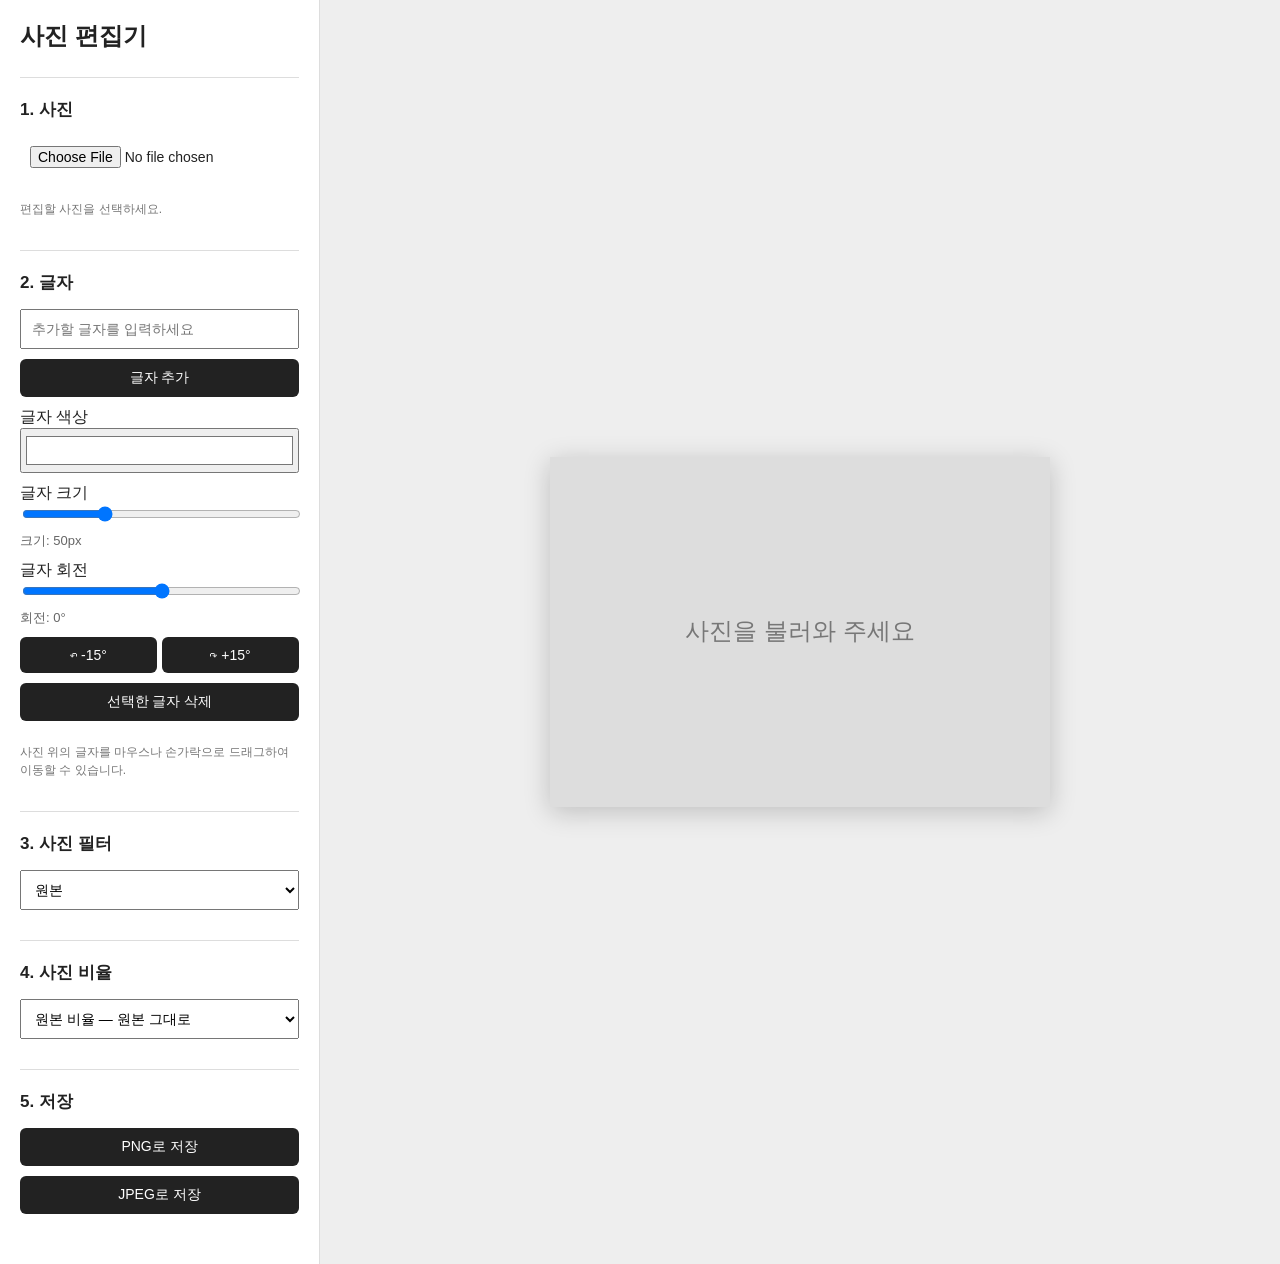
<file: index3.html>
<!DOCTYPE html>
<html lang="ko">
<head>
    <meta charset="UTF-8">
    <meta name="viewport" content="width=device-width, initial-scale=1.0">

    <title>간단한 사진 편집기</title>

    <style>
        * {
            box-sizing: border-box;
        }

        body {
            margin: 0;
            font-family: Arial, sans-serif;
            background: #eeeeee;
            color: #222;
        }

        .app {
            display: flex;
            min-height: 100vh;
        }

        /* -------------------------
           왼쪽 설정 메뉴
        ------------------------- */
        .sidebar {
            width: 320px;
            background: white;
            padding: 20px;
            overflow-y: auto;
            border-right: 1px solid #ddd;
        }

        .sidebar h1 {
            font-size: 24px;
            margin-top: 0;
            margin-bottom: 25px;
        }

        .section {
            border-top: 1px solid #ddd;
            padding: 20px 0;
        }

        .section h2 {
            font-size: 17px;
            margin: 0 0 15px 0;
        }

        input,
        select,
        button {
            width: 100%;
            padding: 10px;
            margin-bottom: 10px;
            font-size: 14px;
        }

        button {
            border: none;
            background: #222;
            color: white;
            border-radius: 6px;
            cursor: pointer;
        }

        button:hover {
            background: #444;
        }

        .small-buttons {
            display: flex;
            gap: 5px;
        }

        .small-buttons button {
            flex: 1;
        }

        input[type="color"] {
            height: 45px;
            padding: 3px;
        }

        input[type="range"] {
            padding: 0;
        }

        .range-value {
            font-size: 13px;
            color: #666;
            margin-bottom: 10px;
        }

        /* -------------------------
           오른쪽 작업 공간
        ------------------------- */
        .workspace {
            flex: 1;
            display: flex;
            justify-content: center;
            align-items: center;
            padding: 30px;
            min-width: 0;
        }

        .canvas-container {
            max-width: 100%;
            max-height: 90vh;
            box-shadow: 0 5px 25px rgba(0, 0, 0, 0.2);
            background: white;
        }

        canvas {
            display: block;
            max-width: 100%;
            max-height: 85vh;
            cursor: default;
        }

        .hint {
            font-size: 12px;
            color: #777;
            line-height: 1.5;
        }

        /* 모바일 */
        @media (max-width: 800px) {
            .app {
                flex-direction: column;
            }

            .sidebar {
                width: 100%;
                border-right: none;
                border-bottom: 1px solid #ddd;
            }

            .workspace {
                min-height: 500px;
                padding: 15px;
            }

            canvas {
                max-height: 70vh;
            }
        }
    </style>
</head>

<body>

<div class="app">

    <!-- =========================
         왼쪽 설정 메뉴
    ========================== -->
    <aside class="sidebar">

        <h1>사진 편집기</h1>

        <!-- 1. 사진 -->
        <div class="section">

            <h2>1. 사진</h2>

            <input
                type="file"
                id="imageInput"
                accept="image/*"
            >

            <p class="hint">
                편집할 사진을 선택하세요.
            </p>

        </div>


        <!-- 2. 글자 -->
        <div class="section">

            <h2>2. 글자</h2>

            <input
                type="text"
                id="textInput"
                placeholder="추가할 글자를 입력하세요"
            >

            <button id="addTextButton">
                글자 추가
            </button>

            <label>
                글자 색상
            </label>

            <input
                type="color"
                id="textColor"
                value="#ffffff"
            >

            <label>
                글자 크기
            </label>

            <input
                type="range"
                id="textSize"
                min="10"
                max="150"
                value="50"
            >

            <div class="range-value">
                크기: <span id="textSizeValue">50</span>px
            </div>

            <label>
                글자 회전
            </label>

            <input
                type="range"
                id="textRotation"
                min="-180"
                max="180"
                value="0"
            >

            <div class="range-value">
                회전: <span id="rotationValue">0</span>°
            </div>

            <div class="small-buttons">

                <button id="rotateLeft">
                    ↶ -15°
                </button>

                <button id="rotateRight">
                    ↷ +15°
                </button>

            </div>

            <button id="deleteTextButton">
                선택한 글자 삭제
            </button>

            <p class="hint">
                사진 위의 글자를 마우스나 손가락으로 드래그하여 이동할 수 있습니다.
            </p>

        </div>


        <!-- 3. 사진 필터 -->
        <div class="section">

            <h2>3. 사진 필터</h2>

            <select id="filterSelect">

                <option value="original">
                    원본
                </option>

                <option value="grayscale">
                    흑백
                </option>

                <option value="sepia">
                    세피아
                </option>

                <option value="bright">
                    밝게
                </option>

                <option value="dark">
                    어둡게
                </option>

                <option value="contrast">
                    대비 증가
                </option>

                <option value="vintage">
                    빈티지
                </option>

                <option value="blur">
                    흐리게
                </option>

            </select>

        </div>


        <!-- 4. 사진 비율 -->
        <div class="section">

            <h2>4. 사진 비율</h2>

            <select id="aspectRatio">

                <option value="original">
                    원본 비율 — 원본 그대로
                </option>

                <option value="1:1">
                    1 : 1 — Instagram 피드, Facebook
                </option>

                <option value="4:5">
                    4 : 5 — Instagram 피드
                </option>

                <option value="16:9">
                    16 : 9 — YouTube, Facebook, X
                </option>

                <option value="9:16">
                    9 : 16 — Instagram 릴스, TikTok, YouTube Shorts
                </option>

                <option value="3:4">
                    3 : 4 — Instagram, Pinterest
                </option>

            </select>

        </div>


        <!-- 5. 저장 -->
        <div class="section">

            <h2>5. 저장</h2>

            <button id="savePng">
                PNG로 저장
            </button>

            <button id="saveJpeg">
                JPEG로 저장
            </button>

        </div>

    </aside>


    <!-- =========================
         오른쪽 사진 작업 영역
    ========================== -->
    <main class="workspace">

        <div class="canvas-container">

            <canvas id="canvas"></canvas>

        </div>

    </main>

</div>


<script>

    /* ========================================
       기본 변수
    ======================================== */

    const canvas = document.getElementById("canvas");
    const ctx = canvas.getContext("2d");

    const imageInput = document.getElementById("imageInput");

    const textInput = document.getElementById("textInput");
    const addTextButton = document.getElementById("addTextButton");

    const textColor = document.getElementById("textColor");
    const textSize = document.getElementById("textSize");

    const textSizeValue = document.getElementById("textSizeValue");

    const textRotation = document.getElementById("textRotation");
    const rotationValue = document.getElementById("rotationValue");

    const rotateLeft = document.getElementById("rotateLeft");
    const rotateRight = document.getElementById("rotateRight");

    const deleteTextButton =
        document.getElementById("deleteTextButton");

    const filterSelect =
        document.getElementById("filterSelect");

    const aspectRatio =
        document.getElementById("aspectRatio");

    const savePng =
        document.getElementById("savePng");

    const saveJpeg =
        document.getElementById("saveJpeg");


    /* ========================================
       이미지 관련 변수
    ======================================== */

    let image = null;

    /*
       사진 위에 추가된 글자들을 저장합니다.

       각각의 글자는

       text
       x
       y
       color
       size
       rotation

       정보를 가지고 있습니다.
    */
    let texts = [];

    /*
       현재 선택된 글자의 번호

       -1이면 선택된 글자가 없는 상태입니다.
    */
    let selectedTextIndex = -1;


    /* ========================================
       드래그 관련 변수
    ======================================== */

    let isDragging = false;

    let dragOffsetX = 0;
    let dragOffsetY = 0;


    /* ========================================
       사진 불러오기
    ======================================== */

    imageInput.addEventListener("change", function(event) {

        const file = event.target.files[0];

        if (!file) {
            return;
        }

        const reader = new FileReader();

        reader.onload = function(e) {

            const img = new Image();

            img.onload = function() {

                image = img;

                /*
                   새로운 사진을 불러오면
                   기존 글자를 모두 제거합니다.
                */
                texts = [];

                selectedTextIndex = -1;

                draw();

            };

            img.src = e.target.result;

        };

        reader.readAsDataURL(file);

    });


    /* ========================================
       글자 추가
    ======================================== */

    addTextButton.addEventListener("click", function() {

        if (!image) {

            alert("먼저 사진을 불러와 주세요.");

            return;
        }

        const text = textInput.value.trim();

        if (text === "") {

            alert("추가할 글자를 입력해 주세요.");

            return;
        }


        /*
           사진 가운데에 글자를 추가합니다.
        */

        const newText = {

            text: text,

            x: canvas.width / 2,

            y: canvas.height / 2,

            color: textColor.value,

            size: Number(textSize.value),

            rotation: 0

        };


        texts.push(newText);

        selectedTextIndex = texts.length - 1;

        textInput.value = "";

        draw();

    });


    /* ========================================
       글자 크기 변경
    ======================================== */

    textSize.addEventListener("input", function() {

        textSizeValue.textContent = textSize.value;

        if (selectedTextIndex !== -1) {

            texts[selectedTextIndex].size =
                Number(textSize.value);

            draw();
        }

    });


    /* ========================================
       글자 색상 변경
    ======================================== */

    textColor.addEventListener("input", function() {

        if (selectedTextIndex !== -1) {

            texts[selectedTextIndex].color =
                textColor.value;

            draw();
        }

    });


    /* ========================================
       글자 회전
    ======================================== */

    textRotation.addEventListener("input", function() {

        rotationValue.textContent =
            textRotation.value;

        if (selectedTextIndex !== -1) {

            texts[selectedTextIndex].rotation =
                Number(textRotation.value);

            draw();

        }

    });


    /* ========================================
       왼쪽으로 15도 회전
    ======================================== */

    rotateLeft.addEventListener("click", function() {

        if (selectedTextIndex === -1) {
            return;
        }

        texts[selectedTextIndex].rotation -= 15;

        if (texts[selectedTextIndex].rotation < -180) {
            texts[selectedTextIndex].rotation = -180;
        }

        updateRotationUI();

        draw();

    });


    /* ========================================
       오른쪽으로 15도 회전
    ======================================== */

    rotateRight.addEventListener("click", function() {

        if (selectedTextIndex === -1) {
            return;
        }

        texts[selectedTextIndex].rotation += 15;

        if (texts[selectedTextIndex].rotation > 180) {
            texts[selectedTextIndex].rotation = 180;
        }

        updateRotationUI();

        draw();

    });


    /* ========================================
       회전 UI 업데이트
    ======================================== */

    function updateRotationUI() {

        if (selectedTextIndex === -1) {
            return;
        }

        const rotation =
            texts[selectedTextIndex].rotation;

        textRotation.value = rotation;

        rotationValue.textContent = rotation;

    }


    /* ========================================
       선택한 글자 삭제
    ======================================== */

    deleteTextButton.addEventListener("click", function() {

        if (selectedTextIndex === -1) {
            return;
        }

        texts.splice(selectedTextIndex, 1);

        selectedTextIndex = -1;

        draw();

    });


    /* ========================================
       필터 변경
    ======================================== */

    filterSelect.addEventListener("change", function() {

        draw();

    });


    /* ========================================
       비율 변경
    ======================================== */

    aspectRatio.addEventListener("change", function() {

        draw();

    });


    /* ========================================
       사진 비율 계산
    ======================================== */

    function getAspectRatio() {

        const value = aspectRatio.value;

        if (value === "1:1") {
            return 1;
        }

        if (value === "4:5") {
            return 4 / 5;
        }

        if (value === "16:9") {
            return 16 / 9;
        }

        if (value === "9:16") {
            return 9 / 16;
        }

        if (value === "3:4") {
            return 3 / 4;
        }

        return image.width / image.height;

    }


    /* ========================================
       비율에 맞는 캔버스 크기 설정
    ======================================== */

    function resizeCanvas() {

        if (!image) {
            return;
        }

        const ratio = getAspectRatio();

        let width = image.width;
        let height = image.height;


        /*
           원본 비율이 아닌 경우
           비율에 맞춰 캔버스 크기를 만듭니다.
        */

        if (aspectRatio.value !== "original") {

            if (image.width / image.height > ratio) {

                height = image.height;
                width = height * ratio;

            } else {

                width = image.width;
                height = width / ratio;

            }

        }


        canvas.width = Math.round(width);
        canvas.height = Math.round(height);

    }


    /* ========================================
       사진을 비율에 맞게 잘라서 그리기
    ======================================== */

    function drawImageCover(context, img, x, y, width, height) {

        const sourceRatio =
            img.width / img.height;

        const targetRatio =
            width / height;


        let sourceX = 0;
        let sourceY = 0;
        let sourceWidth = img.width;
        let sourceHeight = img.height;


        if (sourceRatio > targetRatio) {

            /*
               사진이 더 넓은 경우
               좌우를 잘라냅니다.
            */

            sourceWidth =
                img.height * targetRatio;

            sourceX =
                (img.width - sourceWidth) / 2;

        } else {

            /*
               사진이 더 긴 경우
               위아래를 잘라냅니다.
            */

            sourceHeight =
                img.width / targetRatio;

            sourceY =
                (img.height - sourceHeight) / 2;

        }


        context.drawImage(

            img,

            sourceX,
            sourceY,
            sourceWidth,
            sourceHeight,

            x,
            y,
            width,
            height

        );

    }


    /* ========================================
       필터 CSS 만들기
    ======================================== */

    function getFilter() {

        const filter =
            filterSelect.value;


        switch (filter) {

            case "grayscale":
                return "grayscale(100%)";

            case "sepia":
                return "sepia(100%)";

            case "bright":
                return "brightness(130%)";

            case "dark":
                return "brightness(70%)";

            case "contrast":
                return "contrast(150%)";

            case "vintage":
                return "sepia(35%) contrast(110%) brightness(95%)";

            case "blur":
                return "blur(3px)";

            default:
                return "none";

        }

    }


    /* ========================================
       글자 크기 측정
    ======================================== */

    function getTextBounds(textObject) {

        ctx.save();

        ctx.font =
            `${textObject.size}px Arial`;

        const width =
            ctx.measureText(textObject.text).width;

        const height =
            textObject.size;

        ctx.restore();


        return {

            width: width,

            height: height

        };

    }


    /* ========================================
       글자 선택 여부 확인
    ======================================== */

    function isPointInsideText(
        mouseX,
        mouseY,
        textObject
    ) {

        const bounds =
            getTextBounds(textObject);


        /*
           회전된 글자를 간단하게 처리하기 위해
           글자의 중심을 기준으로 좌표를 회전시킵니다.
        */

        const angle =
            -textObject.rotation *
            Math.PI / 180;


        const centerX =
            textObject.x;

        const centerY =
            textObject.y;


        const dx =
            mouseX - centerX;

        const dy =
            mouseY - centerY;


        const rotatedX =
            dx * Math.cos(angle) -
            dy * Math.sin(angle);

        const rotatedY =
            dx * Math.sin(angle) +
            dy * Math.cos(angle);


        return (

            rotatedX >
                -bounds.width / 2 &&

            rotatedX <
                bounds.width / 2 &&

            rotatedY >
                -bounds.height / 2 &&

            rotatedY <
                bounds.height / 2

        );

    }


    /* ========================================
       글자 그리기
    ======================================== */

    function drawText(textObject, index) {

        ctx.save();


        /*
           글자의 중심을 기준으로 이동
        */

        ctx.translate(
            textObject.x,
            textObject.y
        );


        /*
           글자 회전
        */

        ctx.rotate(
            textObject.rotation *
            Math.PI / 180
        );


        ctx.font =
            `${textObject.size}px Arial`;

        ctx.textAlign = "center";
        ctx.textBaseline = "middle";

        ctx.fillStyle =
            textObject.color;


        /*
           선택된 글자라면
           점선 테두리를 표시합니다.
        */

        if (index === selectedTextIndex) {

            const width =
                ctx.measureText(
                    textObject.text
                ).width;

            const height =
                textObject.size;

            ctx.strokeStyle = "#00aaff";

            ctx.lineWidth = 2;

            ctx.setLineDash([5, 5]);

            ctx.strokeRect(

                -width / 2 - 8,

                -height / 2 - 8,

                width + 16,

                height + 16

            );

            ctx.setLineDash([]);

        }


        ctx.fillText(

            textObject.text,

            0,

            0

        );


        ctx.restore();

    }


    /* ========================================
       전체 화면 다시 그리기
    ======================================== */

    function draw() {

        if (!image) {

            canvas.width = 500;
            canvas.height = 350;

            ctx.fillStyle = "#dddddd";

            ctx.fillRect(
                0,
                0,
                canvas.width,
                canvas.height
            );

            ctx.fillStyle = "#777";

            ctx.font = "24px Arial";

            ctx.textAlign = "center";
            ctx.textBaseline = "middle";

            ctx.fillText(
                "사진을 불러와 주세요",
                canvas.width / 2,
                canvas.height / 2
            );

            return;

        }


        /*
           비율에 맞게 캔버스 크기를 설정합니다.
        */

        resizeCanvas();


        /*
           기존 화면 초기화
        */

        ctx.clearRect(
            0,
            0,
            canvas.width,
            canvas.height
        );


        /*
           사진 필터 적용
        */

        ctx.save();

        ctx.filter = getFilter();


        /*
           사진을 캔버스 크기에 맞춰 그립니다.
        */

        drawImageCover(

            ctx,

            image,

            0,
            0,

            canvas.width,
            canvas.height

        );


        ctx.restore();


        /*
           글자를 다시 그립니다.
        */

        texts.forEach(function(textObject, index) {

            drawText(
                textObject,
                index
            );

        });

    }


    /* ========================================
       캔버스 좌표 변환
    ======================================== */

    function getCanvasPoint(event) {

        const rect =
            canvas.getBoundingClientRect();


        /*
           화면에 표시되는 캔버스 크기와
           실제 캔버스 크기가 다를 수 있기 때문에
           비율을 계산합니다.
        */

        const scaleX =
            canvas.width /
            rect.width;

        const scaleY =
            canvas.height /
            rect.height;


        return {

            x:
                (event.clientX - rect.left)
                * scaleX,

            y:
                (event.clientY - rect.top)
                * scaleY

        };

    }


    /* ========================================
       마우스 / 터치 시작
    ======================================== */

    canvas.addEventListener(
        "pointerdown",
        function(event) {

            const point =
                getCanvasPoint(event);


            /*
               위에 있는 글자부터 확인합니다.
               뒤에 있는 글자보다
               나중에 추가한 글자를 먼저 선택합니다.
            */

            let foundIndex = -1;


            for (
                let i = texts.length - 1;
                i >= 0;
                i--
            ) {

                if (
                    isPointInsideText(
                        point.x,
                        point.y,
                        texts[i]
                    )
                ) {

                    foundIndex = i;

                    break;

                }

            }


            if (foundIndex !== -1) {

                selectedTextIndex =
                    foundIndex;


                const selected =
                    texts[selectedTextIndex];


                /*
                   글자를 클릭한 위치와
                   글자 중심 사이의 거리를 저장합니다.
                */

                dragOffsetX =
                    point.x - selected.x;

                dragOffsetY =
                    point.y - selected.y;


                /*
                   현재 글자의 설정값을
                   메뉴에 표시합니다.
                */

                textColor.value =
                    selected.color;

                textSize.value =
                    selected.size;

                textSizeValue.textContent =
                    selected.size;

                updateRotationUI();


                isDragging = true;


                /*
                   모바일에서 드래그할 때
                   페이지가 같이 움직이는 것을 방지합니다.
                */

                canvas.setPointerCapture(
                    event.pointerId
                );


                draw();

            } else {

                selectedTextIndex = -1;

                draw();

            }

        }
    );


    /* ========================================
       마우스 / 터치 이동
    ======================================== */

    canvas.addEventListener(
        "pointermove",
        function(event) {

            if (
                !isDragging ||
                selectedTextIndex === -1
            ) {
                return;
            }


            const point =
                getCanvasPoint(event);


            const selected =
                texts[selectedTextIndex];


            selected.x =
                point.x - dragOffsetX;

            selected.y =
                point.y - dragOffsetY;


            draw();

        }
    );


    /* ========================================
       마우스 / 터치 종료
    ======================================== */

    canvas.addEventListener(
        "pointerup",
        function(event) {

            isDragging = false;

            try {

                canvas.releasePointerCapture(
                    event.pointerId
                );

            } catch (error) {

                // 특별한 작업은 하지 않습니다.

            }

        }
    );


    canvas.addEventListener(
        "pointercancel",
        function() {

            isDragging = false;

        }
    );


    /* ========================================
       PNG 저장
    ======================================== */

    savePng.addEventListener(
        "click",
        function() {

            if (!image) {

                alert("먼저 사진을 불러와 주세요.");

                return;

            }


            canvas.toBlob(
                function(blob) {

                    const url =
                        URL.createObjectURL(blob);


                    const link =
                        document.createElement("a");


                    link.href = url;

                    link.download =
                        "edited-image.png";


                    link.click();


                    URL.revokeObjectURL(url);

                },
                "image/png"
            );

        }
    );


    /* ========================================
       JPEG 저장
    ======================================== */

    saveJpeg.addEventListener(
        "click",
        function() {

            if (!image) {

                alert("먼저 사진을 불러와 주세요.");

                return;

            }


            canvas.toBlob(
                function(blob) {

                    const url =
                        URL.createObjectURL(blob);


                    const link =
                        document.createElement("a");


                    link.href = url;

                    link.download =
                        "edited-image.jpg";


                    link.click();


                    URL.revokeObjectURL(url);

                },
                "image/jpeg",
                0.95
            );

        }
    );


    /* ========================================
       처음 화면 표시
    ======================================== */

    draw();

</script>

</body>
</html>
</file>
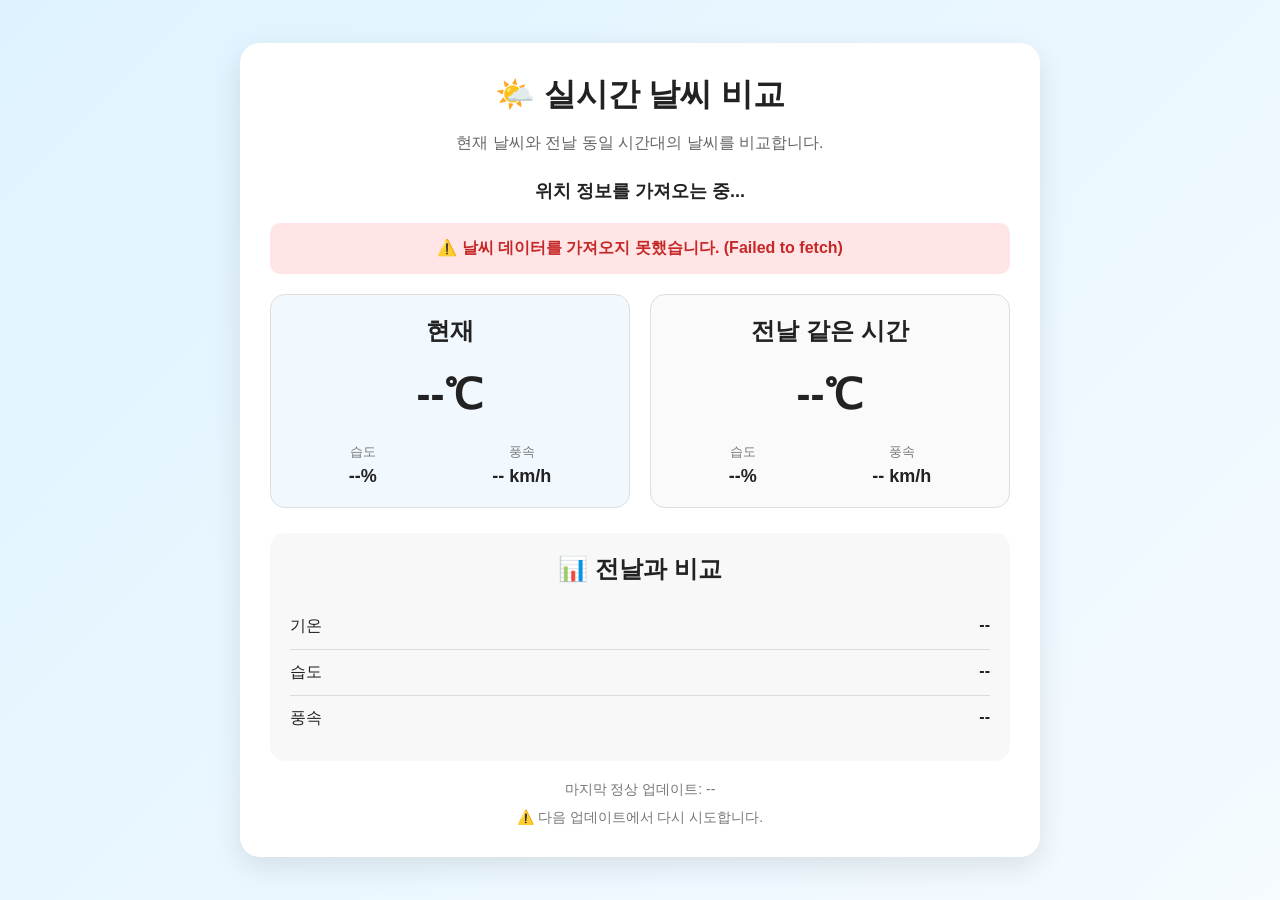
<file: t04/t04.html>
<!DOCTYPE html>
<html lang="ko">

<head>

    <meta charset="UTF-8">

    <!-- 모바일 화면 대응 -->
    <meta name="viewport" content="width=device-width, initial-scale=1.0">

    <title>실시간 날씨 비교</title>


    <style>

        /* ==========================================
           기본 설정
        ========================================== */

        * {
            box-sizing: border-box;
        }


        body {

            margin: 0;

            font-family: Arial, sans-serif;

            background: linear-gradient(
                135deg,
                #dff3ff,
                #f5fbff
            );

            color: #222;

            min-height: 100vh;

            display: flex;

            justify-content: center;

            align-items: center;

            padding: 20px;

        }


        /* ==========================================
           메인 컨테이너
        ========================================== */

        .container {

            width: 100%;

            max-width: 800px;

            background: white;

            border-radius: 20px;

            padding: 30px;

            box-shadow:
                0 10px 30px rgba(0, 0, 0, 0.1);

        }


        /* ==========================================
           제목
        ========================================== */

        h1 {

            text-align: center;

            margin-top: 0;

            margin-bottom: 10px;

        }


        .description {

            text-align: center;

            color: #666;

            margin-bottom: 25px;

        }


        /* ==========================================
           위치
        ========================================== */

        .location {

            text-align: center;

            font-size: 18px;

            font-weight: bold;

            margin-bottom: 20px;

        }


        /* ==========================================
           오류 메시지
        ========================================== */

        .error {

            display: none;

            background: #ffe5e5;

            color: #c62828;

            padding: 15px;

            border-radius: 10px;

            margin-bottom: 20px;

            text-align: center;

            font-weight: bold;

        }


        /* ==========================================
           현재 / 전날 날씨 카드
        ========================================== */

        .weather-grid {

            display: grid;

            grid-template-columns: 1fr 1fr;

            gap: 20px;

        }


        .weather-card {

            border: 1px solid #ddd;

            border-radius: 15px;

            padding: 20px;

            text-align: center;

        }


        .weather-card h2 {

            margin-top: 0;

        }


        .today {

            background: #f1f9ff;

        }


        .yesterday {

            background: #fafafa;

        }


        /* ==========================================
           기온
        ========================================== */

        .temperature {

            font-size: 42px;

            font-weight: bold;

            margin: 15px 0;

        }


        /* ==========================================
           습도 / 풍속
        ========================================== */

        .weather-info {

            display: flex;

            justify-content: space-around;

            margin-top: 20px;

        }


        .info-item {

            display: flex;

            flex-direction: column;

            gap: 5px;

        }


        .info-title {

            font-size: 13px;

            color: #777;

        }


        .info-value {

            font-size: 18px;

            font-weight: bold;

        }


        /* ==========================================
           비교 결과
        ========================================== */

        .comparison {

            margin-top: 25px;

            padding: 20px;

            background: #f8f8f8;

            border-radius: 15px;

        }


        .comparison h2 {

            margin-top: 0;

            text-align: center;

        }


        .comparison-row {

            display: flex;

            justify-content: space-between;

            padding: 12px 0;

            border-bottom: 1px solid #ddd;

        }


        .comparison-row:last-child {

            border-bottom: none;

        }


        .difference {

            font-weight: bold;

        }


        /* ==========================================
           업데이트 정보
        ========================================== */

        .update-info {

            margin-top: 20px;

            text-align: center;

            color: #777;

            font-size: 14px;

        }


        /* ==========================================
           상태 메시지
        ========================================== */

        .status {

            text-align: center;

            margin-top: 10px;

            font-size: 14px;

            color: #777;

        }


        /* ==========================================
           모바일 화면
        ========================================== */

        @media (max-width: 600px) {

            .container {

                padding: 20px;

            }


            .weather-grid {

                grid-template-columns: 1fr;

            }


            .temperature {

                font-size: 36px;

            }

        }

    </style>

</head>


<body>


    <main class="container">


        <!-- ======================================
             제목
        ======================================= -->

        <h1>
            🌤️ 실시간 날씨 비교
        </h1>


        <p class="description">

            현재 날씨와 전날 동일 시간대의 날씨를 비교합니다.

        </p>


        <!-- ======================================
             위치
        ======================================= -->

        <div
            class="location"
            id="location"
        >
            위치 정보를 가져오는 중...
        </div>


        <!-- ======================================
             오류 메시지
        ======================================= -->

        <div
            class="error"
            id="error"
        >
            날씨 데이터를 가져오지 못했습니다.
        </div>


        <!-- ======================================
             현재 / 전날 날씨
        ======================================= -->

        <div class="weather-grid">


            <!-- 현재 날씨 -->

            <section class="weather-card today">

                <h2>
                    현재
                </h2>


                <div
                    class="temperature"
                    id="currentTemp"
                >
                    --℃
                </div>


                <div class="weather-info">


                    <div class="info-item">

                        <span class="info-title">
                            습도
                        </span>

                        <span
                            class="info-value"
                            id="currentHumidity"
                        >
                            --%
                        </span>

                    </div>


                    <div class="info-item">

                        <span class="info-title">
                            풍속
                        </span>

                        <span
                            class="info-value"
                            id="currentWind"
                        >
                            -- km/h
                        </span>

                    </div>


                </div>

            </section>


            <!-- 전날 날씨 -->

            <section class="weather-card yesterday">

                <h2>
                    전날 같은 시간
                </h2>


                <div
                    class="temperature"
                    id="yesterdayTemp"
                >
                    --℃
                </div>


                <div class="weather-info">


                    <div class="info-item">

                        <span class="info-title">
                            습도
                        </span>

                        <span
                            class="info-value"
                            id="yesterdayHumidity"
                        >
                            --%
                        </span>

                    </div>


                    <div class="info-item">

                        <span class="info-title">
                            풍속
                        </span>

                        <span
                            class="info-value"
                            id="yesterdayWind"
                        >
                            -- km/h
                        </span>

                    </div>


                </div>

            </section>


        </div>


        <!-- ======================================
             전날과 비교
        ======================================= -->

        <section class="comparison">

            <h2>
                📊 전날과 비교
            </h2>


            <!-- 기온 -->

            <div class="comparison-row">

                <span>
                    기온
                </span>

                <span
                    class="difference"
                    id="tempDifference"
                >
                    --
                </span>

            </div>


            <!-- 습도 -->

            <div class="comparison-row">

                <span>
                    습도
                </span>

                <span
                    class="difference"
                    id="humidityDifference"
                >
                    --
                </span>

            </div>


            <!-- 풍속 -->

            <div class="comparison-row">

                <span>
                    풍속
                </span>

                <span
                    class="difference"
                    id="windDifference"
                >
                    --
                </span>

            </div>


        </section>


        <!-- ======================================
             마지막 정상 업데이트
        ======================================= -->

        <div class="update-info">

            마지막 정상 업데이트:

            <span id="updateTime">
                --
            </span>

        </div>


        <!-- ======================================
             현재 상태
        ======================================= -->

        <div
            class="status"
            id="status"
        >
            데이터를 불러오는 중...
        </div>


    </main>



    <script>


        /* ==================================================
           기본 설정
        ================================================== */


        // 서울을 기본 위치로 사용합니다.
        // 사용자가 위치 권한을 허용하지 않았을 때 사용합니다.

        const DEFAULT_LATITUDE = 37.5665;

        const DEFAULT_LONGITUDE = 126.9780;

        const DEFAULT_LOCATION_NAME = "서울";


        // 현재 사용할 위치

        let latitude = DEFAULT_LATITUDE;

        let longitude = DEFAULT_LONGITUDE;

        let locationName = DEFAULT_LOCATION_NAME;


        // 현재 API 요청이 진행 중인지 확인합니다.

        let isLoading = false;


        /* ==================================================
           API 요청 간격
        ================================================== */

        // 10분 = 10 × 60 × 1000 밀리초

        const UPDATE_INTERVAL =
            10 * 60 * 1000;


        /* ==================================================
           HTML 요소 가져오기
        ================================================== */

        const locationElement =
            document.getElementById("location");


        const errorElement =
            document.getElementById("error");


        const statusElement =
            document.getElementById("status");


        const updateTimeElement =
            document.getElementById("updateTime");


        /* ==================================================
           숫자 차이 계산
        ================================================== */

        function calculateDifference(
            current,
            yesterday
        ) {

            const difference =
                current - yesterday;


            // 증가

            if (difference > 0) {

                return `▲ ${difference.toFixed(1)}`;

            }


            // 감소

            if (difference < 0) {

                return `▼ ${Math.abs(difference).toFixed(1)}`;

            }


            // 변화 없음

            return "변화 없음";

        }


        /* ==================================================
           날짜를 YYYY-MM-DD 형태로 변환
        ================================================== */

        function formatDate(date) {

            const year =
                date.getFullYear();


            const month =
                String(
                    date.getMonth() + 1
                ).padStart(2, "0");


            const day =
                String(
                    date.getDate()
                ).padStart(2, "0");


            return `${year}-${month}-${day}`;

        }


        /* ==================================================
           전날 날짜 가져오기
        ================================================== */

        function getYesterdayDate() {

            const yesterday =
                new Date();


            yesterday.setDate(
                yesterday.getDate() - 1
            );


            return formatDate(
                yesterday
            );

        }


        /* ==================================================
           현재 시간 가져오기
        ================================================== */

        function getCurrentHour() {

            const now =
                new Date();


            return now.getHours();

        }


        /* ==================================================
           날씨 데이터 가져오기
        ================================================== */

        async function getWeatherData() {


            // 이미 API 요청 중이면
            // 새로운 요청을 보내지 않습니다.

            if (isLoading) {

                return;

            }


            isLoading = true;


            try {


                /* ------------------------------------------
                   이전 오류 메시지 숨기기
                ------------------------------------------ */

                errorElement.style.display =
                    "none";


                statusElement.textContent =
                    "날씨 데이터를 확인하는 중...";


                /* ------------------------------------------
                   현재 날씨 API 주소
                ------------------------------------------ */

                const currentURL =

                    `https://api.open-meteo.com/v1/forecast` +

                    `?latitude=${latitude}` +

                    `&longitude=${longitude}` +

                    `&current=temperature_2m,relative_humidity_2m,wind_speed_10m` +

                    `&timezone=auto`;


                /* ------------------------------------------
                   전날 날짜
                ------------------------------------------ */

                const yesterday =
                    getYesterdayDate();


                /* ------------------------------------------
                   전날 날씨 API 주소
                ------------------------------------------ */

                const yesterdayURL =

                    `https://archive-api.open-meteo.com/v1/archive` +

                    `?latitude=${latitude}` +

                    `&longitude=${longitude}` +

                    `&start_date=${yesterday}` +

                    `&end_date=${yesterday}` +

                    `&hourly=temperature_2m,relative_humidity_2m,wind_speed_10m` +

                    `&timezone=auto`;


                /* ------------------------------------------
                   두 API에 동시에 요청
                ------------------------------------------ */

                const [
                    currentResponse,
                    yesterdayResponse
                ] = await Promise.all([

                    fetch(currentURL),

                    fetch(yesterdayURL)

                ]);


                /* ------------------------------------------
                   HTTP 응답 상태 확인
                ------------------------------------------ */

                if (
                    !currentResponse.ok ||
                    !yesterdayResponse.ok
                ) {

                    throw new Error(
                        "API 서버가 정상적으로 응답하지 않았습니다."
                    );

                }


                /* ------------------------------------------
                   JSON 데이터 변환
                ------------------------------------------ */

                const currentData =
                    await currentResponse.json();


                const yesterdayData =
                    await yesterdayResponse.json();


                /* ------------------------------------------
                   현재 날씨 데이터 확인
                ------------------------------------------ */

                if (
                    !currentData.current
                ) {

                    throw new Error(
                        "현재 날씨 데이터가 없습니다."
                    );

                }


                /* ------------------------------------------
                   현재 날씨 값
                ------------------------------------------ */

                const currentTemperature =
                    currentData.current.temperature_2m;


                const currentHumidity =
                    currentData.current.relative_humidity_2m;


                const currentWind =
                    currentData.current.wind_speed_10m;


                /* ------------------------------------------
                   현재 시간
                ------------------------------------------ */

                const currentHour =
                    getCurrentHour();


                /* ------------------------------------------
                   전날 같은 시간 데이터
                ------------------------------------------ */

                const yesterdayTemperature =

                    yesterdayData
                        .hourly
                        .temperature_2m[currentHour];


                const yesterdayHumidity =

                    yesterdayData
                        .hourly
                        .relative_humidity_2m[currentHour];


                const yesterdayWind =

                    yesterdayData
                        .hourly
                        .wind_speed_10m[currentHour];


                /* ------------------------------------------
                   전날 데이터가 존재하는지 확인
                ------------------------------------------ */

                if (

                    yesterdayTemperature === null ||
                    yesterdayTemperature === undefined ||

                    yesterdayHumidity === null ||
                    yesterdayHumidity === undefined ||

                    yesterdayWind === null ||
                    yesterdayWind === undefined

                ) {

                    throw new Error(
                        "전날 동일 시간대의 데이터를 찾을 수 없습니다."
                    );

                }


                /* ==================================================
                   화면 업데이트
                ================================================== */


                // 위치

                locationElement.textContent =
                    `📍 ${locationName}`;


                // 현재 기온

                document.getElementById(
                    "currentTemp"
                ).textContent =

                    `${currentTemperature.toFixed(1)}℃`;


                // 현재 습도

                document.getElementById(
                    "currentHumidity"
                ).textContent =

                    `${currentHumidity}%`;


                // 현재 풍속

                document.getElementById(
                    "currentWind"
                ).textContent =

                    `${currentWind.toFixed(1)} km/h`;


                // 전날 기온

                document.getElementById(
                    "yesterdayTemp"
                ).textContent =

                    `${yesterdayTemperature.toFixed(1)}℃`;


                // 전날 습도

                document.getElementById(
                    "yesterdayHumidity"
                ).textContent =

                    `${yesterdayHumidity}%`;


                // 전날 풍속

                document.getElementById(
                    "yesterdayWind"
                ).textContent =

                    `${yesterdayWind.toFixed(1)} km/h`;


                /* ==================================================
                   전날과 차이 계산
                ================================================== */


                // 기온 차이

                document.getElementById(
                    "tempDifference"
                ).textContent =

                    `${calculateDifference(
                        currentTemperature,
                        yesterdayTemperature
                    )}℃`;


                // 습도 차이

                document.getElementById(
                    "humidityDifference"
                ).textContent =

                    `${calculateDifference(
                        currentHumidity,
                        yesterdayHumidity
                    )}%`;


                // 풍속 차이

                document.getElementById(
                    "windDifference"
                ).textContent =

                    `${calculateDifference(
                        currentWind,
                        yesterdayWind
                    )} km/h`;


                /* ==================================================
                   마지막 정상 업데이트 시간
                ================================================== */

                const now =
                    new Date();


                updateTimeElement.textContent =
                    now.toLocaleTimeString(
                        "ko-KR"
                    );


                /* ==================================================
                   정상 상태 표시
                ================================================== */

                statusElement.textContent =
                    "● 정상적으로 데이터를 받고 있습니다.";


            }

            catch (error) {


                console.error(
                    "날씨 데이터 오류:",
                    error
                );


                /* ------------------------------------------
                   오류 메시지 표시
                ------------------------------------------ */

                errorElement.textContent =

                    `⚠️ 날씨 데이터를 가져오지 못했습니다. (${error.message})`;


                errorElement.style.display =
                    "block";


                /* ------------------------------------------
                   기존에 정상적으로 받아온 데이터는
                   화면에서 삭제하지 않습니다.
                ------------------------------------------ */

                statusElement.textContent =
                    "⚠️ 다음 업데이트에서 다시 시도합니다.";


            }

            finally {


                // API 요청이 끝났으므로
                // 다시 요청할 수 있도록 변경합니다.

                isLoading = false;

            }

        }


        /* ==================================================
           사용자 위치 가져오기
        ================================================== */

        function getUserLocation() {


            // 브라우저가 위치 정보를 지원하지 않는 경우

            if (!navigator.geolocation) {


                latitude =
                    DEFAULT_LATITUDE;


                longitude =
                    DEFAULT_LONGITUDE;


                locationName =
                    DEFAULT_LOCATION_NAME;


                getWeatherData();


                return;

            }


            /* ------------------------------------------
               위치 정보 요청
            ------------------------------------------ */

            navigator.geolocation.getCurrentPosition(


                /* --------------------------------------
                   위치 가져오기 성공
                -------------------------------------- */

                function(position) {


                    latitude =
                        position.coords.latitude;


                    longitude =
                        position.coords.longitude;


                    locationName =
                        "현재 위치";


                    // 위치를 가져온 직후
                    // 날씨 데이터를 한 번 요청합니다.

                    getWeatherData();

                },


                /* --------------------------------------
                   위치 가져오기 실패
                -------------------------------------- */

                function(error) {


                    console.warn(
                        "위치 정보를 가져오지 못했습니다.",
                        error
                    );


                    // 위치 권한을 거부하면
                    // 서울을 사용합니다.

                    latitude =
                        DEFAULT_LATITUDE;


                    longitude =
                        DEFAULT_LONGITUDE;


                    locationName =
                        DEFAULT_LOCATION_NAME;


                    getWeatherData();

                }

            );

        }


        /* ==================================================
           페이지를 처음 열었을 때
        ================================================== */

        getUserLocation();


        /* ==================================================
           10분마다 자동 업데이트
        ================================================== */

        setInterval(

            function() {

                getWeatherData();

            },

            UPDATE_INTERVAL

        );


    </script>


</body>

</html>
</file>
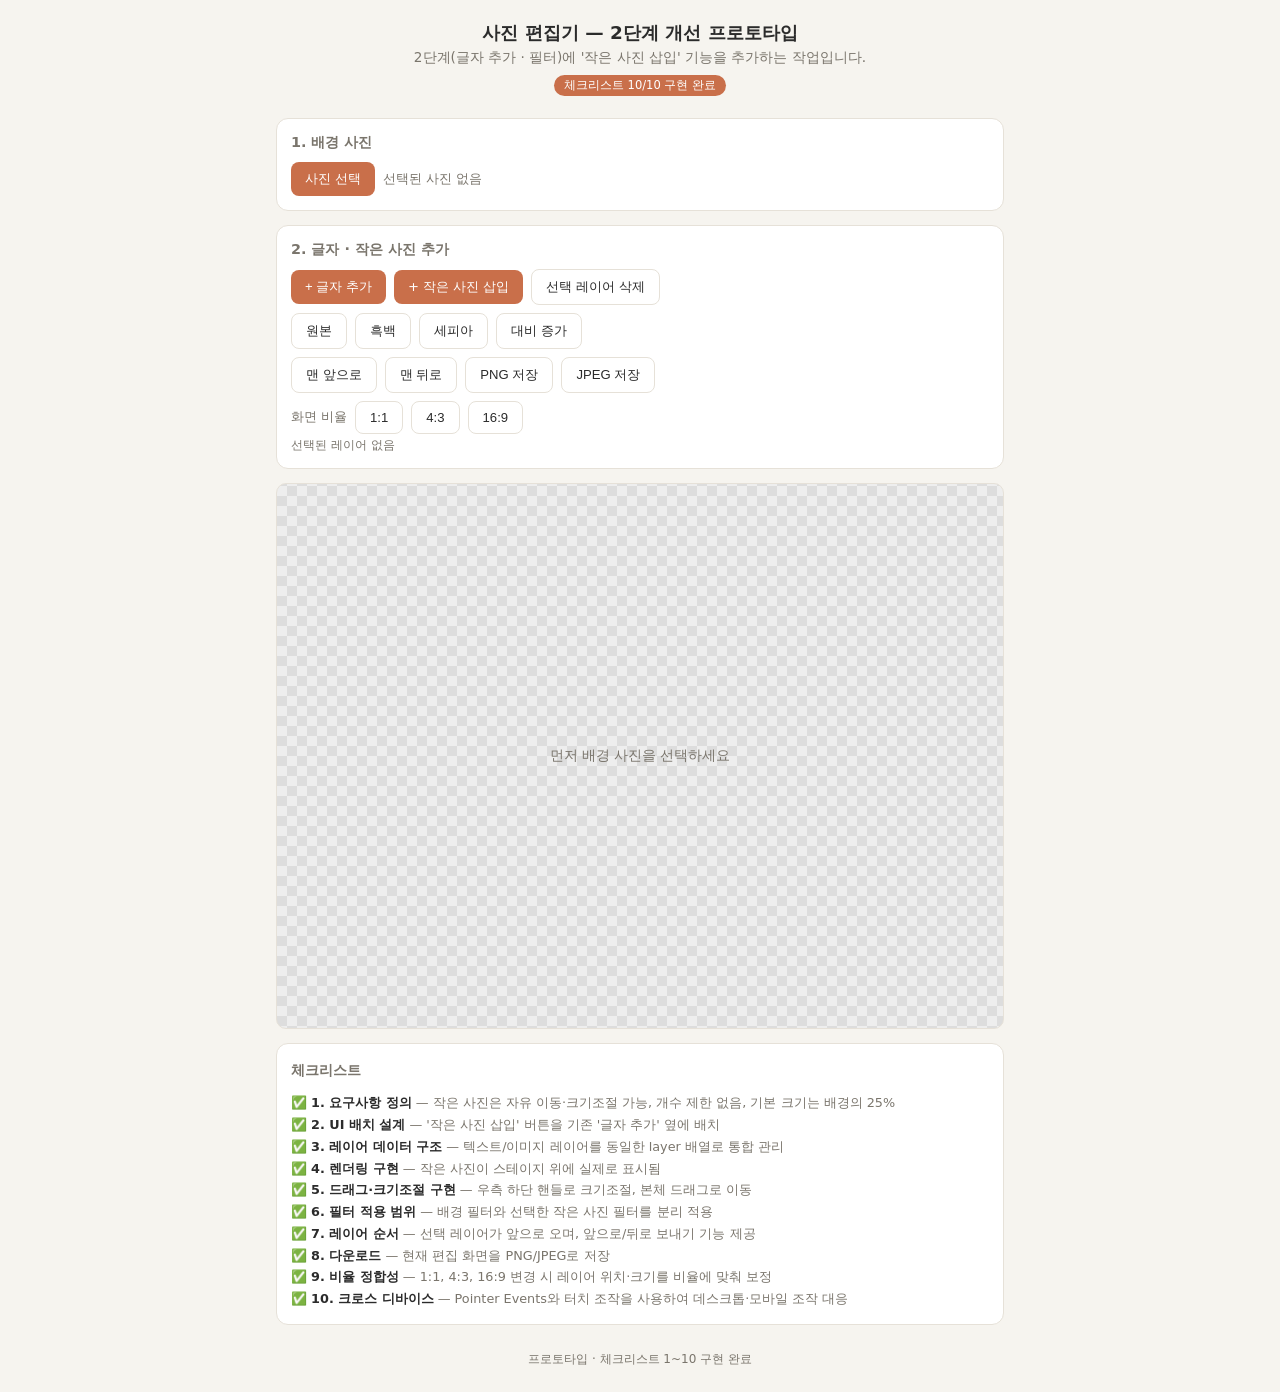
<file: t05/T05.html>
<!DOCTYPE html>
<html lang="ko">
<head>
<meta charset="UTF-8">
<meta name="viewport" content="width=device-width, initial-scale=1, viewport-fit=cover">

<title>2단계 개선 프로토타입 - 작은 사진 삽입</title>

<style>
  :root{
    --bg:#f6f4ef;
    --panel:#fff;
    --ink:#2b2b2b;
    --sub:#7a756c;
    --accent:#c96f4a;
    --line:#e6e1d8;
  }

  @media (prefers-color-scheme: dark){
    :root:not([data-theme="light"]){
      --bg:#1c1a17;
      --panel:#26231f;
      --ink:#f1ede6;
      --sub:#a89f92;
      --accent:#e08a5f;
      --line:#3a352e;
    }
  }

  :root[data-theme="dark"]{
    --bg:#1c1a17;
    --panel:#26231f;
    --ink:#f1ede6;
    --sub:#a89f92;
    --accent:#e08a5f;
    --line:#3a352e;
  }

  *{
    box-sizing:border-box;
  }

  html,
  body{
    height:100%;
  }

  body{
    margin:0;
    background:var(--bg);
    color:var(--ink);
    font-family:'Segoe UI',system-ui,-apple-system,sans-serif;
    padding-top:env(safe-area-inset-top,0);
    padding-bottom:env(safe-area-inset-bottom,0);
  }

  header{
    padding:20px 16px 6px;
    text-align:center;
  }

  header h1{
    margin:0 0 4px;
    font-size:1.15rem;
  }

  header p{
    margin:0;
    color:var(--sub);
    font-size:.85rem;
  }

  .badge{
    display:inline-block;
    margin-top:8px;
    padding:3px 10px;
    border-radius:20px;
    background:var(--accent);
    color:#fff;
    font-size:.72rem;
  }

  .wrap{
    max-width:760px;
    margin:0 auto;
    padding:16px;
    display:flex;
    flex-direction:column;
    gap:14px;
  }

  .panel{
    background:var(--panel);
    border:1px solid var(--line);
    border-radius:12px;
    padding:14px;
  }

  .panel h2{
    margin:0 0 10px;
    font-size:.9rem;
    color:var(--sub);
    font-weight:600;
  }

  .row{
    display:flex;
    flex-wrap:wrap;
    gap:8px;
    align-items:center;
  }

  button,
  label.btn{
    background:var(--accent);
    color:#fff;
    border:none;
    padding:8px 14px;
    border-radius:8px;
    font-size:.82rem;
    cursor:pointer;
  }

  button.ghost{
    background:transparent;
    color:var(--ink);
    border:1px solid var(--line);
  }

  button:active,
  label.btn:active{
    transform:scale(.98);
  }

  input[type=file]{
    display:none;
  }

  #stage{
    position:relative;
    width:100%;
    aspect-ratio:4/3;
    background:
      repeating-conic-gradient(
        #ddd 0% 25%,
        #eee 0% 50%
      ) 0/20px 20px;
    border-radius:10px;
    overflow:hidden;
    border:1px solid var(--line);
  }

  #stage.ratio-1-1{
    aspect-ratio:1/1;
  }

  #stage.ratio-4-3{
    aspect-ratio:4/3;
  }

  #stage.ratio-16-9{
    aspect-ratio:16/9;
  }

  #bg{
    position:absolute;
    inset:0;
    width:100%;
    height:100%;
    object-fit:cover;
    display:none;
    z-index:1;
  }

  .layer{
    position:absolute;
    cursor:grab;
    touch-action:none;
    user-select:none;
    z-index:10;
  }

  .layer:active{
    cursor:grabbing;
  }

  .layer.text{
    color:#fff;
    font-weight:700;
    font-size:22px;
    text-shadow:0 1px 4px rgba(0,0,0,.5);
    white-space:nowrap;
  }

  .layer.image{
    border:2px solid #fff;
    border-radius:6px;
    box-shadow:0 2px 8px rgba(0,0,0,.35);
    touch-action:none;
    overflow:visible;
  }

  .layer.image img{
    width:100%;
    height:100%;
    object-fit:cover;
    display:block;
    border-radius:4px;
  }

  .layer .handle{
    position:absolute;
    right:-8px;
    bottom:-8px;
    width:16px;
    height:16px;
    background:var(--accent);
    border:2px solid #fff;
    border-radius:50%;
    cursor:se-resize;
    z-index:2;
    touch-action:none;
  }

  .layer.selected{
    outline:2px dashed var(--accent);
    z-index:1000;
  }

  .empty-msg{
    position:absolute;
    inset:0;
    display:flex;
    align-items:center;
    justify-content:center;
    color:var(--sub);
    font-size:.85rem;
    text-align:center;
    padding:20px;
    z-index:2;
  }

  .checklist{
    font-size:.8rem;
    color:var(--sub);
    line-height:1.7;
  }

  .checklist b{
    color:var(--ink);
  }

  .selected-info{
    font-size:.78rem;
    color:var(--sub);
    min-height:1.2em;
    margin-top:3px;
  }

  footer{
    text-align:center;
    color:var(--sub);
    font-size:.75rem;
    padding:10px 16px 24px;
  }

  @media(max-width:600px){
    .wrap{
      padding:10px;
    }

    .panel{
      padding:12px;
    }

    button,
    label.btn{
      padding:9px 12px;
      font-size:.8rem;
    }

    .layer.text{
      font-size:18px;
    }

    .layer .handle{
      width:18px;
      height:18px;
      right:-9px;
      bottom:-9px;
    }
  }
</style>
</head>

<body>

<header>
  <h1>사진 편집기 — 2단계 개선 프로토타입</h1>
  <p>
    2단계(글자 추가 · 필터)에
    '작은 사진 삽입' 기능을 추가하는 작업입니다.
  </p>

  <span class="badge">
    체크리스트 10/10 구현 완료
  </span>
</header>


<div class="wrap">

  <!-- 배경 사진 -->
  <div class="panel">

    <h2>1. 배경 사진</h2>

    <div class="row">

      <label class="btn" for="bgInput">
        사진 선택
      </label>

      <input
        type="file"
        id="bgInput"
        accept="image/*"
      >

      <span
        id="bgStatus"
        style="color:var(--sub); font-size:.8rem;"
      >
        선택된 사진 없음
      </span>

    </div>

  </div>


  <!-- 글자 / 작은 사진 -->
  <div class="panel">

    <h2>
      2. 글자 · 작은 사진 추가
    </h2>

    <div class="row">

      <button id="addText">
        + 글자 추가
      </button>

      <label
        class="btn"
        for="smallImgInput"
      >
        + 작은 사진 삽입
      </label>

      <input
        type="file"
        id="smallImgInput"
        accept="image/*"
      >

      <button
        class="ghost"
        id="removeLayer"
      >
        선택 레이어 삭제
      </button>

    </div>


    <!-- 필터 -->
    <div
      class="row"
      style="margin-top:8px;"
    >

      <button
        class="ghost"
        data-filter="none"
      >
        원본
      </button>

      <button
        class="ghost"
        data-filter="grayscale(100%)"
      >
        흑백
      </button>

      <button
        class="ghost"
        data-filter="sepia(80%)"
      >
        세피아
      </button>

      <button
        class="ghost"
        data-filter="contrast(140%)"
      >
        대비 증가
      </button>

    </div>


    <!-- 레이어 순서 / 다운로드 -->
    <div
      class="row"
      style="margin-top:8px;"
    >

      <button
        class="ghost"
        id="toFront"
      >
        맨 앞으로
      </button>

      <button
        class="ghost"
        id="toBack"
      >
        맨 뒤로
      </button>

      <button
        class="ghost"
        id="downloadPng"
      >
        PNG 저장
      </button>

      <button
        class="ghost"
        id="downloadJpg"
      >
        JPEG 저장
      </button>

    </div>


    <!-- 화면 비율 -->
    <div
      class="row"
      style="margin-top:8px;"
    >

      <span
        style="font-size:.8rem;color:var(--sub);"
      >
        화면 비율
      </span>

      <button
        class="ghost ratio-btn"
        data-ratio="1/1"
      >
        1:1
      </button>

      <button
        class="ghost ratio-btn"
        data-ratio="4/3"
      >
        4:3
      </button>

      <button
        class="ghost ratio-btn"
        data-ratio="16/9"
      >
        16:9
      </button>

    </div>


    <div
      class="selected-info"
      id="selectedInfo"
    >
      선택된 레이어 없음
    </div>

  </div>


  <!-- 작업 영역 -->
  <div id="stage">

    <img
      id="bg"
      alt="배경 사진"
    >

    <div
      class="empty-msg"
      id="emptyMsg"
    >
      먼저 배경 사진을 선택하세요
    </div>

  </div>


  <!-- 체크리스트 -->
  <div class="panel checklist">

    <h2>
      체크리스트
    </h2>

    ✅ <b>1. 요구사항 정의</b>
    — 작은 사진은 자유 이동·크기조절 가능,
    개수 제한 없음, 기본 크기는 배경의 25%
    <br>

    ✅ <b>2. UI 배치 설계</b>
    — '작은 사진 삽입' 버튼을 기존 '글자 추가' 옆에 배치
    <br>

    ✅ <b>3. 레이어 데이터 구조</b>
    — 텍스트/이미지 레이어를 동일한 layer 배열로 통합 관리
    <br>

    ✅ <b>4. 렌더링 구현</b>
    — 작은 사진이 스테이지 위에 실제로 표시됨
    <br>

    ✅ <b>5. 드래그·크기조절 구현</b>
    — 우측 하단 핸들로 크기조절,
    본체 드래그로 이동
    <br>

    ✅ <b>6. 필터 적용 범위</b>
    — 배경 필터와 선택한 작은 사진 필터를 분리 적용
    <br>

    ✅ <b>7. 레이어 순서</b>
    — 선택 레이어가 앞으로 오며,
    앞으로/뒤로 보내기 기능 제공
    <br>

    ✅ <b>8. 다운로드</b>
    — 현재 편집 화면을 PNG/JPEG로 저장
    <br>

    ✅ <b>9. 비율 정합성</b>
    — 1:1, 4:3, 16:9 변경 시
    레이어 위치·크기를 비율에 맞춰 보정
    <br>

    ✅ <b>10. 크로스 디바이스</b>
    — Pointer Events와 터치 조작을 사용하여
    데스크톱·모바일 조작 대응

  </div>

</div>


<footer>
  프로토타입 · 체크리스트 1~10 구현 완료
</footer>


<script>

const stage =
  document.getElementById('stage');

const bg =
  document.getElementById('bg');

const emptyMsg =
  document.getElementById('emptyMsg');

const bgStatus =
  document.getElementById('bgStatus');

const selectedInfo =
  document.getElementById('selectedInfo');


/*
 * 레이어 데이터
 *
 * {
 *   id,
 *   type: 'text' | 'image',
 *   el,
 *   filter
 * }
 */
let layers = [];

let selected = null;

let currentRatio = '4/3';

let layerZ = 10;


/* =========================================
   배경 사진
   ========================================= */

document
  .getElementById('bgInput')
  .addEventListener('change', e => {

    const f = e.target.files[0];

    if(!f){
      return;
    }

    const url =
      URL.createObjectURL(f);

    bg.src = url;

    bg.style.display = 'block';

    emptyMsg.style.display = 'none';

    bgStatus.textContent = f.name;

  });


/* =========================================
   글자 추가
   ========================================= */

document
  .getElementById('addText')
  .addEventListener('click', () => {

    if(!bg.src){

      alert(
        '먼저 배경 사진을 선택하세요'
      );

      return;
    }

    const el =
      document.createElement('div');

    el.className =
      'layer text';

    el.textContent =
      '텍스트';

    el.style.left =
      '20px';

    el.style.top =
      '20px';

    el.dataset.filter =
      'none';

    stage.appendChild(el);

    const layer =
      registerLayer(
        'text',
        el
      );

    makeDraggable(
      el,
      false,
      layer
    );

    selectLayer(layer);

  });


/* =========================================
   작은 사진 삽입
   ========================================= */

document
  .getElementById('smallImgInput')
  .addEventListener('change', e => {

    if(!bg.src){

      alert(
        '먼저 배경 사진을 선택하세요'
      );

      e.target.value = '';

      return;
    }

    const f =
      e.target.files[0];

    if(!f){
      return;
    }

    const url =
      URL.createObjectURL(f);

    const el =
      document.createElement('div');

    el.className =
      'layer image';

    el.style.left =
      '30px';

    el.style.top =
      '30px';

    /*
     * 기본 크기:
     * 스테이지 너비의 25%
     */
    el.style.width =
      '25%';

    el.style.aspectRatio =
      '1/1';

    el.innerHTML = `
      <img
        src="${url}"
        alt="삽입 사진"
      >

      <div
        class="handle"
        aria-label="크기 조절"
      ></div>
    `;

    stage.appendChild(el);

    const layer =
      registerLayer(
        'image',
        el
      );

    makeDraggable(
      el,
      true,
      layer
    );

    selectLayer(layer);

    e.target.value = '';

  });


/* =========================================
   필터
   ========================================= */

document
  .querySelectorAll('[data-filter]')
  .forEach(button => {

    button.addEventListener(
      'click',
      () => {

        const filter =
          button.dataset.filter;

        /*
         * 작은 사진이 선택되어 있다면
         * 작은 사진에 필터 적용
         */
        if(
          selected &&
          selected.type === 'image'
        ){

          selected.filter =
            filter;

          const img =
            selected.el.querySelector('img');

          if(img){

            img.style.filter =
              filter;

          }

        }

        /*
         * 이미지 레이어가 선택되지 않았다면
         * 배경에 필터 적용
         */
        else{

          bg.style.filter =
            filter;

        }

        updateSelectedInfo();

      }
    );

  });


/* =========================================
   레이어 삭제
   ========================================= */

document
  .getElementById('removeLayer')
  .addEventListener(
    'click',
    () => {

      if(!selected){
        return;
      }

      selected.el.remove();

      layers =
        layers.filter(
          l => l !== selected
        );

      selected = null;

      updateSelectedInfo();

    }
  );


/* =========================================
   레이어 등록
   ========================================= */

function registerLayer(
  type,
  el
){

  const layer = {

    id:
      Date.now() +
      Math.random(),

    type,

    el,

    filter:
      'none'

  };

  layers.push(layer);

  /*
   * 레이어 선택 이벤트
   */
  el.addEventListener(
    'pointerdown',
    () => {

      selectLayer(layer);

    }
  );

  return layer;

}


/* =========================================
   레이어 선택
   ========================================= */

function selectLayer(layer){

  layers.forEach(
    l => {
      l.el.classList.remove(
        'selected'
      );
    }
  );

  layer.el.classList.add(
    'selected'
  );

  selected =
    layer;

  bringToFront(layer);

  updateSelectedInfo();

}


/* =========================================
   선택 레이어 정보
   ========================================= */

function updateSelectedInfo(){

  if(!selected){

    selectedInfo.textContent =
      '선택된 레이어 없음';

    return;

  }

  const filterText =
    selected.type === 'image'
      ? ` · 필터: ${selected.filter}`
      : '';

  selectedInfo.textContent =
    `선택: ${
      selected.type === 'image'
        ? '작은 사진'
        : '글자'
    }${filterText}`;

}


/* =========================================
   레이어 맨 앞으로
   ========================================= */

function bringToFront(layer){

  layerZ++;

  layer.el.style.zIndex =
    layerZ;

}


/* =========================================
   레이어 맨 뒤로
   ========================================= */

function sendToBack(layer){

  const minZ =
    Math.min(
      ...layers.map(
        l =>
          Number(
            l.el.style.zIndex
          ) || 10
      ),
      10
    );

  layer.el.style.zIndex =
    Math.max(
      2,
      minZ - 1
    );

}


/* =========================================
   앞으로 버튼
   ========================================= */

document
  .getElementById('toFront')
  .addEventListener(
    'click',
    () => {

      if(selected){

        bringToFront(
          selected
        );

      }

    }
  );


/* =========================================
   뒤로 버튼
   ========================================= */

document
  .getElementById('toBack')
  .addEventListener(
    'click',
    () => {

      if(selected){

        sendToBack(
          selected
        );

      }

    }
  );


/* =========================================
   드래그 / 크기조절
   ========================================= */

function makeDraggable(
  el,
  resizable,
  layer
){

  let dragging =
    false;

  let resizing =
    false;

  let startX;
  let startY;

  let startLeft;
  let startTop;

  let startW;
  let startH;


  el.addEventListener(
    'pointerdown',
    e => {

      selectLayer(layer);

      /*
       * 우측 하단 핸들을 누른 경우
       * 크기 조절
       */
      if(
        e.target.classList.contains(
          'handle'
        )
      ){

        resizing =
          true;

      }

      /*
       * 그 외 영역을 누르면
       * 드래그
       */
      else{

        dragging =
          true;

      }

      startX =
        e.clientX;

      startY =
        e.clientY;

      startLeft =
        el.offsetLeft;

      startTop =
        el.offsetTop;

      startW =
        el.offsetWidth;

      startH =
        el.offsetHeight;


      /*
       * 모바일 포함
       * Pointer Capture
       */
      el.setPointerCapture(
        e.pointerId
      );

      e.preventDefault();

    }
  );


  el.addEventListener(
    'pointermove',
    e => {

      if(
        !dragging &&
        !resizing
      ){

        return;

      }

      const dx =
        e.clientX -
        startX;

      const dy =
        e.clientY -
        startY;


      /* -------------------------
         이동
         ------------------------- */

      if(dragging){

        const maxLeft =
          Math.max(
            0,
            stage.clientWidth -
            el.offsetWidth
          );

        const maxTop =
          Math.max(
            0,
            stage.clientHeight -
            el.offsetHeight
          );

        const newLeft =
          Math.min(
            maxLeft,
            Math.max(
              0,
              startLeft + dx
            )
          );

        const newTop =
          Math.min(
            maxTop,
            Math.max(
              0,
              startTop + dy
            )
          );

        el.style.left =
          newLeft + 'px';

        el.style.top =
          newTop + 'px';

      }


      /* -------------------------
         크기 조절
         ------------------------- */

      else if(
        resizing &&
        resizable
      ){

        const maxW =
          Math.max(
            30,
            stage.clientWidth -
            el.offsetLeft
          );

        const newW =
          Math.min(
            maxW,
            Math.max(
              30,
              startW + dx
            )
          );

        /*
         * 작은 사진은
         * 정사각형 유지
         */
        el.style.width =
          newW + 'px';

        el.style.height =
          newW + 'px';

      }

    }
  );


  const stop =
    () => {

      dragging =
        false;

      resizing =
        false;

    };


  el.addEventListener(
    'pointerup',
    stop
  );

  el.addEventListener(
    'pointercancel',
    stop
  );

}


/* =========================================
   화면 비율 변경
   ========================================= */

document
  .querySelectorAll('.ratio-btn')
  .forEach(button => {

    button.addEventListener(
      'click',
      () => {

        const newRatio =
          button.dataset.ratio;

        const oldW =
          stage.clientWidth;

        const oldH =
          stage.clientHeight;

        if(
          !oldW ||
          !oldH
        ){

          return;

        }


        /*
         * 기존 위치를
         * 비율 값으로 저장
         */
        const oldPositions =
          layers.map(
            l => ({

              l,

              left:
                l.el.offsetLeft /
                oldW,

              top:
                l.el.offsetTop /
                oldH,

              width:
                l.el.offsetWidth /
                oldW

            })
          );


        currentRatio =
          newRatio;

        stage.style.aspectRatio =
          newRatio;


        /*
         * 화면 크기 변경 이후
         * 위치/크기 복원
         */
        requestAnimationFrame(
          () => {

            const newW =
              stage.clientWidth;

            const newH =
              stage.clientHeight;


            oldPositions.forEach(
              ({
                l,
                left,
                top,
                width
              }) => {

                /*
                 * 위치 보정
                 */
                l.el.style.left =
                  Math.min(
                    left * newW,
                    Math.max(
                      0,
                      newW -
                      l.el.offsetWidth
                    )
                  ) + 'px';


                l.el.style.top =
                  Math.min(
                    top * newH,
                    Math.max(
                      0,
                      newH -
                      l.el.offsetHeight
                    )
                  ) + 'px';


                /*
                 * 작은 사진 크기 보정
                 */
                if(
                  l.type === 'image'
                ){

                  const w =
                    Math.min(
                      width * newW,
                      newW -
                      l.el.offsetLeft
                    );

                  l.el.style.width =
                    Math.max(
                      30,
                      w
                    ) + 'px';

                  l.el.style.height =
                    Math.max(
                      30,
                      w
                    ) + 'px';

                }

              }
            );

          }
        );

      }
    );

  });


/* =========================================
   이미지 로딩
   ========================================= */

function loadImage(url){

  return new Promise(
    (resolve, reject) => {

      const img =
        new Image();

      img.onload =
        () => resolve(img);

      img.onerror =
        reject;

      img.src =
        url;

    }
  );

}


/* =========================================
   Canvas 둥근 사각형
   ========================================= */

function roundRectPath(
  ctx,
  x,
  y,
  w,
  h,
  r
){

  ctx.moveTo(
    x + r,
    y
  );

  ctx.arcTo(
    x + w,
    y,
    x + w,
    y + h,
    r
  );

  ctx.arcTo(
    x + w,
    y + h,
    x,
    y + h,
    r
  );

  ctx.arcTo(
    x,
    y + h,
    x,
    y,
    r
  );

  ctx.arcTo(
    x,
    y,
    x + w,
    y,
    r
  );

  ctx.closePath();

}


/* =========================================
   Canvas 렌더링
   ========================================= */

async function renderCanvas(
  format
){

  if(!bg.src){

    alert(
      '먼저 배경 사진을 선택하세요'
    );

    return null;

  }


  const rect =
    stage.getBoundingClientRect();


  /*
   * 결과물 해상도
   */
  const scale =
    2;


  const canvas =
    document.createElement(
      'canvas'
    );


  canvas.width =
    Math.round(
      rect.width * scale
    );

  canvas.height =
    Math.round(
      rect.height * scale
    );


  const ctx =
    canvas.getContext(
      '2d'
    );


  /* =====================================
     배경 이미지
     ===================================== */

  const bgImg =
    await loadImage(
      bg.src
    );


  /*
   * CSS object-fit: cover와
   * 동일한 방식으로 계산
   */
  const sourceRatio =
    bgImg.naturalWidth /
    bgImg.naturalHeight;

  const stageRatio =
    rect.width /
    rect.height;


  let cropW;
  let cropH;
  let cropX;
  let cropY;


  if(
    sourceRatio >
    stageRatio
  ){

    cropH =
      bgImg.naturalHeight;

    cropW =
      cropH *
      stageRatio;

    cropX =
      (
        bgImg.naturalWidth -
        cropW
      ) / 2;

    cropY =
      0;

  }

  else{

    cropW =
      bgImg.naturalWidth;

    cropH =
      cropW /
      stageRatio;

    cropX =
      0;

    cropY =
      (
        bgImg.naturalHeight -
        cropH
      ) / 2;

  }


  /*
   * 배경 필터
   */
  ctx.filter =
    bg.style.filter ||
    'none';


  ctx.drawImage(
    bgImg,

    cropX,
    cropY,
    cropW,
    cropH,

    0,
    0,
    canvas.width,
    canvas.height
  );


  ctx.filter =
    'none';


  /* =====================================
     레이어 순서
     ===================================== */

  const ordered =
    [...layers].sort(
      (a,b) =>
        (
          Number(
            a.el.style.zIndex
          ) || 10
        )
        -
        (
          Number(
            b.el.style.zIndex
          ) || 10
        )
    );


  /* =====================================
     레이어 렌더링
     ===================================== */

  for(
    const layer of ordered
  ){

    const el =
      layer.el;


    const x =
      el.offsetLeft /
      rect.width *
      canvas.width;


    const y =
      el.offsetTop /
      rect.height *
      canvas.height;


    const w =
      el.offsetWidth /
      rect.width *
      canvas.width;


    const h =
      el.offsetHeight /
      rect.height *
      canvas.height;


    /* ===================================
       작은 사진
       =================================== */

    if(
      layer.type === 'image'
    ){

      const imgEl =
        el.querySelector(
          'img'
        );


      const image =
        await loadImage(
          imgEl.src
        );


      ctx.save();


      /*
       * 작은 사진 필터
       */
      ctx.filter =
        layer.filter ||
        'none';


      /*
       * object-fit: cover 계산
       */
      const ir =
        image.naturalWidth /
        image.naturalHeight;

      const er =
        w / h;


      let sw;
      let sh;
      let sx2;
      let sy2;


      if(
        ir > er
      ){

        sh =
          image.naturalHeight;

        sw =
          sh * er;

        sx2 =
          (
            image.naturalWidth -
            sw
          ) / 2;

        sy2 =
          0;

      }

      else{

        sw =
          image.naturalWidth;

        sh =
          sw / er;

        sx2 =
          0;

        sy2 =
          (
            image.naturalHeight -
            sh
          ) / 2;

      }


      ctx.drawImage(
        image,

        sx2,
        sy2,
        sw,
        sh,

        x,
        y,
        w,
        h
      );


      ctx.restore();


      /*
       * 흰색 테두리
       */
      ctx.save();

      ctx.beginPath();


      const r =
        Math.min(
          12 * scale,
          w * .08,
          h * .08
        );


      roundRectPath(
        ctx,
        x,
        y,
        w,
        h,
        r
      );


      ctx.strokeStyle =
        '#fff';

      ctx.lineWidth =
        2 * scale;

      ctx.stroke();

      ctx.restore();

    }


    /* ===================================
       글자
       =================================== */

    else{

      ctx.save();


      ctx.fillStyle =
        getComputedStyle(
          el
        ).color;


      ctx.font =
        `700 ${
          22 * scale
        }px Segoe UI, system-ui, sans-serif`;


      ctx.shadowColor =
        'rgba(0,0,0,.5)';

      ctx.shadowBlur =
        4 * scale;

      ctx.shadowOffsetY =
        1 * scale;


      ctx.fillText(
        el.textContent,
        x,
        y + 22 * scale
      );


      ctx.restore();

    }

  }


  return canvas;

}


/* =========================================
   다운로드
   ========================================= */

async function download(
  format
){

  try{

    const canvas =
      await renderCanvas(
        format
      );


    if(!canvas){
      return;
    }


    const mime =
      format === 'jpeg'
        ? 'image/jpeg'
        : 'image/png';


    const ext =
      format === 'jpeg'
        ? 'jpg'
        : 'png';


    canvas.toBlob(
      blob => {

        if(!blob){
          return;
        }


        const a =
          document.createElement(
            'a'
          );


        a.href =
          URL.createObjectURL(
            blob
          );


        a.download =
          `photo-edit-${
            Date.now()
          }.${ext}`;


        a.click();


        setTimeout(
          () => {

            URL.revokeObjectURL(
              a.href
            );

          },
          1000
        );

      },
      mime,
      .92
    );

  }

  catch(err){

    console.error(err);

    alert(
      '다운로드용 이미지 생성 중 문제가 발생했습니다.'
    );

  }

}


/* =========================================
   PNG 저장
   ========================================= */

document
  .getElementById('downloadPng')
  .addEventListener(
    'click',
    () => {

      download('png');

    }
  );


/* =========================================
   JPEG 저장
   ========================================= */

document
  .getElementById('downloadJpg')
  .addEventListener(
    'click',
    () => {

      download('jpeg');

    }
  );

</script>

</body>
</html>
</file>
<file: t11/style.css>
@import url('https://fonts.googleapis.com/css2?family=DM+Mono:wght@400;500&family=Noto+Sans+KR:wght@400;500;600;700;800&display=swap');
:root{--paper:#f4f1e9;--ink:#20231f;--muted:#73766e;--line:#d8d5ca;--orange:#d65d3d;--lime:#d7e36a;--dark:#202a27;--serif:Georgia,'Times New Roman',serif}
*{box-sizing:border-box}html{scroll-behavior:smooth;scroll-padding-top:90px}body{margin:0;background:var(--paper);color:var(--ink);font-family:'Noto Sans KR',sans-serif;line-height:1.7}a{color:inherit;text-decoration:none}.section-wrap{width:min(1160px,calc(100% - 64px));margin:0 auto}.topbar{height:78px;padding:0 max(32px,calc((100vw - 1160px)/2));display:flex;align-items:center;justify-content:space-between;border-bottom:1px solid var(--line);position:sticky;top:0;background:rgba(244,241,233,.92);backdrop-filter:blur(14px);z-index:20}.brand{font:500 25px 'DM Mono';letter-spacing:-2px}.brand span{color:var(--orange)}nav{display:flex;gap:36px;font-size:13px;color:#55584f}nav a:hover,.text-link:hover{color:var(--orange)}.nav-cta{font-size:12px;border:1px solid #b9b7ad;padding:10px 16px;border-radius:30px}.nav-cta span{color:var(--orange);margin-left:8px}.hero{min-height:680px;padding-top:105px;position:relative;display:grid;grid-template-columns:1.1fr .9fr;align-items:center;gap:40px}.eyebrow{font:500 10px 'DM Mono';letter-spacing:1.7px;color:var(--muted);margin:0 0 24px}.dot{display:inline-block;width:7px;height:7px;background:var(--orange);border-radius:50%;margin-right:9px}.hero h1{font-size:clamp(54px,7vw,88px);line-height:1.16;letter-spacing:-5px;margin:0;font-weight:700}.hero h1 em,.section-heading h2 em,.contact-inner h2 em{font-family:var(--serif);font-weight:400;color:var(--orange);letter-spacing:-3px}.hero-line{font-size:18px;font-weight:600;margin:26px 0 12px}.hero-desc{max-width:470px;color:#686b62;font-size:14px;line-height:2}.hero-actions{display:flex;align-items:center;gap:28px;margin-top:32px}.button{display:inline-flex;align-items:center;gap:25px;padding:15px 21px;font-size:12px}.button-dark{background:var(--ink);color:white}.button-dark span{color:var(--lime)}.text-link{font-size:12px;border-bottom:1px solid #a9a79d;padding-bottom:4px}.hero-art{height:440px;position:relative;overflow:hidden;background:#dfe2d2;border-radius:48% 48% 4px 4px}.sun{position:absolute;width:210px;height:210px;background:var(--orange);border-radius:50%;left:50%;top:50%;transform:translate(-50%,-50%);box-shadow:0 0 0 28px rgba(214,93,61,.12),0 0 0 58px rgba(214,93,61,.08)}.orbit{position:absolute;border:1px solid rgba(32,35,31,.25);border-radius:50%;left:50%;top:50%;transform:translate(-50%,-50%) rotate(-28deg)}.orbit-one{width:360px;height:230px}.orbit-two{width:460px;height:320px;transform:translate(-50%,-50%) rotate(48deg)}.path{position:absolute;width:1px;background:#59645a;height:500px;left:50%;top:-30px;transform:rotate(54deg)}.path-two{transform:rotate(-54deg);opacity:.45}.art-label{position:absolute;font:10px 'DM Mono';letter-spacing:1px}.label-top{top:35px;left:35px}.label-bottom{bottom:35px;right:25px}.art-number{position:absolute;bottom:30px;left:30px;font:11px 'DM Mono';color:#73766e}.hero-foot{position:absolute;bottom:30px;left:0;right:0;display:flex;justify-content:space-between;font:9px 'DM Mono';letter-spacing:1px;color:#92938b}.intro-band{margin-top:70px;background:var(--lime);padding:78px 0}.intro-grid{display:grid;grid-template-columns:1fr 2fr}.intro-grid .eyebrow{color:#525944}.intro-statement{font-size:clamp(24px,3vw,39px);line-height:1.6;letter-spacing:-1.5px;margin:0;font-weight:500}.intro-statement strong{font-weight:800}.story-section{padding-top:125px;padding-bottom:130px}.section-heading{margin-bottom:65px}.section-heading h2,.contact-inner h2{font-size:clamp(42px,5vw,64px);line-height:1.3;letter-spacing:-3px;margin:0}.story-layout{display:grid;grid-template-columns:.65fr 1.35fr;gap:100px}.story-aside{border-top:1px solid var(--line);padding-top:22px;align-self:start;position:sticky;top:120px}.vertical-note{font:9px 'DM Mono';letter-spacing:1.5px;color:#8b8d83}.quote-mark{font:100px var(--serif);line-height:1;color:var(--orange);margin-top:50px}.story-aside p{font-size:16px;line-height:1.9;font-weight:600;margin-top:-15px}.story-body{border-top:1px solid var(--line)}.story-block{padding:34px 0 42px;border-bottom:1px solid var(--line)}.story-index{font:10px 'DM Mono';color:var(--orange);letter-spacing:.8px}.story-block h3{font-size:24px;line-height:1.55;letter-spacing:-1px;margin:15px 0}.story-block p{font-size:14px;line-height:2.05;color:#666960;margin:0;max-width:680px}.story-disclaimer{font-size:11px;color:#8a8b83;line-height:1.8;margin-top:25px}.growth-section{background:var(--dark);color:#f4f1e9;padding:120px 0}.light-heading .eyebrow{color:#b0b5a9}.light-heading h2 em{color:var(--lime)}.heading-note{font-size:13px;color:#aeb4aa;margin-top:20px}.metrics-grid{display:grid;grid-template-columns:1.25fr 1fr 1fr 1fr;gap:12px;margin-top:60px}.metric-card{min-height:190px;padding:25px;background:#2b3732;border:1px solid #445049;position:relative}.metric-feature{background:var(--lime);color:var(--ink);border-color:var(--lime)}.metric-label{font-size:11px;color:#c1c7bc;margin:0 0 24px}.metric-feature .metric-label{color:#515747}.metric-card strong{font:500 54px 'DM Mono';letter-spacing:-4px}.metric-card>span{font-size:12px;margin-left:7px}.metric-sub{font:10px 'DM Mono';margin-top:18px;color:#616754}.metric-bar{height:3px;background:#4a554e;margin-top:20px}.metric-bar i{display:block;height:100%;background:var(--lime);width:0;transition:width .5s}.growth-foot{display:flex;justify-content:space-between;align-items:center;padding:22px 0;border-bottom:1px solid #48534c;color:#bdc4b9;font-size:12px}.growth-foot p{margin:0}.growth-foot strong{font:500 20px 'DM Mono';color:var(--lime);margin-right:8px}.growth-foot span{font:10px 'DM Mono';color:#91998f}.evidence-grid{display:grid;grid-template-columns:repeat(4,1fr);gap:26px;padding-top:65px}.evidence-grid article{border-top:1px solid #58645c;padding-top:17px}.evidence-no{font:11px 'DM Mono';color:var(--lime)}.evidence-grid h3{font-size:17px;margin:18px 0 10px}.evidence-grid p{font-size:12px;line-height:2;color:#b5bdb3;margin:0}.data-caveat{font-size:10px;color:#8d988e;margin-top:45px}.work-section{padding:125px 0}.work-grid{display:grid;grid-template-columns:1fr 1fr;gap:22px}.work-card{background:#e9e6dc;border:1px solid #d9d6cb}.work-top{display:flex;justify-content:space-between;padding:18px 20px;font:10px 'DM Mono';color:#77796f}.work-visual{height:280px;display:flex;align-items:center;justify-content:center;overflow:hidden;position:relative}.visual-paper{background:#d5d9ca}.paper-lines{width:220px;height:250px;background:repeating-linear-gradient(to bottom,transparent 0 22px,rgba(45,56,48,.18) 23px 24px);border-left:1px solid rgba(45,56,48,.2);transform:rotate(-7deg);box-shadow:20px 20px 0 rgba(45,56,48,.08)}.visual-paper>span{position:absolute;font:12px 'DM Mono';letter-spacing:2px;line-height:1.8;right:12%;bottom:17%;color:#465348}.visual-app{background:#e5c5b4}.app-window{width:170px;height:210px;background:#f4f1e9;border-radius:18px;box-shadow:18px 18px 0 rgba(94,58,44,.12);padding:15px;display:flex;gap:5px;position:relative}.app-window i{width:6px;height:6px;background:#d65d3d;border-radius:50%}.app-window b{position:absolute;left:22px;top:70px;font:18px 'DM Mono';line-height:1.4;color:#9b5c45}.work-info{padding:25px}.work-status{font:10px 'DM Mono';color:var(--orange);margin:0 0 10px}.work-info h3{font-size:22px;margin:0 0 10px}.work-info>p:not(.work-status){font-size:12px;color:#6c6f66;line-height:1.9;min-height:46px}.work-tag{font:9px 'DM Mono';letter-spacing:1px;color:#8b8e84}.more-work{margin-top:28px;padding:22px 0;border-top:1px solid var(--line);border-bottom:1px solid var(--line);display:grid;grid-template-columns:1fr 2fr 1fr;align-items:center;gap:15px}.more-work span{font:9px 'DM Mono';color:var(--orange);letter-spacing:1px}.more-work p{font-size:12px;color:#6c6f66;margin:0}.more-work a{font-size:12px;text-decoration:underline;text-underline-offset:4px;text-align:right}.contact-section{background:#e6e2d7;padding:105px 0}.contact-inner{max-width:1160px}.contact-inner h2 em{color:var(--orange)}.contact-inner>p:not(.eyebrow){max-width:470px;font-size:13px;line-height:2;color:#686b62;margin:24px 0}.contact-link{display:inline-flex;gap:40px;padding:13px 0;border-bottom:1px solid #9a9a8d;font:12px 'DM Mono'}.contact-link span{color:var(--orange)}.footer{background:var(--ink);color:#aeb2a7;padding:23px 0}.footer-inner{display:flex;justify-content:space-between;font:9px 'DM Mono';letter-spacing:.8px}.footer a{color:var(--lime)}.update-toggle{position:fixed;right:22px;bottom:20px;z-index:30;background:var(--lime);border:0;border-radius:30px;padding:13px 18px;font:600 11px 'Noto Sans KR';box-shadow:0 8px 28px #0002;cursor:pointer}.update-toggle span{font-size:16px;margin-left:8px}.update-panel{position:fixed;right:22px;bottom:78px;width:min(370px,calc(100vw - 44px));background:#fffdf7;border:1px solid var(--line);padding:28px;z-index:31;box-shadow:0 18px 50px #0002}.update-panel[hidden]{display:none}.update-panel h2{font-size:23px;margin:0 0 12px}.update-panel>p:not(.eyebrow){font-size:12px;color:#686b62;line-height:1.9}.panel-close{position:absolute;right:15px;top:12px;background:none;border:0;font-size:24px;cursor:pointer}.file-label{display:block;font-size:11px;font-weight:700;margin:20px 0 8px}.update-panel input{font:11px 'Noto Sans KR';width:100%}.update-status{background:#f0eee5;padding:10px}.reset-button{background:#252b26;color:white;border:0;padding:10px 14px;font-size:11px;cursor:pointer}.panel-note{font-size:10px!important;color:#898b82!important;border-top:1px solid var(--line);padding-top:15px;margin-top:18px}
@media(max-width:800px){.section-wrap{width:min(100% - 40px,600px)}.topbar{padding:0 20px;height:66px}nav{gap:14px}nav a{font-size:11px}.nav-cta{display:none}.hero{padding-top:75px;min-height:auto;grid-template-columns:1fr;gap:35px;padding-bottom:85px}.hero h1{font-size:62px}.hero-art{height:330px;width:100%}.hero-foot{bottom:25px;font-size:8px}.intro-band{margin-top:0;padding:55px 0}.intro-grid{grid-template-columns:1fr;gap:10px}.intro-grid .eyebrow{margin-bottom:5px}.story-section,.work-section{padding:85px 0}.section-heading{margin-bottom:42px}.story-layout{grid-template-columns:1fr;gap:30px}.story-aside{position:static;display:none}.metrics-grid{grid-template-columns:1fr 1fr}.metric-feature{grid-column:span 2}.growth-section{padding:85px 0}.evidence-grid{grid-template-columns:1fr 1fr;gap:30px 18px}.growth-foot{align-items:flex-start;gap:15px;flex-direction:column}.work-grid{grid-template-columns:1fr}.work-visual{height:240px}.more-work{grid-template-columns:1fr;gap:8px}.more-work a{text-align:left}.contact-section{padding:80px 0}.footer-inner{gap:12px;flex-wrap:wrap}.footer-inner span:nth-child(2){display:none}}
@media(max-width:420px){nav{gap:10px}nav a{font-size:10px}.hero h1{font-size:52px;letter-spacing:-3px}.hero-line{font-size:15px}.hero-art{height:280px}.section-heading h2,.contact-inner h2{font-size:39px}.evidence-grid{grid-template-columns:1fr}.metric-card{padding:18px;min-height:160px}.metric-card strong{font-size:44px}}

.candidate-note{font-size:10px;color:#8d988e;margin-top:24px;line-height:1.8}
.candidate-count{display:block;color:#9da69b;font:9px 'DM Mono';margin-top:12px}
.candidate-evidence{margin-top:13px;font-size:10px;color:#c3cbbf}
.candidate-evidence summary{cursor:pointer;color:var(--lime)}
.candidate-evidence ul{padding-left:17px;line-height:1.8}
.candidate-evidence li{margin:8px 0;overflow-wrap:anywhere}


/* Project 10 paper summary */
.paper-detail{margin-top:34px;padding:clamp(22px,4vw,48px);background:#f1eee5;border:1px solid #dedbd0;border-radius:4px;color:#26352d}
.paper-detail-head{display:flex;justify-content:space-between;align-items:flex-start;gap:24px;padding-bottom:28px;border-bottom:1px solid #d7d4c9}
.paper-detail-head h3{font-family:var(--serif);font-size:clamp(27px,4vw,42px);font-weight:500;line-height:1.2;margin:8px 0 12px}
.paper-lead{max-width:680px;color:#526056;font-size:14px;line-height:1.8}
.paper-date{font:10px 'DM Mono',monospace;color:#8b958a;white-space:nowrap;padding-top:8px}
.paper-label{font:10px 'DM Mono',monospace;letter-spacing:1.2px;color:#a05a36}
.paper-overview{display:grid;grid-template-columns:1fr 1fr;gap:28px;padding:26px 0;border-bottom:1px solid #d7d4c9}
.paper-overview p{font-size:13px;line-height:1.85;color:#4d5a50;margin:10px 0 0}
.paper-questions{padding:24px 0;border-bottom:1px solid #d7d4c9}
.paper-questions ol{padding-left:22px;margin:14px 0 0;display:grid;gap:9px;color:#455248;font-size:13px;line-height:1.7}
.paper-results{padding:28px 0 8px}
.finding-grid{display:grid;grid-template-columns:1fr 1fr;gap:14px;margin-top:16px}
.finding-card{background:#faf9f4;padding:20px;border:1px solid #e2dfd5;min-width:0}
.finding-wide{grid-column:1/-1}
.finding-top{display:flex;justify-content:space-between;align-items:center;gap:12px;font-size:12px;font-weight:600}
.finding-top b{font:10px 'DM Mono',monospace;white-space:nowrap}
.finding-top .partial{color:#a66a36}.finding-top .supported{color:#557b55}
.finding-numbers{display:flex;align-items:baseline;gap:13px;margin:19px 0 12px}
.finding-numbers strong{font:500 clamp(29px,4vw,42px) 'DM Mono',monospace;color:#344b3d}
.finding-numbers i{font-size:11px;color:#9aa197;font-style:normal}
.finding-card p{font-size:12px;line-height:1.85;color:#59655c;margin:10px 0}
.finding-card small{display:block;font-size:10px;line-height:1.6;color:#929a90;margin-top:14px}
.comparison-bars{display:grid;gap:12px;margin:22px 0}
.comparison-bars>div{display:grid;grid-template-columns:130px 55px 1fr;align-items:center;gap:12px;font-size:11px;color:#59655c}
.comparison-bars b{font:11px 'DM Mono',monospace;color:#344b3d}
.comparison-bars i{height:7px;background:#e7e8df;border-radius:10px;overflow:hidden}
.comparison-bars em{display:block;height:100%;background:#748a70;border-radius:10px}
.paper-caveat{font-size:10px;line-height:1.8;color:#858e83;margin:18px 0 0}
.paper-conclusion{margin-top:22px;padding:25px;background:#263b30;color:#f3f0e7}
.paper-conclusion .paper-label{color:#c9a27c}
.paper-conclusion h4{font-family:var(--serif);font-size:clamp(22px,3vw,31px);font-weight:500;margin:12px 0}
.paper-conclusion p{font-size:13px;line-height:1.9;color:#d8ded5;margin:0}
.paper-limitations{margin-top:18px;border-top:1px solid #d7d4c9;padding-top:16px;color:#58645a}
.paper-limitations summary{cursor:pointer;font-size:12px;font-weight:600}
.paper-limitations ul{padding-left:20px;font-size:11px;line-height:1.9;color:#727d73;margin-top:12px}
@media(max-width:680px){
 .paper-detail-head{display:block}.paper-date{display:block;margin-top:16px}
 .paper-overview,.finding-grid{grid-template-columns:1fr}
 .finding-wide{grid-column:auto}
 .comparison-bars>div{grid-template-columns:105px 48px 1fr;gap:8px}
}

.paper-jump{display:inline-block;margin:8px 0 14px;padding:8px 12px;background:#263b30;color:#f4f1e9;font-size:11px;border-radius:2px}.paper-jump:hover{background:#d65d3d}
</file>
